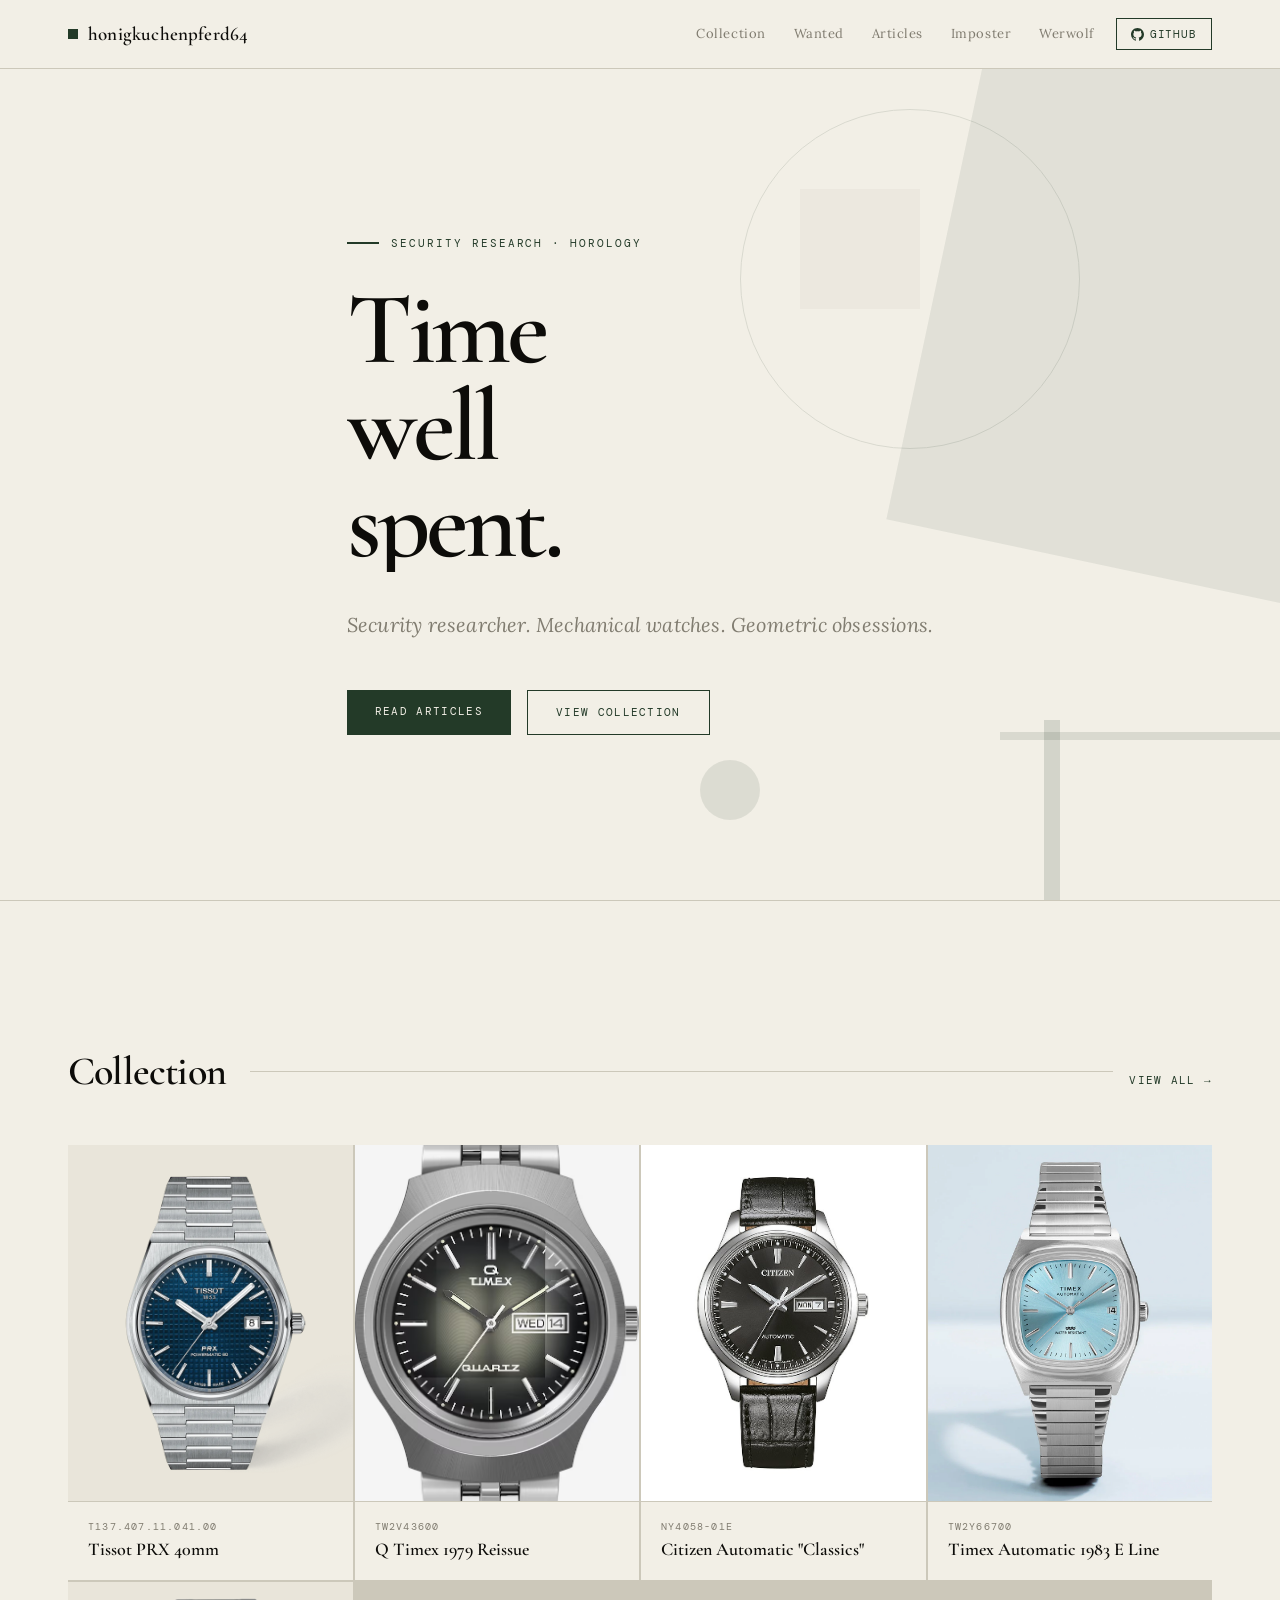
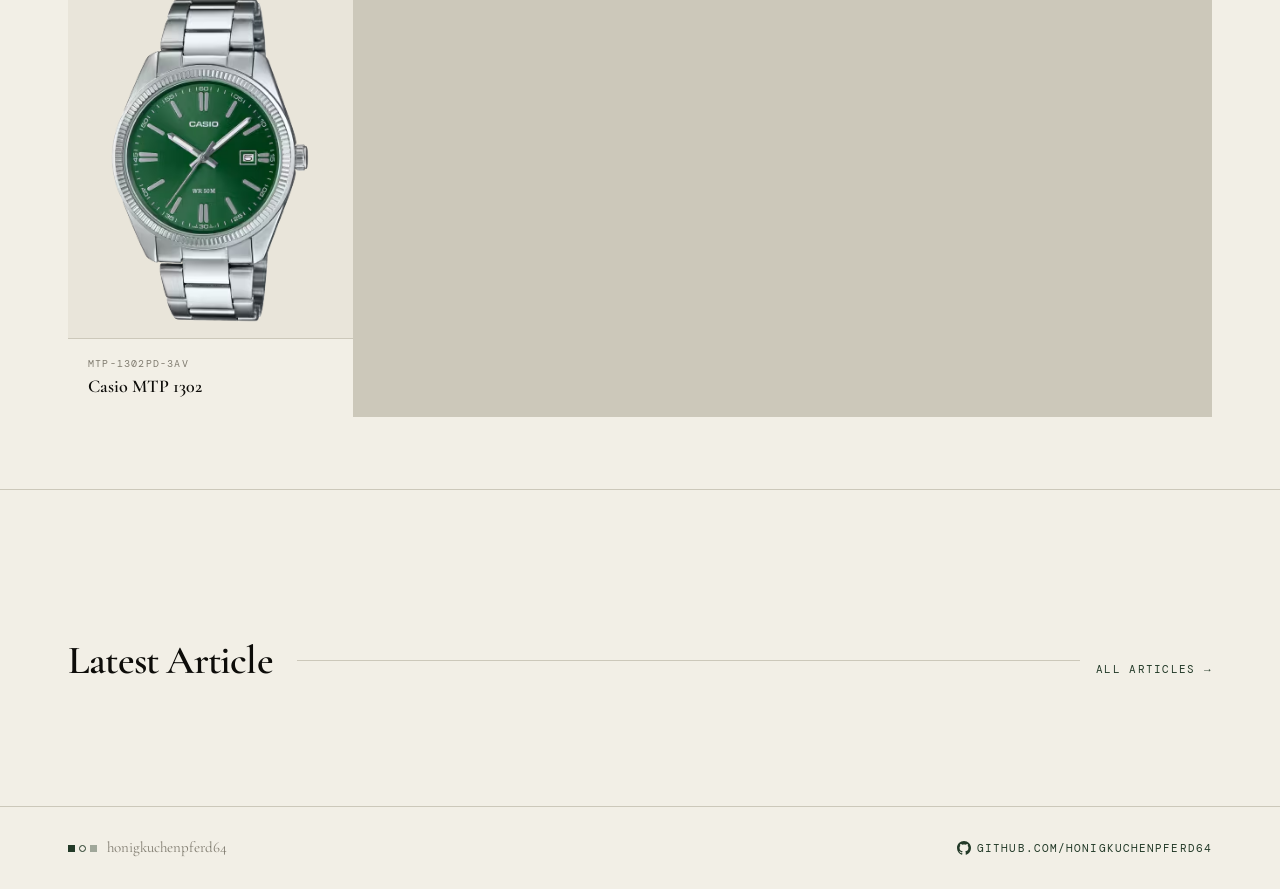
<file: index.html>
<!DOCTYPE html>
<html lang="en">
<head>
<meta charset="UTF-8" />
<meta name="viewport" content="width=device-width, initial-scale=1.0" />
<title>honigkuchenpferd64</title>
<link rel="preconnect" href="https://fonts.googleapis.com" />
<link href="https://fonts.googleapis.com/css2?family=Cormorant+Garamond:ital,wght@0,300;0,400;0,500;0,600;0,700;1,300;1,400;1,600&family=Lora:ital,wght@0,400;0,500;1,400&family=DM+Mono:wght@300;400;500&display=swap" rel="stylesheet" />
<link rel="stylesheet" href="style.css" />
<style>
  /* ── HERO ─────────────────────────────────────────────── */
  .hero {
    min-height: calc(100vh - 68px);
    display: flex;
    align-items: center;
    position: relative;
    overflow: hidden;
    padding: 80px 0;
    border-bottom: 1px solid var(--border);
  }

  /* Abstract geometric composition */
  .hero-geo {
    position: absolute;
    inset: 0;
    pointer-events: none;
    overflow: hidden;
  }
  .geo-rect-1 {
    position: absolute;
    width: 420px; height: 560px;
    background: var(--accent);
    top: -60px; right: -80px;
    transform: rotate(12deg);
    opacity: 0;
    animation: geoIn1 1.2s cubic-bezier(.16,1,.3,1) .1s forwards;
  }
  .geo-circle-1 {
    position: absolute;
    width: 340px; height: 340px;
    border-radius: 50%;
    border: 1.5px solid var(--accent);
    right: 200px; top: 40px;
    opacity: 0;
    animation: geoIn1 1.4s cubic-bezier(.16,1,.3,1) .25s forwards;
  }
  .geo-rect-2 {
    position: absolute;
    width: 120px; height: 120px;
    background: var(--surface);
    right: 360px; top: 120px;
    opacity: 0;
    animation: geoIn1 1s cubic-bezier(.16,1,.3,1) .4s forwards;
  }
  .geo-rect-3 {
    position: absolute;
    width: 280px; height: 8px;
    background: var(--accent);
    opacity: 0.12;
    bottom: 160px; right: 0;
    animation: geoIn1 1.2s ease .6s forwards;
  }
  .geo-circle-2 {
    position: absolute;
    width: 60px; height: 60px;
    border-radius: 50%;
    background: var(--accent);
    opacity: 0;
    bottom: 80px; right: 520px;
    animation: geoIn1 .8s ease .5s forwards;
  }
  .geo-rect-4 {
    position: absolute;
    width: 16px; height: 200px;
    background: var(--accent);
    opacity: 0.15;
    bottom: -20px; right: 220px;
    animation: geoIn1 1s ease .7s forwards;
  }

  @keyframes geoIn1 {
    from { opacity: 0; transform: translateY(30px) rotate(var(--r, 0deg)); }
    to   { opacity: var(--o, 1); transform: translateY(0) rotate(var(--r, 0deg)); }
  }
  .geo-rect-1  { --r: 12deg; --o: 0.08; }
  .geo-circle-1 { --r: 0deg; --o: 0.12; }
  .geo-rect-2  { --r: 0deg;  --o: 0.6; }
  .geo-rect-3  { --r: 0deg;  --o: 0.12; }
  .geo-circle-2 { --r: 0deg; --o: 0.1; }
  .geo-rect-4  { --r: 0deg;  --o: 0.15; }

  .hero-content { position: relative; z-index: 2; max-width: 860px; }

  /* Staggered word animation */
  .hero-label {
    font-family: var(--mono);
    font-size: 11px;
    letter-spacing: 0.18em;
    text-transform: uppercase;
    color: var(--accent);
    margin-bottom: 28px;
    display: flex;
    align-items: center;
    gap: 12px;
    opacity: 0;
    animation: slideUp .7s ease .3s forwards;
  }
  .hero-label-line {
    width: 32px; height: 1.5px;
    background: var(--accent);
    display: inline-block;
  }

  .hero-title {
    font-family: var(--serif);
    font-weight: 600;
    font-size: clamp(48px, 8vw, 108px);
    color: var(--bright);
    line-height: 0.95;
    letter-spacing: -0.04em;
    margin-bottom: 36px;
    overflow: hidden;
  }
  .hero-title-line {
    display: block;
    overflow: hidden;
  }
  .hero-title-inner {
    display: block;
    opacity: 0;
    transform: translateY(100%);
    animation: lineIn .9s cubic-bezier(.16,1,.3,1) both;
  }
  .hero-title-line:nth-child(1) .hero-title-inner { animation-delay: .4s; }
  .hero-title-line:nth-child(2) .hero-title-inner { animation-delay: .55s; }
  .hero-title-line:nth-child(3) .hero-title-inner { animation-delay: .7s; }

  @keyframes lineIn {
    to { opacity: 1; transform: translateY(0); }
  }

  .hero-tagline {
    font-family: var(--body);
    font-style: italic;
    font-size: clamp(16px, 2vw, 20px);
    color: var(--muted);
    letter-spacing: 0.01em;
    opacity: 0;
    animation: slideUp .7s ease .95s forwards;
  }
  @keyframes slideUp {
    from { opacity: 0; transform: translateY(12px); }
    to   { opacity: 1; transform: none; }
  }

  .hero-cta {
    display: flex;
    gap: 16px;
    margin-top: 48px;
    flex-wrap: wrap;
    opacity: 0;
    animation: slideUp .7s ease 1.1s forwards;
  }
  .btn-primary {
    font-family: var(--mono);
    font-size: 11px;
    letter-spacing: 0.12em;
    text-transform: uppercase;
    background: var(--accent);
    color: var(--bg);
    padding: 12px 28px;
    transition: background .25s, color .25s;
  }
  .btn-primary:hover { background: var(--bright); }
  .btn-ghost {
    font-family: var(--mono);
    font-size: 11px;
    letter-spacing: 0.12em;
    text-transform: uppercase;
    color: var(--accent);
    border: 1.5px solid var(--accent);
    padding: 12px 28px;
    transition: background .25s, color .25s;
  }
  .btn-ghost:hover { background: var(--accent); color: var(--bg); }

  /* ── TEASER SECTIONS ────────────────────────────────── */
  .teaser-section { padding: 72px 0; border-bottom: 1px solid var(--border); }

  .teaser-grid {
    display: grid;
    grid-template-columns: repeat(auto-fill, minmax(240px, 1fr));
    gap: 2px;
    background: var(--border);
    margin-top: 32px;
  }
  .teaser-card {
    background: var(--bg);
    position: relative;
    overflow: hidden;
  }
  .teaser-card-img {
    aspect-ratio: 4/5;
    overflow: hidden;
    background: var(--surface);
    display: flex;
    align-items: center;
    justify-content: center;
  }
  .teaser-card-img img { width: 100%; height: 100%; object-fit: cover; transition: transform .6s ease; }
  .teaser-card:hover .teaser-card-img img { transform: scale(1.05); }
  .teaser-card-info { padding: 16px 20px 20px; border-top: 1px solid var(--border); }
  .teaser-card-ref { font-family: var(--mono); font-size: 10px; letter-spacing: 0.12em; text-transform: uppercase; color: var(--muted); margin-bottom: 4px; }
  .teaser-card-name { font-family: var(--serif); font-weight: 600; font-size: 18px; color: var(--bright); line-height: 1.2; }

  /* featured article teaser */
  .featured-article {
    display: grid;
    grid-template-columns: 1fr 1fr;
    gap: 2px;
    background: var(--border);
    margin-top: 32px;
    cursor: pointer;
    transition: background .2s;
  }
  @media (max-width: 700px) { .featured-article { grid-template-columns: 1fr; } }
  .featured-article:hover .fa-img img { transform: scale(1.04); }
  .fa-img {
    aspect-ratio: 4/3;
    background: var(--surface);
    overflow: hidden;
    display: flex;
    align-items: center;
    justify-content: center;
  }
  .fa-img img { width: 100%; height: 100%; object-fit: cover; transition: transform .6s ease; }
  .fa-body {
    background: var(--bg);
    padding: 40px;
    display: flex;
    flex-direction: column;
    justify-content: center;
    gap: 12px;
    transition: background .2s;
  }
  .featured-article:hover .fa-body { background: var(--accent-pale); }
  .fa-meta { display: flex; gap: 12px; align-items: center; }
  .fa-title {
    font-family: var(--serif);
    font-weight: 600;
    font-size: clamp(22px, 3vw, 34px);
    color: var(--bright);
    line-height: 1.15;
    letter-spacing: -0.02em;
  }
  .fa-excerpt { font-family: var(--body); font-size: 14px; color: var(--muted); line-height: 1.6; }
  .fa-read {
    font-family: var(--mono);
    font-size: 11px;
    letter-spacing: 0.12em;
    text-transform: uppercase;
    color: var(--accent);
    margin-top: 8px;
    display: inline-flex;
    align-items: center;
    gap: 8px;
    transition: gap .25s;
  }
  .featured-article:hover .fa-read { gap: 14px; }

  .section-link {
    display: inline-flex;
    align-items: center;
    gap: 8px;
    font-family: var(--mono);
    font-size: 11px;
    letter-spacing: 0.12em;
    text-transform: uppercase;
    color: var(--accent);
    margin-top: 24px;
    transition: gap .25s;
  }
  .section-link:hover { gap: 14px; }
</style>
</head>
<body>

<!-- NAV -->
<nav class="site-nav">
  <div class="wrap nav-inner">
    <a href="index.html" class="nav-logo">
      <span class="nav-logo-mark"></span>
      honigkuchenpferd64
    </a>
    <div class="nav-links">
      <a href="collection.html" class="nav-link">Collection</a>
      <a href="wanted.html"     class="nav-link">Wanted</a>
      <a href="articles.html"   class="nav-link">Articles</a>
      <a href="imposter/"       class="nav-link">Imposter</a>
      <a href="werwolf/"        class="nav-link">Werwolf</a>
      <a href="https://github.com/honigkuchenpferd64" target="_blank" class="nav-github">
        <svg viewBox="0 0 24 24"><path d="M12 0C5.37 0 0 5.37 0 12c0 5.3 3.438 9.8 8.205 11.385.6.113.82-.258.82-.577 0-.285-.01-1.04-.015-2.04-3.338.724-4.042-1.61-4.042-1.61C4.422 18.07 3.633 17.7 3.633 17.7c-1.087-.744.084-.729.084-.729 1.205.084 1.838 1.236 1.838 1.236 1.07 1.835 2.809 1.305 3.495.998.108-.776.417-1.305.76-1.605-2.665-.3-5.466-1.332-5.466-5.93 0-1.31.465-2.38 1.235-3.22-.135-.303-.54-1.523.105-3.176 0 0 1.005-.322 3.3 1.23.96-.267 1.98-.399 3-.405 1.02.006 2.04.138 3 .405 2.28-1.552 3.285-1.23 3.285-1.23.645 1.653.24 2.873.12 3.176.765.84 1.23 1.91 1.23 3.22 0 4.61-2.805 5.625-5.475 5.92.42.36.81 1.096.81 2.22 0 1.606-.015 2.896-.015 3.286 0 .315.21.69.825.57C20.565 21.795 24 17.295 24 12c0-6.63-5.37-12-12-12"/></svg>
        GitHub
      </a>
    </div>
  </div>
</nav>

<!-- HERO -->
<section class="hero">
  <div class="hero-geo">
    <div class="geo-rect-1"></div>
    <div class="geo-circle-1"></div>
    <div class="geo-rect-2"></div>
    <div class="geo-rect-3"></div>
    <div class="geo-circle-2"></div>
    <div class="geo-rect-4"></div>
  </div>
  <div class="wrap">
    <div class="hero-content">
      <div class="hero-label">
        <span class="hero-label-line"></span>
        Security Research · Horology
      </div>
      <h1 class="hero-title" id="hero-title">
        <span class="hero-title-line"><span class="hero-title-inner">Time</span></span>
        <span class="hero-title-line"><span class="hero-title-inner">well</span></span>
        <span class="hero-title-line"><span class="hero-title-inner">spent.</span></span>
      </h1>
      <p class="hero-tagline" id="hero-tagline"></p>
      <div class="hero-cta">
        <a href="articles.html" class="btn-primary">Read Articles</a>
        <a href="collection.html" class="btn-ghost">View Collection</a>
      </div>
    </div>
  </div>
</section>

<!-- WATCH TEASER -->
<section class="teaser-section">
  <div class="wrap">
    <div class="sec-heading reveal">
      <h2>Collection</h2>
      <span class="sec-heading-rule"></span>
      <a href="collection.html" class="section-link" style="margin: 0;">View all →</a>
    </div>
    <div class="teaser-grid reveal reveal-d1" id="watch-teaser"></div>
  </div>
</section>

<!-- ARTICLE TEASER -->
<section class="teaser-section" style="border-bottom: none;">
  <div class="wrap">
    <div class="sec-heading reveal">
      <h2>Latest Article</h2>
      <span class="sec-heading-rule"></span>
      <a href="articles.html" class="section-link" style="margin: 0;">All articles →</a>
    </div>
    <div class="reveal reveal-d1" id="article-teaser"></div>
  </div>
</section>

<!-- FOOTER -->
<footer class="site-footer">
  <div class="wrap" style="display:flex; justify-content:space-between; align-items:center; width:100%; flex-wrap:wrap; gap:12px;">
    <div class="footer-name">
      <div class="footer-mark">
        <span class="footer-sq"></span>
        <span class="footer-ci"></span>
        <span class="footer-sq" style="opacity:.4;"></span>
      </div>
      honigkuchenpferd64
    </div>
    <a href="https://github.com/honigkuchenpferd64" target="_blank" class="footer-github">
      <svg viewBox="0 0 24 24"><path d="M12 0C5.37 0 0 5.37 0 12c0 5.3 3.438 9.8 8.205 11.385.6.113.82-.258.82-.577 0-.285-.01-1.04-.015-2.04-3.338.724-4.042-1.61-4.042-1.61C4.422 18.07 3.633 17.7 3.633 17.7c-1.087-.744.084-.729.084-.729 1.205.084 1.838 1.236 1.838 1.236 1.07 1.835 2.809 1.305 3.495.998.108-.776.417-1.305.76-1.605-2.665-.3-5.466-1.332-5.466-5.93 0-1.31.465-2.38 1.235-3.22-.135-.303-.54-1.523.105-3.176 0 0 1.005-.322 3.3 1.23.96-.267 1.98-.399 3-.405 1.02.006 2.04.138 3 .405 2.28-1.552 3.285-1.23 3.285-1.23.645 1.653.24 2.873.12 3.176.765.84 1.23 1.91 1.23 3.22 0 4.61-2.805 5.625-5.475 5.92.42.36.81 1.096.81 2.22 0 1.606-.015 2.896-.015 3.286 0 .315.21.69.825.57C20.565 21.795 24 17.295 24 12c0-6.63-5.37-12-12-12"/></svg>
      github.com/honigkuchenpferd64
    </a>
  </div>
</footer>

<script src="config.js"></script>
<script>
  // Tagline
  document.getElementById('hero-tagline').textContent = SITE.tagline;

  // ── WATCH TEASER ──────────────────────────────────────────
  const phSvg = `<svg width="60" height="80" viewBox="0 0 60 80" fill="none" xmlns="http://www.w3.org/2000/svg" class="ph-svg">
    <rect x="18" y="2" width="24" height="8" rx="1" stroke="#233a28" stroke-width="1.5"/>
    <rect x="18" y="70" width="24" height="8" rx="1" stroke="#233a28" stroke-width="1.5"/>
    <circle cx="30" cy="40" r="22" stroke="#233a28" stroke-width="1.5"/>
    <circle cx="30" cy="40" r="3" fill="#233a28"/>
    <line x1="30" y1="22" x2="30" y2="40" stroke="#233a28" stroke-width="1.5" stroke-linecap="round"/>
    <line x1="30" y1="40" x2="42" y2="40" stroke="#233a28" stroke-width="1.5" stroke-linecap="round"/>
  </svg>`;

  function watchCardHTML(w, badge) {
    return `<div class="teaser-card">
      <div class="teaser-card-img">
        ${w.img
          ? `<img src="${w.img}" alt="${w.name}" loading="lazy">`
          : phSvg}
      </div>
      <div class="teaser-card-info">
        <div class="teaser-card-ref">${w.ref}</div>
        <div class="teaser-card-name">${w.name}</div>
      </div>
    </div>`;
  }

  const teaserWatches = SITE.collection;
  document.getElementById('watch-teaser').innerHTML = teaserWatches.map(w => watchCardHTML(w)).join('');

  // ── ARTICLE TEASER ─────────────────────────────────────────
  const a = SITE.articles[0];
  if (a) {
    const dateStr = new Date(a.date).toLocaleDateString('en-GB', { day: 'numeric', month: 'long', year: 'numeric' });
    document.getElementById('article-teaser').innerHTML = `
      <div class="featured-article" onclick="location.href='article.html?id=${a.id}'">
        <div class="fa-img">${a.img ? `<img src="${a.img}" alt="${a.title}">` : phSvg}</div>
        <div class="fa-body">
          <div class="fa-meta">
            <span class="article-date">${dateStr}</span>
            <span class="article-tag">${a.tag}</span>
          </div>
          <div class="fa-title">${a.title}</div>
          <div class="fa-excerpt">${a.excerpt}</div>
          <span class="fa-read">Read article →</span>
        </div>
      </div>`;
  }

  // ── SCROLL REVEAL ──────────────────────────────────────────
  const obs = new IntersectionObserver(entries => {
    entries.forEach(e => { if (e.isIntersecting) { e.target.classList.add('in'); obs.unobserve(e.target); } });
  }, { threshold: 0.1 });
  document.querySelectorAll('.reveal').forEach(el => obs.observe(el));
</script>
</body>
</html>
</file>
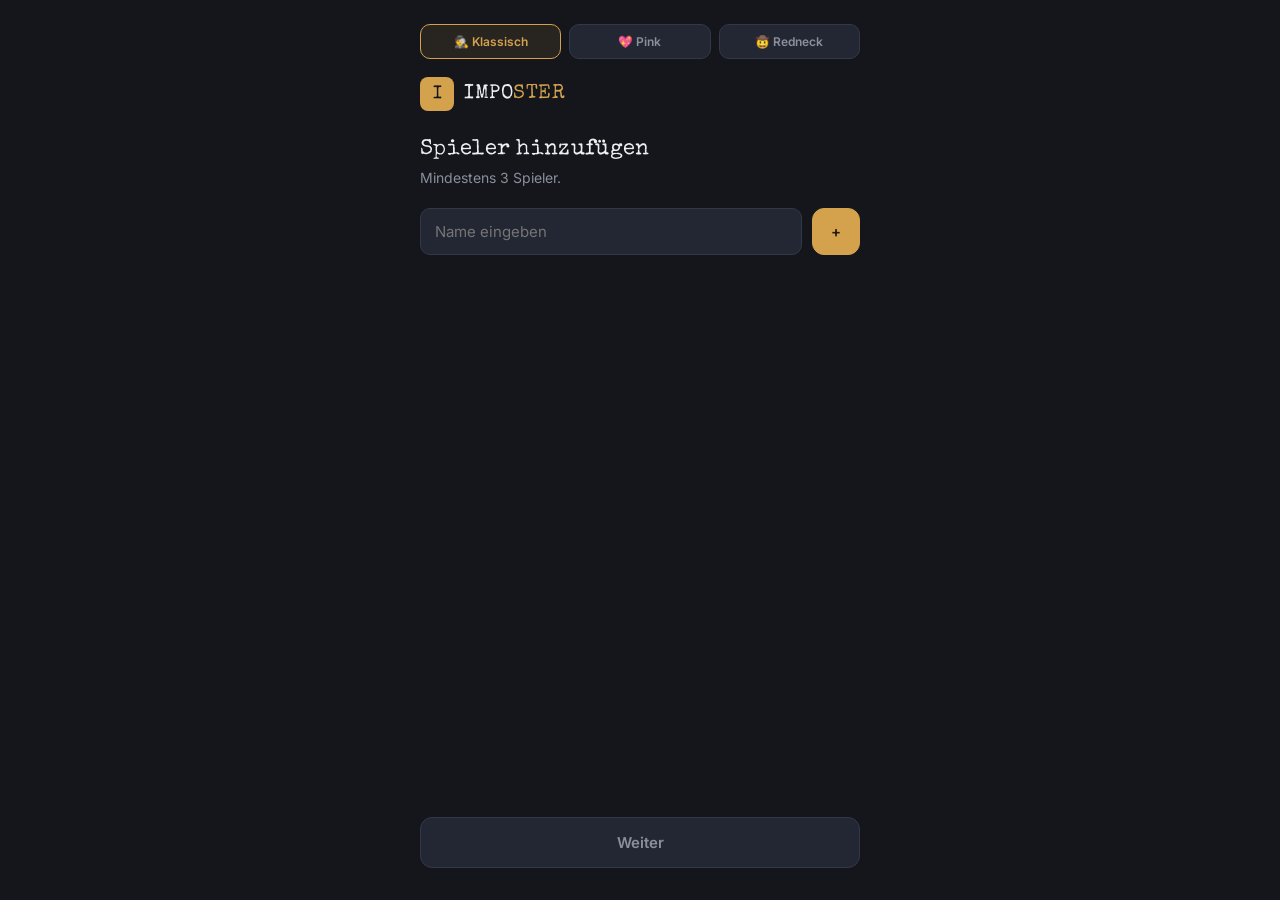
<file: imposter/index.html>
<!DOCTYPE html>
<html lang="de">
<head>
<meta charset="UTF-8">
<meta name="viewport" content="width=device-width, initial-scale=1.0, maximum-scale=1.0, user-scalable=no">
<title>Imposter – Das Party-Spiel</title>
<link rel="preconnect" href="https://fonts.googleapis.com">
<link rel="preconnect" href="https://fonts.gstatic.com" crossorigin>
<link href="https://fonts.googleapis.com/css2?family=Special+Elite&family=Fredoka:wght@400;500;600;700&family=Rye&family=Inter:wght@400;500;600;700&display=swap" rel="stylesheet">
<style>
  :root{
    --bg: #14161c;
    --panel: #1c1f28;
    --panel-2: #232733;
    --line: #333849;
    --gold: #d4a24c;
    --gold-dim: #9c7c42;
    --orange: #e2883b;
    --red: #c1443c;
    --text: #eef0f0;
    --muted: #8b8f9c;
    --paper: #f2ead8;
    --paper-ink: #2b2620;
    --green: #4f7a5c;
    --font-display: 'Special Elite', monospace;
  }
  [data-theme="pink"]{
    --bg: #ffdcef;
    --panel: #ffffff;
    --panel-2: #ffe8f5;
    --line: #ffb6de;
    --gold: #ff4fa8;
    --gold-dim: #e0388f;
    --orange: #ff7ec2;
    --red: #ff2d78;
    --text: #6b1345;
    --muted: #b4638f;
    --paper: #fff2fa;
    --paper-ink: #7a1350;
    --green: #4f7a5c;
    --font-display: 'Fredoka', sans-serif;
  }
  [data-theme="redneck"]{
    --bg: #12181f;
    --panel: #1d2a36;
    --panel-2: #253846;
    --line: #3d5567;
    --gold: #ffcc00;
    --gold-dim: #c79f00;
    --orange: #ff6a00;
    --red: #c8102e;
    --text: #f5f0e2;
    --muted: #93a7b3;
    --paper: #ecdfba;
    --paper-ink: #3b2a13;
    --green: #4f7a5c;
    --font-display: 'Rye', serif;
  }
  .theme-switch{
    display:flex; gap:8px; margin-bottom:18px;
  }
  .theme-btn{
    flex:1;
    padding:9px 6px;
    border-radius:10px;
    border:1px solid var(--line);
    background:var(--panel-2);
    color:var(--muted);
    font-family:'Inter',sans-serif;
    font-size:12px;
    font-weight:600;
    cursor:pointer;
    text-align:center;
  }
  .theme-btn.active{
    border-color:var(--gold);
    color:var(--gold);
    background:rgba(212,162,76,0.1);
  }
  *{box-sizing:border-box;}
  html,body{margin:0;padding:0;}
  body{
    background:var(--bg);
    color:var(--text);
    font-family:'Inter',sans-serif;
    min-height:100vh;
    overflow-x:hidden;
    -webkit-tap-highlight-color: transparent;
  }
  .stage{
    max-width:480px;
    margin:0 auto;
    min-height:100vh;
    display:flex;
    flex-direction:column;
    padding:24px 20px 32px;
    position:relative;
  }
  .brand{
    display:flex;
    align-items:center;
    gap:10px;
    margin-bottom:28px;
  }
  .brand-mark{
    width:34px;height:34px;border-radius:8px;
    background:var(--gold);
    display:flex;align-items:center;justify-content:center;
    font-family:var(--font-display);
    color:var(--bg);
    font-size:18px;
    flex:none;
  }
  .brand-text{
    font-family:var(--font-display);
    font-size:20px;
    letter-spacing:0.5px;
  }
  .brand-text span{color:var(--gold);}
  h1{font-family:var(--font-display); font-size:22px; font-weight:400; margin:0 0 6px; letter-spacing:0.3px;}
  h2{font-family:var(--font-display); font-size:17px; font-weight:400; margin:0 0 4px;}
  p.sub{color:var(--muted); font-size:14px; line-height:1.5; margin:0 0 20px;}
  .card{
    background:var(--panel);
    border:1px solid var(--line);
    border-radius:14px;
    padding:18px;
    margin-bottom:16px;
  }
  .btn{
    display:flex;align-items:center;justify-content:center;gap:8px;
    width:100%;
    padding:15px 18px;
    border-radius:12px;
    border:none;
    font-family:'Inter',sans-serif;
    font-size:15px;
    font-weight:600;
    cursor:pointer;
    background:var(--panel-2);
    color:var(--text);
    border:1px solid var(--line);
    transition:transform .12s ease, background .12s ease;
  }
  .btn:active{transform:scale(0.97);}
  .btn-primary{
    background:var(--gold);
    color:#211a0c;
    border:1px solid var(--gold);
  }
  .btn-primary:disabled{
    background:var(--panel-2);
    color:var(--muted);
    border:1px solid var(--line);
    cursor:not-allowed;
  }
  .btn-danger{
    background:transparent;
    color:var(--red);
    border:1px solid rgba(193,68,60,0.4);
  }
  .btn-ghost{
    background:transparent;
    border:1px solid var(--line);
  }
  .row{display:flex; gap:10px;}
  .grow{flex:1;}
  input[type=text], input[type=number]{
    width:100%;
    padding:13px 14px;
    border-radius:10px;
    border:1px solid var(--line);
    background:var(--panel-2);
    color:var(--text);
    font-family:'Inter',sans-serif;
    font-size:15px;
    outline:none;
  }
  input[type=text]:focus, input[type=number]:focus{
    border-color:var(--gold-dim);
  }
  .player-list{display:flex; flex-direction:column; gap:8px; margin-bottom:16px;}
  .player-chip{
    display:flex; align-items:center; justify-content:space-between;
    background:var(--panel-2);
    border:1px solid var(--line);
    border-radius:10px;
    padding:11px 14px;
    font-size:15px;
  }
  .player-chip .num{
    color:var(--muted);
    font-family:var(--font-display);
    margin-right:10px;
    font-size:13px;
  }
  .remove-btn{
    background:none; border:none; color:var(--muted); font-size:18px;
    cursor:pointer; line-height:1; padding:2px 6px;
  }
  .remove-btn:hover{color:var(--red);}
  .stepper{
    display:flex; align-items:center; justify-content:space-between;
    background:var(--panel-2);
    border:1px solid var(--line);
    border-radius:10px;
    padding:6px 6px 6px 16px;
  }
  .stepper .val{font-family:var(--font-display); font-size:20px; min-width:30px; text-align:center;}
  .stepper button{
    width:38px;height:38px;border-radius:8px;border:1px solid var(--line);
    background:var(--panel); color:var(--text); font-size:18px; cursor:pointer;
  }
  .cat-grid{display:grid; grid-template-columns:1fr 1fr; gap:8px;}
  .cat-chip{
    padding:11px 10px;
    border-radius:10px;
    border:1px solid var(--line);
    background:var(--panel-2);
    font-size:13.5px;
    text-align:center;
    cursor:pointer;
    color:var(--muted);
    user-select:none;
  }
  .cat-chip.on{
    border-color:var(--gold);
    color:var(--gold);
    background:rgba(212,162,76,0.08);
  }
  .toggle-row{
    display:flex; align-items:center; justify-content:space-between;
    padding:4px 2px;
  }
  .switch{
    width:44px;height:26px;border-radius:20px;background:var(--panel-2);
    border:1px solid var(--line);
    position:relative; cursor:pointer; flex:none;
  }
  .switch.on{background:var(--gold-dim); border-color:var(--gold);}
  .switch .knob{
    position:absolute; top:2px; left:2px; width:20px; height:20px; border-radius:50%;
    background:var(--text); transition:left .15s ease;
  }
  .switch.on .knob{left:20px; background:#211a0c;}
  .label-row{font-size:14px; color:var(--text);}
  .label-row .desc{font-size:12.5px; color:var(--muted); margin-top:2px;}

  .center-flow{
    flex:1;
    display:flex; flex-direction:column; align-items:center; justify-content:center;
    text-align:center;
  }
  .pass-name{
    font-family:var(--font-display);
    font-size:30px;
    color:var(--gold);
    margin:10px 0 6px;
  }
  .goofy-tag{
    font-family:var(--font-display);
    font-size:26px;
    line-height:1.25;
    letter-spacing:0.5px;
    color:var(--red);
    text-transform:uppercase;
    margin-bottom:14px;
    transform:rotate(-3deg);
  }
  .starter-tag{
    font-family:var(--font-display);
    font-size:16px;
    color:var(--gold);
    text-align:center;
    margin:0 0 4px;
  }
  .progress-dots{display:flex; gap:6px; justify-content:center; margin-bottom:22px;}
  .dot{width:7px;height:7px;border-radius:50%; background:var(--line);}
  .dot.done{background:var(--gold);}
  .dot.active{background:var(--text);}

  .folder-wrap{
    position:relative;
    width:100%;
    max-width:320px;
    height:340px;
    margin:18px auto 8px;
    border-radius:16px;
    overflow:hidden;
    border:1px solid var(--line);
  }
  .content{
    position:absolute; inset:0;
    background:var(--paper);
    display:flex; flex-direction:column; align-items:center; justify-content:center;
    padding:24px 18px;
    color:var(--paper-ink);
  }
  .cover{
    position:absolute; inset:0;
    background:var(--panel-2);
    display:flex; align-items:center; justify-content:center;
    z-index:2;
    touch-action:none;
    cursor:grab;
    transform:translateY(0);
  }
  .cover.animate{transition:transform .3s cubic-bezier(.2,.7,.3,1);}
  .cover .hint-text{
    color:var(--muted);
    font-size:13px;
    padding:0 30px;
    display:flex; flex-direction:column; align-items:center; gap:10px;
  }
  .cover .arrow{font-size:22px; color:var(--gold); animation:bounce 1.6s infinite;}
  @keyframes bounce{
    0%,100%{transform:translateY(0);}
    50%{transform:translateY(-10px);}
  }
  .cover .tab{
    position:absolute; bottom:14px; left:50%; transform:translateX(-50%);
    width:56px; height:6px; border-radius:4px;
    background:rgba(255,255,255,0.18);
  }
  .content .role-label{
    font-family:var(--font-display);
    font-size:12px;
    letter-spacing:1.5px;
    text-transform:uppercase;
    color:rgba(43,38,32,0.55);
    margin-bottom:10px;
  }
  .content .secret-word{
    font-family:var(--font-display);
    font-size:30px;
    line-height:1.25;
    word-break:break-word;
  }
  .content .category-tag{
    margin-top:14px;
    font-size:12.5px;
    color:rgba(43,38,32,0.6);
  }
  .stamp{
    font-family:var(--font-display);
    font-size:26px;
    color:var(--red);
    border:3px solid var(--red);
    border-radius:8px;
    padding:6px 16px;
    transform:rotate(-8deg);
    letter-spacing:1px;
    opacity:0;
  }
  .content.revealed .stamp{
    animation:stampin .35s ease forwards .05s;
  }
  @keyframes stampin{
    0%{opacity:0; transform:rotate(-8deg) scale(1.6);}
    70%{opacity:1; transform:rotate(-8deg) scale(0.92);}
    100%{opacity:1; transform:rotate(-8deg) scale(1);}
  }
  .reveal-note{color:var(--muted); font-size:13px; margin-top:16px; min-height:18px;}

  .timer-circle{
    width:220px; height:220px;
    display:flex; align-items:center; justify-content:center;
    margin:20px auto;
    position:relative;
  }
  .timer-circle svg{
    position:absolute; inset:0; transform:rotate(-90deg);
  }
  .timer-ring-track{ stroke:var(--panel-2); }
  .timer-ring-progress{
    stroke:var(--orange);
    stroke-linecap:round;
    transition:stroke-dashoffset 1s linear, stroke .3s ease;
  }
  .timer-ring-progress.danger{ stroke:var(--red); }
  .timer-circle .time{
    font-family:var(--font-display);
    font-size:42px;
  }
  .results-list{display:flex; flex-direction:column; gap:8px; margin:16px 0 20px;}
  .result-row{
    display:flex; align-items:center; justify-content:space-between;
    background:var(--panel-2);
    border:1px solid var(--line);
    border-radius:10px;
    padding:12px 14px;
  }
  .result-row.imp{border-color:rgba(193,68,60,0.5);}
  .result-role{
    font-size:12px;
    font-family:var(--font-display);
    color:var(--muted);
  }
  .result-row.imp .result-role{color:var(--red);}
  .footer-space{height:4px;}
  .bottom-actions{display:flex; flex-direction:column; gap:10px; margin-top:auto; padding-top:18px;}
  .word-reveal-box{
    background:var(--panel-2); border:1px solid var(--line); border-radius:12px;
    padding:16px; text-align:center; margin-bottom:16px;
  }
  .word-reveal-box .w{font-family:var(--font-display); font-size:24px; color:var(--gold);}
  .small-note{font-size:12px; color:var(--muted); text-align:center; margin-top:10px;}
  ::selection{background:var(--gold); color:#211a0c;}
</style>
</head>
<body>
<div id="app" class="stage"></div>

<script>
const CATEGORIES = {
  essen: { label: "Essen & Trinken", words: [
    {w:"Pizza",h:"Ofen"},{w:"Döner",h:"Spieß"},{w:"Currywurst",h:"Imbiss"},{w:"Sushi",h:"Reis"},
    {w:"Schnitzel",h:"Panade"},{w:"Erdbeere",h:"rot"},{w:"Kaffee",h:"wach"},{w:"Käsekuchen",h:"cremig"},
    {w:"Popcorn",h:"Kino"},{w:"Spaghetti",h:"Nudeln"},{w:"Honig",h:"Biene"},{w:"Brezel",h:"salzig"},
    {w:"Glühwein",h:"Weihnachtsmarkt"},{w:"Avocado",h:"grün"},{w:"Pommes",h:"frittiert"},
    {w:"Burger",h:"Brötchen"},{w:"Falafel",h:"Kichererbsen"},{w:"Tacos",h:"Mexiko"},{w:"Ramen",h:"Brühe"},
    {w:"Pfannkuchen",h:"Pfanne"},{w:"Waffel",h:"Herzform"},{w:"Schokolade",h:"süß"},{w:"Karamell",h:"klebrig"},
    {w:"Zimtschnecke",h:"Gewürz"},{w:"Baguette",h:"Frankreich"},{w:"Croissant",h:"Butterteig"},{w:"Marmelade",h:"Brotaufstrich"},
    {w:"Butter",h:"streichen"},{w:"Käse",h:"Milch"},{w:"Joghurt",h:"Becher"},{w:"Müsli",h:"Frühstück"},
    {w:"Smoothie",h:"Mixer"},{w:"Limonade",h:"spritzig"},{w:"Tee",h:"Beutel"},{w:"Kakao",h:"heiß"},
    {w:"Wassermelone",h:"Kerne"},{w:"Banane",h:"gelb"},{w:"Ananas",h:"stachelig"},{w:"Kiwi",h:"haarig"},
    {w:"Traube",h:"Rebe"},{w:"Kirsche",h:"Stiel"},{w:"Zitrone",h:"sauer"},{w:"Ketchup",h:"Flasche"},
    {w:"Senf",h:"scharf"},{w:"Mayonnaise",h:"weiß"},{w:"Kartoffelsalat",h:"Grillfest"},{w:"Gulasch",h:"Paprika"},
    {w:"Lasagne",h:"Schichten"},{w:"Risotto",h:"Parmesan"},{w:"Paella",h:"Safran"}
  ]},
  tiere: { label: "Tiere", words: [
    {w:"Elefant",h:"Rüssel"},{w:"Pinguin",h:"Frack"},{w:"Löwe",h:"Mähne"},{w:"Delfin",h:"Meer"},
    {w:"Eichhörnchen",h:"Nuss"},{w:"Krake",h:"Tentakel"},{w:"Flamingo",h:"pink"},{w:"Igel",h:"Stacheln"},
    {w:"Hai",h:"Flosse"},{w:"Känguru",h:"Beutel"},{w:"Fledermaus",h:"Höhle"},{w:"Waschbär",h:"Maske"},
    {w:"Chamäleon",h:"Farbwechsel"},{w:"Otter",h:"Fell"},{w:"Pfau",h:"Federn"},
    {w:"Giraffe",h:"Hals"},{w:"Zebra",h:"Streifen"},{w:"Nashorn",h:"Horn"},{w:"Nilpferd",h:"Fluss"},
    {w:"Gorilla",h:"Brust"},{w:"Schimpanse",h:"Baum"},{w:"Koala",h:"Eukalyptus"},{w:"Panda",h:"Bambus"},
    {w:"Tiger",h:"orange"},{w:"Leopard",h:"Flecken"},{w:"Wolf",h:"Rudel"},{w:"Fuchs",h:"schlau"},
    {w:"Bär",h:"Winterschlaf"},{w:"Hase",h:"Löffel"},{w:"Reh",h:"Wald"},{w:"Hirsch",h:"Geweih"},
    {w:"Wildschwein",h:"Borsten"},{w:"Frosch",h:"quaken"},{w:"Schildkröte",h:"Panzer"},{w:"Schlange",h:"züngeln"},
    {w:"Eidechse",h:"Schwanz"},{w:"Spinne",h:"Netz"},{w:"Biene",h:"Stachel"},{w:"Schmetterling",h:"Kokon"},
    {w:"Marienkäfer",h:"Punkte"},{w:"Ameise",h:"Kolonie"},{w:"Qualle",h:"durchsichtig"},{w:"Seepferdchen",h:"aufrecht"},
    {w:"Wal",h:"Fontäne"},{w:"Robbe",h:"Eis"},{w:"Papagei",h:"bunt"},{w:"Adler",h:"Krallen"},
    {w:"Eule",h:"nachtaktiv"},{w:"Storch",h:"Schnabel"},{w:"Kolibri",h:"schweben"}
  ]},
  berufe: { label: "Berufe", words: [
    {w:"Feuerwehrmann",h:"Schlauch"},{w:"Zahnarzt",h:"Bohrer"},{w:"Pilot",h:"Cockpit"},{w:"Bäcker",h:"Ofen"},
    {w:"Anwalt",h:"Gericht"},{w:"Friseur",h:"Schere"},{w:"Bauer",h:"Traktor"},{w:"Lehrer",h:"Tafel"},
    {w:"Koch",h:"Herd"},{w:"Polizist",h:"Uniform"},{w:"Elektriker",h:"Kabel"},{w:"Gärtner",h:"Schaufel"},
    {w:"Fotograf",h:"Kamera"},{w:"Krankenschwester",h:"Spritze"},{w:"DJ",h:"Kopfhörer"},
    {w:"Arzt",h:"Stethoskop"},{w:"Apotheker",h:"Tabletten"},{w:"Ingenieur",h:"Konstruktion"},{w:"Architekt",h:"Bauplan"},
    {w:"Journalist",h:"Notizblock"},{w:"Schauspieler",h:"Bühne"},{w:"Musiker",h:"Note"},{w:"Maler",h:"Pinsel"},
    {w:"Schreiner",h:"Holz"},{w:"Klempner",h:"Rohr"},{w:"Mechaniker",h:"Werkstatt"},{w:"Kellner",h:"Tablett"},
    {w:"Verkäufer",h:"Regal"},{w:"Kassierer",h:"Kasse"},{w:"Reiseleiter",h:"Gruppe"},{w:"Bibliothekar",h:"Bücher"},
    {w:"Richter",h:"Hammer"},{w:"Notar",h:"Siegel"},{w:"Steuerberater",h:"Formular"},{w:"Programmierer",h:"Code"},
    {w:"Designer",h:"Layout"},{w:"Bergführer",h:"Seil"},{w:"Zoowärter",h:"Käfig"},{w:"Astronaut",h:"Rakete"},
    {w:"Wissenschaftler",h:"Labor"},{w:"Detektiv",h:"Lupe"},{w:"Priester",h:"Kirche"},{w:"Soldat",h:"Kaserne"},
    {w:"Pfleger",h:"Station"},{w:"Tierarzt",h:"Haustier"},{w:"Metzger",h:"Fleisch"},{w:"Winzer",h:"Trauben"},
    {w:"Fischer",h:"Netz"},{w:"Postbote",h:"Brief"},{w:"Müllmann",h:"Tonne"}
  ]},
  orte: { label: "Orte & Länder", words: [
    {w:"Paris",h:"Eiffelturm"},{w:"Sahara",h:"Sand"},{w:"Island",h:"Vulkan"},{w:"Venedig",h:"Gondel"},
    {w:"Amazonas",h:"Regenwald"},{w:"New York",h:"Wolkenkratzer"},{w:"Bali",h:"Insel"},{w:"Alpen",h:"Berge"},
    {w:"Tokio",h:"Neonlichter"},{w:"Toskana",h:"Wein"},{w:"Norwegen",h:"Fjord"},{w:"Marokko",h:"Basar"},
    {w:"Hawaii",h:"Surfen"},{w:"Berlin",h:"Hauptstadt"},{w:"Antarktis",h:"Eis"},
    {w:"London",h:"Big Ben"},{w:"Rom",h:"Kolosseum"},{w:"Athen",h:"Akropolis"},{w:"Kairo",h:"Pyramiden"},
    {w:"Dubai",h:"Wüste"},{w:"Sydney",h:"Oper"},{w:"Rio de Janeiro",h:"Christus"},{w:"Peking",h:"Mauer"},
    {w:"Moskau",h:"Kreml"},{w:"Barcelona",h:"Gaudí"},{w:"Amsterdam",h:"Grachten"},{w:"Prag",h:"Karlsbrücke"},
    {w:"Wien",h:"Walzer"},{w:"Istanbul",h:"Bosporus"},{w:"Los Angeles",h:"Hollywood"},{w:"Mexiko-Stadt",h:"Azteken"},
    {w:"Buenos Aires",h:"Tango"},{w:"Kapstadt",h:"Tafelberg"},{w:"Singapur",h:"Hafen"},{w:"Bangkok",h:"Tempel"},
    {w:"Seoul",h:"K-Pop"},{w:"Lissabon",h:"Straßenbahn"},{w:"Dublin",h:"Guinness"},{w:"Kopenhagen",h:"Fahrrad"},
    {w:"Stockholm",h:"Schären"},{w:"Helsinki",h:"Sauna"},{w:"Warschau",h:"Wiederaufbau"},{w:"Budapest",h:"Thermalbad"},
    {w:"Zürich",h:"Banken"},{w:"Brüssel",h:"Waffeln"},{w:"Malediven",h:"Atoll"},{w:"Seychellen",h:"Granitfelsen"},
    {w:"Karibik",h:"Piraten"},{w:"Grönland",h:"Eisberg"},{w:"Galapagos",h:"Schildkröte"}
  ]},
  filme: { label: "Filme & Serien", words: [
    {w:"Titanic",h:"Eisberg"},{w:"Matrix",h:"Pille"},{w:"Shrek",h:"Sumpf"},{w:"Batman",h:"Fledermaus"},
    {w:"Avatar",h:"blau"},{w:"Friends",h:"Couch"},{w:"Jurassic Park",h:"Dinosaurier"},{w:"Star Wars",h:"Laserschwert"},
    {w:"Toy Story",h:"Spielzeug"},{w:"Frozen",h:"Eis"},{w:"Squid Game",h:"Tintenfisch"},{w:"Harry Potter",h:"Zauberstab"},
    {w:"Der Pate",h:"Mafia"},{w:"Joker",h:"Clown"},{w:"Inception",h:"Traum"},
    {w:"Spiderman",h:"Netz"},{w:"Ironman",h:"Rüstung"},{w:"Herr der Ringe",h:"Hobbit"},{w:"Fluch der Karibik",h:"Piraten"},
    {w:"Findet Nemo",h:"Clownfisch"},{w:"Die Simpsons",h:"gelb"},{w:"Breaking Bad",h:"Chemie"},{w:"Game of Thrones",h:"Thron"},
    {w:"Stranger Things",h:"Fahrrad"},{w:"The Office",h:"Büro"},{w:"Peaky Blinders",h:"Mütze"},{w:"La Casa de Papel",h:"Maske"},
    {w:"Dark",h:"Zeitreise"},{w:"Narcos",h:"Kartell"},{w:"The Crown",h:"Königin"},{w:"Grey's Anatomy",h:"Krankenhaus"},
    {w:"Vikings",h:"Axt"},{w:"Sherlock",h:"Lupe"},{w:"Black Mirror",h:"Technologie"},{w:"Rick and Morty",h:"Portal"},
    {w:"SpongeBob",h:"Ananas"},{w:"Minions",h:"Banane"},{w:"Zootopia",h:"Hase"},{w:"Coco",h:"Totenkopf"},
    {w:"Ratatouille",h:"Ratte"},{w:"Kung Fu Panda",h:"Bambus"},{w:"Alien",h:"Xenomorph"},{w:"Terminator",h:"Roboter"},
    {w:"Rocky",h:"Boxring"},{w:"Gladiator",h:"Arena"},{w:"Interstellar",h:"Wurmloch"},{w:"Whiplash",h:"Schlagzeug"},
    {w:"La La Land",h:"Jazz"},{w:"Parasite",h:"Treppe"},{w:"Casino Royale",h:"Poker"}
  ]},
  sport: { label: "Sport", words: [
    {w:"Fußball",h:"Tor"},{w:"Tennis",h:"Schläger"},{w:"Skifahren",h:"Schnee"},{w:"Boxen",h:"Handschuhe"},
    {w:"Schwimmen",h:"Wasser"},{w:"Basketball",h:"Korb"},{w:"Klettern",h:"Seil"},{w:"Surfen",h:"Welle"},
    {w:"Volleyball",h:"Netz"},{w:"Golf",h:"Loch"},{w:"Formel 1",h:"Rennstrecke"},{w:"Yoga",h:"Matte"},
    {w:"Tischtennis",h:"Schläger"},{w:"Rudern",h:"Boot"},{w:"Bowling",h:"Kegel"},
    {w:"Handball",h:"Wurf"},{w:"Eishockey",h:"Puck"},{w:"Leichtathletik",h:"Stadion"},{w:"Turnen",h:"Reck"},
    {w:"Judo",h:"Gürtel"},{w:"Karate",h:"Handkante"},{w:"Taekwondo",h:"Tritt"},{w:"Fechten",h:"Degen"},
    {w:"Reiten",h:"Sattel"},{w:"Segeln",h:"Wind"},{w:"Rennrad",h:"Helm"},{w:"Mountainbike",h:"Gelände"},
    {w:"Skateboard",h:"Rampe"},{w:"Snowboard",h:"Piste"},{w:"Eiskunstlauf",h:"Pirouette"},{w:"Biathlon",h:"Gewehr"},
    {w:"Rugby",h:"Tackle"},{w:"Cricket",h:"Schlagholz"},{w:"Baseball",h:"Homerun"},{w:"American Football",h:"Touchdown"},
    {w:"Darts",h:"Pfeil"},{w:"Squash",h:"Wand"},{w:"Badminton",h:"Federball"},{w:"Triathlon",h:"Wechselzone"},
    {w:"Marathon",h:"Strecke"},{w:"Klettersteig",h:"Fels"},{w:"Bogenschießen",h:"Zielscheibe"},{w:"Gewichtheben",h:"Hantel"},
    {w:"Crossfit",h:"Fitnessstudio"},{w:"Wasserball",h:"Becken"},{w:"Synchronschwimmen",h:"Nasenklammer"},{w:"Curling",h:"Besen"},
    {w:"Rennrodeln",h:"Schlitten"},{w:"Skispringen",h:"Schanze"},{w:"Speedskating",h:"Kufen"}
  ]},
  gegenstaende: { label: "Alltagsgegenstände", words: [
    {w:"Regenschirm",h:"Regen"},{w:"Kopfhörer",h:"Musik"},{w:"Wecker",h:"Klingeln"},{w:"Zahnbürste",h:"Zähne"},
    {w:"Rucksack",h:"Schule"},{w:"Kerze",h:"Flamme"},{w:"Spiegel",h:"Reflexion"},{w:"Schere",h:"schneiden"},
    {w:"Taschenlampe",h:"Dunkelheit"},{w:"Kissen",h:"weich"},{w:"Schlüsselbund",h:"Tür"},{w:"Feuerzeug",h:"Flamme"},
    {w:"Portemonnaie",h:"Geld"},{w:"Brille",h:"sehen"},{w:"Föhn",h:"Haare"},{w:"Handseife",h:"sauber"},
    {w:"Zahnpasta",h:"Tube"},{w:"Handtuch",h:"trocknen"},{w:"Kamm",h:"Zinken"},{w:"Bürste",h:"Borsten"},
    {w:"Nagelschere",h:"Maniküre"},{w:"Rasierer",h:"Klinge"},{w:"Deo",h:"Sprühen"},{w:"Parfüm",h:"Duft"},
    {w:"Uhr",h:"Zeiger"},{w:"Ring",h:"Finger"},{w:"Kette",h:"Hals"},{w:"Ohrringe",h:"Ohrläppchen"},
    {w:"Gürtel",h:"Schnalle"},{w:"Handschuhe",h:"warm"},{w:"Mütze",h:"Kopf"},{w:"Schal",h:"Winter"},
    {w:"Socken",h:"Füße"},{w:"Hausschuhe",h:"gemütlich"},{w:"Bügeleisen",h:"glatt"},{w:"Staubsauger",h:"saugen"},
    {w:"Besen",h:"fegen"},{w:"Eimer",h:"Wasser"},{w:"Schwamm",h:"abwaschen"},{w:"Waschmittel",h:"Wäsche"},
    {w:"Toilettenpapier",h:"Rolle"},{w:"Klebeband",h:"kleben"},{w:"Büroklammer",h:"Papier"},{w:"Locher",h:"Löcher"},
    {w:"Stift",h:"schreiben"},{w:"Radiergummi",h:"löschen"},{w:"Lineal",h:"gerade"},{w:"Taschenrechner",h:"Zahlen"},
    {w:"Akku",h:"aufladen"},{w:"Ladekabel",h:"Stecker"}
  ]},
  urlaub: { label: "Urlaub & Reisen", words: [
    {w:"Strand",h:"Sand"},{w:"Koffer",h:"packen"},{w:"Flughafen",h:"Gate"},{w:"Camping",h:"Zelt"},
    {w:"Kreuzfahrt",h:"Schiff"},{w:"Reisepass",h:"Grenze"},{w:"Sonnenbrand",h:"rot"},{w:"Hotel",h:"Zimmer"},
    {w:"Sandburg",h:"Eimer"},{w:"Wanderweg",h:"Berge"},{w:"Zeltplatz",h:"Lagerfeuer"},{w:"Souvenir",h:"Andenken"},
    {w:"Sonnencreme",h:"UV"},{w:"Bergsteigen",h:"Seil"},{w:"Roadtrip",h:"Auto"},
    {w:"Visum",h:"Stempel"},{w:"Gepäck",h:"Band"},{w:"Boardkarte",h:"Scan"},{w:"Zoll",h:"Kontrolle"},
    {w:"Rucksackreise",h:"günstig"},{w:"Jugendherberge",h:"Schlafsaal"},{w:"Ferienwohnung",h:"Küche"},{w:"Reiseführer",h:"Buch"},
    {w:"Landkarte",h:"falten"},{w:"Kompass",h:"Nadel"},{w:"Sightseeing",h:"Foto"},{w:"Strandkorb",h:"Nordsee"},
    {w:"Liegestuhl",h:"entspannen"},{w:"Palme",h:"Schatten"},{w:"Cocktail",h:"Schirmchen"},{w:"Schnorcheln",h:"Maske"},
    {w:"Tauchen",h:"Flasche"},{w:"Wasserfall",h:"rauschen"},{w:"Vulkan",h:"Lava"},{w:"Wüste",h:"Dünen"},
    {w:"Dschungel",h:"dicht"},{w:"Safari",h:"Jeep"},{w:"Gletscher",h:"schmelzen"},{w:"Skiurlaub",h:"Hütte"},
    {w:"Après-Ski",h:"Musik"},{w:"Städtereise",h:"Museum"},{w:"Kulturtrip",h:"Geschichte"},{w:"Backpacking",h:"leicht"},
    {w:"Weltreise",h:"rund um"},{w:"Fernweh",h:"Sehnsucht"},{w:"Umbuchung",h:"Gebühr"},{w:"Verspätung",h:"warten"},
    {w:"Zwischenstopp",h:"Layover"},{w:"Duty-Free",h:"zollfrei"},{w:"Trolley",h:"Rollen"}
  ]},
  promis: { label: "Promis", words: [
    {w:"Sabrina Carpenter",h:"Espresso"},{w:"Taylor Swift",h:"Swiftie"},{w:"Beyoncé",h:"Queen B"},{w:"Rihanna",h:"Fenty"},
    {w:"Ariana Grande",h:"Ponytail"},{w:"Billie Eilish",h:"Oversized"},{w:"Ed Sheeran",h:"Gitarre"},{w:"Justin Bieber",h:"Baby"},
    {w:"Bruno Mars",h:"24K"},{w:"Adele",h:"Hello"},{w:"Dua Lipa",h:"Levitating"},{w:"The Weeknd",h:"Blinding Lights"},
    {w:"Drake",h:"Toronto"},{w:"Kanye West",h:"Yeezy"},{w:"Lady Gaga",h:"Poker Face"},{w:"Katy Perry",h:"Firework"},
    {w:"Miley Cyrus",h:"Wrecking Ball"},{w:"Shakira",h:"Hüften"},{w:"Harry Styles",h:"One Direction"},{w:"Olivia Rodrigo",h:"Drivers License"},
    {w:"Doja Cat",h:"Katze"},{w:"Post Malone",h:"Tattoos"},{w:"Ozzy Osbourne",h:"Black Sabbath"},{w:"Elton John",h:"Klavier"},
    {w:"Freddie Mercury",h:"Queen"},{w:"Michael Jackson",h:"Moonwalk"},{w:"Madonna",h:"Like a Virgin"},{w:"Whitney Houston",h:"I Will Always Love You"},
    {w:"Elvis Presley",h:"Rock'n'Roll"},{w:"Cristiano Ronaldo",h:"Siuu"},{w:"Lionel Messi",h:"Barcelona"},{w:"Neymar",h:"Brasilien"},
    {w:"Kylian Mbappé",h:"PSG"},{w:"Erling Haaland",h:"Norwegen"},{w:"Serena Williams",h:"Tennis"},{w:"Roger Federer",h:"Schweiz"},
    {w:"Usain Bolt",h:"Sprint"},{w:"Michael Jordan",h:"Chicago Bulls"},{w:"LeBron James",h:"Lakers"},{w:"Tom Brady",h:"Football"},
    {w:"Leonardo DiCaprio",h:"Titanic"},{w:"Brad Pitt",h:"Fight Club"},{w:"Angelina Jolie",h:"Tomb Raider"},{w:"Johnny Depp",h:"Piraten"},
    {w:"Will Smith",h:"Ohrfeige"},{w:"Tom Cruise",h:"Mission Impossible"},{w:"Robert Downey Jr.",h:"Iron Man"},{w:"Scarlett Johansson",h:"Black Widow"},
    {w:"Jennifer Lawrence",h:"Hunger Games"},{w:"Emma Watson",h:"Hermine"},{w:"Daniel Radcliffe",h:"Harry Potter"},{w:"Chris Hemsworth",h:"Thor"},
    {w:"Zendaya",h:"Euphoria"},{w:"Timothée Chalamet",h:"Dune"},{w:"Margot Robbie",h:"Barbie"},{w:"Ryan Gosling",h:"Ken"},
    {w:"Keanu Reeves",h:"Matrix"},{w:"Dwayne Johnson",h:"The Rock"},{w:"Arnold Schwarzenegger",h:"Terminator"},{w:"Sylvester Stallone",h:"Rocky"},
    {w:"Morgan Freeman",h:"Stimme"},{w:"Meryl Streep",h:"Oscar"},{w:"Denzel Washington",h:"Training Day"},{w:"Samuel L. Jackson",h:"Pulp Fiction"},
    {w:"Quentin Tarantino",h:"Regisseur"},{w:"Steven Spielberg",h:"E.T."},{w:"Christopher Nolan",h:"Batman"},{w:"James Cameron",h:"Avatar"},
    {w:"Walt Disney",h:"Micky Maus"},{w:"Oprah Winfrey",h:"Talkshow"},{w:"Ellen DeGeneres",h:"Comedy"},{w:"Barack Obama",h:"USA"},
    {w:"Elon Musk",h:"Tesla"},{w:"Jeff Bezos",h:"Amazon"},{w:"Bill Gates",h:"Microsoft"},{w:"Mark Zuckerberg",h:"Facebook"},
    {w:"Steve Jobs",h:"Apple"},{w:"Albert Einstein",h:"Relativität"},{w:"Pablo Picasso",h:"Kubismus"},{w:"Vincent van Gogh",h:"Ohr"},
    {w:"Leonardo da Vinci",h:"Mona Lisa"},{w:"William Shakespeare",h:"Theater"},{w:"Mahatma Gandhi",h:"Gewaltlosigkeit"},{w:"Nelson Mandela",h:"Südafrika"},
    {w:"Cleopatra",h:"Ägypten"},{w:"Napoleon Bonaparte",h:"Frankreich"},{w:"Queen Elizabeth II",h:"Krone"},{w:"König Charles",h:"Prinz von Wales"},
    {w:"Prinzessin Diana",h:"Wales"},{w:"Greta Thunberg",h:"Klimastreik"},{w:"Zinedine Zidane",h:"Kopfstoß"},{w:"Diego Maradona",h:"Hand Gottes"},
    {w:"Pelé",h:"Fußballkönig"},{w:"Muhammad Ali",h:"Boxen"},{w:"Mike Tyson",h:"Boxring"},{w:"Simone Biles",h:"Turnen"},
    {w:"Michael Phelps",h:"Schwimmen"},{w:"Novak Djokovic",h:"Serbien"},{w:"Rafael Nadal",h:"Sandplatz"},{w:"Kim Kardashian",h:"Reality-TV"}
  ]}
};

const THEMES = {
  default: {
    label: "🕵️ Klassisch",
    brandMark: "I", brandLeft: "IMPO", brandRight: "STER",
    text: {
      setupTitle: "Spieler hinzufügen",
      setupSub: "Mindestens 3 Spieler.",
      addPlaceholder: "Name eingeben",
      toSettings: "Weiter",
      settingsTitle: "Spieleinstellungen",
      playersChosen: (n) => `${n} Spieler ausgewählt.`,
      impostersLabel: "Anzahl Imposter",
      categoriesLabel: "Kategorien",
      categoriesSub: "Mindestens eine auswählen.",
      hintToggleLabel: "Imposter bekommt Hinweis",
      hintToggleDesc: "Ein Tipp statt komplett blind zu raten",
      discussionTimeLabel: "Diskussionszeit",
      minLabel: "min",
      startBtn: "Spiel starten",
      backBtn: "Zurück",
      passGiveTo: "Gib das Handy weiter an",
      passLookAway: "Alle anderen sollen wegschauen.",
      passYourTurn: "Dran ist",
      swipeHint: "Nach oben wischen<br>um dein Wort zu sehen",
      imReady: (name) => `Ich bin ${name}`,
      nextPlayer: "Weiter geben",
      toDiscussion: "Zur Diskussion",
      rememberNote: "Merk dir alles gut, dann weiter.",
      roleLabelAlert: "Achtung",
      stampText: "IMPOSTER",
      hintLabel: "Hinweis",
      noHint: "Du bekommst keinen Hinweis.",
      yourWordLabel: "Dein Wort",
      categoryLabelPrefix: "Kategorie",
      discussionTitle: "Diskussionsrunde",
      discussionSub: "Beschreibt reihum euer Wort in einem Begriff.",
      starterSuffix: "fängt an",
      timerStart: "Start",
      timerPause: "Pause",
      timerReset: "Reset",
      revealRoles: "Rollen aufdecken",
      resultsTitle: "Auflösung",
      wordWasLabel: "Das gesuchte Wort war",
      impostersInGame: (n) => `${n} Imposter im Spiel:`,
      playAgain: "Nochmal spielen (gleiche Spieler)",
      newPlayers: "Neue Spielerliste",
      roleImposter: "IMPOSTER",
      roleCrew: "MITSPIELER",
      goofyTag: "Fick dich Goofy"
    }
  },
  pink: {
    label: "💖 Pink",
    brandMark: "☕", brandLeft: "ESPRE", brandRight: "SSO",
    text: {
      setupTitle: "Add ur besties",
      setupSub: "Mindestens 3 besties, bestie.",
      addPlaceholder: "Name eingeben, bestie",
      toSettings: "Weiter, slay",
      settingsTitle: "Vibe Check Settings",
      playersChosen: (n) => `${n} besties am Start.`,
      impostersLabel: "Anzahl Icks",
      categoriesLabel: "Vibes",
      categoriesSub: "Mindestens eine auswählen, bestie.",
      hintToggleLabel: "Ick bekommt Tea",
      hintToggleDesc: "Ein kleiner Tipp, keep it cute",
      discussionTimeLabel: "Spill-Time",
      minLabel: "min",
      startBtn: "Let's Slay 💅",
      backBtn: "Zurück, bestie",
      passGiveTo: "Gib das Handy weiter an",
      passLookAway: "Alle anderen: nicht gucken, bestie!",
      passYourTurn: "It's giving",
      swipeHint: "Swipe up, bestie<br>für die Tea ☕",
      imReady: (name) => `Ich bin ${name}, let's go`,
      nextPlayer: "Weiter geben, slay",
      toDiscussion: "Spill Time",
      rememberNote: "Merk's dir gut, bestie, dann weiter.",
      roleLabelAlert: "Uh oh",
      stampText: "ICK 💔",
      hintLabel: "Tea",
      noHint: "Keine Tea für dich, bestie.",
      yourWordLabel: "Dein Slay-Wort",
      categoryLabelPrefix: "Vibe",
      discussionTitle: "Spill The Tea",
      discussionSub: "Jede:r beschreibt sein Wort in einem Begriff, bestie style.",
      starterSuffix: "fängt an, bestie!",
      timerStart: "Go girl",
      timerPause: "Pause",
      timerReset: "Reset",
      revealRoles: "Tea aufdecken",
      resultsTitle: "The Tea Has Been Spilled",
      wordWasLabel: "Das Wort war, bestie",
      impostersInGame: (n) => `${n} Ick(s) in der Group Chat:`,
      playAgain: "Nochmal, bestie (gleiche Squad)",
      newPlayers: "Neue Squad",
      roleImposter: "ICK 💔",
      roleCrew: "BESTIE 💖",
      goofyTag: "Fick dich Goofy"
    }
  },
  redneck: {
    label: "🤠 Redneck",
    brandMark: "🦅", brandLeft: "RAT", brandRight: "PATROL",
    text: {
      setupTitle: "Round up yer crew",
      setupSub: "Brauchst mindestens 3, partner.",
      addPlaceholder: "Name eingeben, partner",
      toSettings: "Next",
      settingsTitle: "Rig The Rules",
      playersChosen: (n) => `${n} partner am Start.`,
      impostersLabel: "Anzahl Ratten",
      categoriesLabel: "Kategorien",
      categoriesSub: "Mindestens eine auswählen, partner.",
      hintToggleLabel: "Ratte kriegt 'nen Clue",
      hintToggleDesc: "'n kleiner Hinweis statt blind rumzurennen",
      discussionTimeLabel: "Talkin' Time",
      minLabel: "min",
      startBtn: "Fire It Up 🔥",
      backBtn: "Zurück, partner",
      passGiveTo: "Reich das Handy weiter an",
      passLookAway: "Alle anderen: Augen zu, ihr Hosenschisser!",
      passYourTurn: "Als Nächstes dran",
      swipeHint: "Wisch's hoch, partner<br>und sieh dein Wort",
      imReady: (name) => `Ich bin ${name}, auf geht's`,
      nextPlayer: "Weiterreichen",
      toDiscussion: "Zum Showdown",
      rememberNote: "Merk's dir gut, dann geht's weiter.",
      roleLabelAlert: "Achtung, partner",
      stampText: "RATTE 🐀",
      hintLabel: "Clue",
      noHint: "Keinen Clue für dich, partner.",
      yourWordLabel: "Dein Wort, partner",
      categoryLabelPrefix: "Kategorie",
      discussionTitle: "The Showdown",
      discussionSub: "Jede:r beschreibt sein Wort in einem Begriff, y'all.",
      starterSuffix: "legt los, y'all!",
      timerStart: "Rev Up",
      timerPause: "Hold Up",
      timerReset: "Reset",
      revealRoles: "Ratte enttarnen",
      resultsTitle: "Showdown vorbei",
      wordWasLabel: "Das gesuchte Wort war, partner",
      impostersInGame: (n) => `${n} Ratte(n) in der Herde:`,
      playAgain: "Nochmal (gleiche Crew)",
      newPlayers: "Neue Crew",
      roleImposter: "RATTE 🐀",
      roleCrew: "TRUE BLUE 🇺🇸",
      goofyTag: "Fick dich Goofy"
    }
  }
};

let state = {
  screen: "setup",
  theme: "default",
  players: [],
  numImposters: 1,
  categories: Object.fromEntries(Object.keys(CATEGORIES).map(k => [k, true])),
  imposterKnowsCategory: true,
  discussionSeconds: 180,
  roles: [],
  starterIndex: 0,
  word: "",
  hint: "",
  categoryLabel: "",
  revealIndex: 0,
  revealStage: "waiting",
  timerRemaining: 180,
  timerRunning: false,
  timerInterval: null
};

const app = document.getElementById("app");

function T(){
  return THEMES[state.theme].text;
}

function setTheme(key){
  state.theme = key;
  document.documentElement.setAttribute("data-theme", key);
  render();
}

function themeSwitcher(){
  return `<div class="theme-switch">
    ${Object.entries(THEMES).map(([key, th]) => `
      <div class="theme-btn ${state.theme === key ? "active" : ""}" data-theme-key="${key}">${th.label}</div>
    `).join("")}
  </div>`;
}

function bindThemeSwitcher(){
  document.querySelectorAll("[data-theme-key]").forEach(el => {
    el.addEventListener("click", () => setTheme(el.dataset.themeKey));
  });
}

function render(){
  if(state.screen === "setup") renderSetup();
  else if(state.screen === "settings") renderSettings();
  else if(state.screen === "pass") renderPass();
  else if(state.screen === "discussion") renderDiscussion();
  else if(state.screen === "results") renderResults();
}

function brandHeader(){
  const th = THEMES[state.theme];
  return `<div class="brand">
    <div class="brand-mark">${th.brandMark}</div>
    <div class="brand-text">${th.brandLeft}<span>${th.brandRight}</span></div>
  </div>`;
}

function renderSetup(){
  const t = T();
  app.innerHTML = `
    ${themeSwitcher()}
    ${brandHeader()}
    <h1>${t.setupTitle}</h1>
    <p class="sub">${t.setupSub}</p>
    <div class="row" style="margin-bottom:16px;">
      <input type="text" id="playerInput" class="grow" placeholder="${t.addPlaceholder}" maxlength="16">
      <button class="btn btn-primary" style="width:auto; padding:13px 18px;" id="addPlayerBtn">+</button>
    </div>
    <div class="player-list" id="playerList"></div>
    <div class="bottom-actions">
      <button class="btn btn-primary" id="toSettingsBtn" disabled>${t.toSettings}</button>
    </div>
  `;
  bindThemeSwitcher();
  const list = document.getElementById("playerList");
  state.players.forEach((name, i) => {
    const row = document.createElement("div");
    row.className = "player-chip";
    row.innerHTML = `<span><span class="num">${String(i+1).padStart(2,"0")}</span>${escapeHtml(name)}</span>
      <button class="remove-btn" data-i="${i}">✕</button>`;
    list.appendChild(row);
  });
  list.querySelectorAll(".remove-btn").forEach(btn => {
    btn.addEventListener("click", () => {
      state.players.splice(Number(btn.dataset.i), 1);
      render();
    });
  });
  const input = document.getElementById("playerInput");
  const addBtn = document.getElementById("addPlayerBtn");
  function addPlayer(){
    const v = input.value.trim();
    if(!v) return;
    state.players.push(v);
    input.value = "";
    render();
    setTimeout(() => document.getElementById("playerInput").focus(), 30);
  }
  addBtn.addEventListener("click", addPlayer);
  input.addEventListener("keydown", e => { if(e.key === "Enter") addPlayer(); });

  const nextBtn = document.getElementById("toSettingsBtn");
  nextBtn.disabled = state.players.length < 3;
  nextBtn.addEventListener("click", () => {
    if(state.numImposters >= state.players.length) state.numImposters = 1;
    state.screen = "settings";
    render();
  });
}

function renderSettings(){
  const t = T();
  const maxImp = Math.max(1, Math.floor(state.players.length / 2));
  app.innerHTML = `
    ${themeSwitcher()}
    ${brandHeader()}
    <h1>${t.settingsTitle}</h1>
    <p class="sub">${t.playersChosen(state.players.length)}</p>

    <div class="card">
      <h2>${t.impostersLabel}</h2>
      <div class="stepper" style="margin-top:10px;">
        <button id="impMinus">−</button>
        <span class="val" id="impVal">${state.numImposters}</span>
        <button id="impPlus">+</button>
      </div>
    </div>

    <div class="card">
      <h2>${t.categoriesLabel}</h2>
      <p class="sub" style="margin-bottom:10px;">${t.categoriesSub}</p>
      <div class="cat-grid" id="catGrid"></div>
    </div>

    <div class="card">
      <div class="toggle-row">
        <div class="label-row">${t.hintToggleLabel}
          <div class="desc">${t.hintToggleDesc}</div>
        </div>
        <div class="switch ${state.imposterKnowsCategory ? "on":""}" id="hintSwitch"><div class="knob"></div></div>
      </div>
    </div>

    <div class="card">
      <h2>${t.discussionTimeLabel}</h2>
      <div class="stepper" style="margin-top:10px;">
        <button id="timeMinus">−</button>
        <span class="val" id="timeVal">${Math.round(state.discussionSeconds/60)} ${t.minLabel}</span>
        <button id="timePlus">+</button>
      </div>
    </div>

    <div class="bottom-actions">
      <button class="btn btn-primary" id="startBtn">${t.startBtn}</button>
      <button class="btn btn-ghost" id="backBtn">${t.backBtn}</button>
    </div>
  `;
  bindThemeSwitcher();

  document.getElementById("impMinus").addEventListener("click", () => {
    state.numImposters = Math.max(1, state.numImposters - 1);
    renderSettings();
  });
  document.getElementById("impPlus").addEventListener("click", () => {
    state.numImposters = Math.min(maxImp, state.numImposters + 1);
    renderSettings();
  });

  const grid = document.getElementById("catGrid");
  Object.entries(CATEGORIES).forEach(([key, cat]) => {
    const chip = document.createElement("div");
    chip.className = "cat-chip" + (state.categories[key] ? " on" : "");
    chip.textContent = cat.label;
    chip.addEventListener("click", () => {
      const activeCount = Object.values(state.categories).filter(Boolean).length;
      if(state.categories[key] && activeCount === 1) return;
      state.categories[key] = !state.categories[key];
      renderSettings();
    });
    grid.appendChild(chip);
  });

  document.getElementById("hintSwitch").addEventListener("click", () => {
    state.imposterKnowsCategory = !state.imposterKnowsCategory;
    renderSettings();
  });

  document.getElementById("timeMinus").addEventListener("click", () => {
    state.discussionSeconds = Math.max(60, state.discussionSeconds - 30);
    renderSettings();
  });
  document.getElementById("timePlus").addEventListener("click", () => {
    state.discussionSeconds = Math.min(900, state.discussionSeconds + 30);
    renderSettings();
  });

  document.getElementById("backBtn").addEventListener("click", () => {
    state.screen = "setup";
    render();
  });
  document.getElementById("startBtn").addEventListener("click", startGame);
}

function startGame(){
  const activeCats = Object.keys(CATEGORIES).filter(k => state.categories[k]);
  const catKey = activeCats[Math.floor(Math.random() * activeCats.length)];
  const cat = CATEGORIES[catKey];
  const entry = cat.words[Math.floor(Math.random() * cat.words.length)];

  const indices = state.players.map((_, i) => i);
  shuffle(indices);
  const impostorSet = new Set(indices.slice(0, state.numImposters));

  state.roles = state.players.map((_, i) => impostorSet.has(i) ? "imposter" : "crew");
  state.starterIndex = Math.floor(Math.random() * state.players.length);
  state.word = entry.w;
  state.hint = entry.h;
  state.categoryLabel = cat.label;
  state.revealIndex = 0;
  state.revealStage = "waiting";
  state.timerRemaining = state.discussionSeconds;
  state.timerRunning = false;
  state.screen = "pass";
  render();
}

function shuffle(arr){
  for(let i = arr.length - 1; i > 0; i--){
    const j = Math.floor(Math.random() * (i+1));
    [arr[i], arr[j]] = [arr[j], arr[i]];
  }
}

function renderPass(){
  const t = T();
  const i = state.revealIndex;
  const total = state.players.length;
  const name = state.players[i];
  const isImposter = state.roles[i] === "imposter";

  let dots = "";
  for(let d = 0; d < total; d++){
    let cls = "dot";
    if(d < i) cls += " done";
    else if(d === i) cls += " active";
    dots += `<div class="${cls}"></div>`;
  }

  app.innerHTML = `
    ${themeSwitcher()}
    ${brandHeader()}
    <div class="progress-dots">${dots}</div>
    <div class="center-flow">
      ${name.trim().toLowerCase() === "goofy" ? `<div class="goofy-tag">${t.goofyTag}</div>` : ""}
      ${state.revealStage === "waiting" ? `
        <p class="sub" style="margin-bottom:0;">${t.passGiveTo}</p>
        <div class="pass-name">${escapeHtml(name)}</div>
        <p class="sub">${t.passLookAway}</p>
      ` : `
        <p class="sub" style="margin-bottom:0;">${t.passYourTurn}</p>
        <div class="pass-name">${escapeHtml(name)}</div>
      `}

      <div class="folder-wrap" id="folderWrap">
        <div class="content ${state.revealStage === "revealed" ? "revealed" : ""}" id="content">
          ${isImposter ? `
            <div class="role-label">${t.roleLabelAlert}</div>
            <div class="stamp">${t.stampText}</div>
            ${state.imposterKnowsCategory ? `<div class="category-tag">${t.hintLabel}: <strong>${escapeHtml(state.hint)}</strong></div>` : `<div class="category-tag">${t.noHint}</div>`}
          ` : `
            <div class="role-label">${t.yourWordLabel}</div>
            <div class="secret-word">${escapeHtml(state.word)}</div>
            <div class="category-tag">${t.categoryLabelPrefix}: ${escapeHtml(state.categoryLabel)}</div>
          `}
        </div>
        <div class="cover" id="cover">
          <div class="hint-text">
            <span>${t.swipeHint}</span>
            <span class="arrow">↑</span>
          </div>
          <div class="tab"></div>
        </div>
      </div>
      <div class="reveal-note" id="revealNote">${state.revealStage === "revealed" ? t.rememberNote : ""}</div>
    </div>

    <div class="bottom-actions">
      <button class="btn btn-primary" id="mainActionBtn">${state.revealStage === "waiting" ? t.imReady(escapeHtml(name)) : (i === total - 1 ? t.toDiscussion : t.nextPlayer)}</button>
    </div>
  `;
  bindThemeSwitcher();

  const coverEl = document.getElementById("cover");
  const wrapEl = document.getElementById("folderWrap");
  const mainBtn = document.getElementById("mainActionBtn");
  const noteEl = document.getElementById("revealNote");

  mainBtn.addEventListener("click", () => {
    if(state.revealStage === "waiting"){
      state.revealStage = "ready";
      render();
    } else {
      if(i === total - 1){
        state.screen = "discussion";
      } else {
        state.revealIndex += 1;
        state.revealStage = "waiting";
      }
      render();
    }
  });

  if(state.revealStage === "ready" || state.revealStage === "revealed"){
    setupDrag(coverEl, wrapEl, noteEl);
  }
}

function setupDrag(coverEl, wrapEl, noteEl){
  const wrapHeight = wrapEl.offsetHeight;
  let startY = null;
  let dragging = false;
  let revealed = state.revealStage === "revealed";

  function setPos(px){
    coverEl.classList.remove("animate");
    coverEl.style.transform = `translateY(${px}px)`;
  }
  function animateTo(px, cb){
    coverEl.classList.add("animate");
    coverEl.style.transform = `translateY(${px}px)`;
    setTimeout(() => { if(cb) cb(); }, 300);
  }

  if(revealed){
    coverEl.style.transform = `translateY(-${wrapHeight}px)`;
    return;
  }
  setPos(0);

  function onDown(e){
    if(revealed) return;
    dragging = true;
    startY = (e.touches ? e.touches[0].clientY : e.clientY);
  }
  function onMove(e){
    if(!dragging || revealed) return;
    const y = (e.touches ? e.touches[0].clientY : e.clientY);
    const delta = y - startY;
    const next = Math.min(0, Math.max(-wrapHeight, delta));
    setPos(next);
  }
  function finishReveal(){
    revealed = true;
    state.revealStage = "revealed";
    animateTo(-wrapHeight, () => {
      const contentEl = document.getElementById("content");
      if(contentEl) contentEl.classList.add("revealed");
    });
    noteEl.textContent = "Merk dir alles gut, dann weiter.";
  }
  function onUp(e){
    if(!dragging || revealed) return;
    dragging = false;
    const y = (e.changedTouches ? e.changedTouches[0].clientY : e.clientY);
    const delta = y - startY;
    const finalPos = Math.min(0, Math.max(-wrapHeight, delta));
    if(finalPos < -wrapHeight * 0.32){
      finishReveal();
    } else {
      animateTo(0);
    }
  }

  coverEl.addEventListener("touchstart", onDown, {passive:true});
  coverEl.addEventListener("touchmove", onMove, {passive:true});
  coverEl.addEventListener("touchend", onUp);
  coverEl.addEventListener("mousedown", onDown);
  window.addEventListener("mousemove", onMove);
  window.addEventListener("mouseup", onUp);

  coverEl.addEventListener("click", () => {
    if(revealed || dragging) return;
    finishReveal();
  });
}

const TIMER_RADIUS = 95;
const TIMER_CIRC = 2 * Math.PI * TIMER_RADIUS;

function renderDiscussion(){
  const t = T();
  const mm = Math.floor(state.timerRemaining / 60);
  const ss = state.timerRemaining % 60;
  const timeStr = `${String(mm).padStart(2,"0")}:${String(ss).padStart(2,"0")}`;
  const ratio = Math.max(0, Math.min(1, state.timerRemaining / state.discussionSeconds));
  const offset = TIMER_CIRC * (1 - ratio);
  const isDanger = state.timerRemaining <= 10 && state.timerRemaining > 0;

  app.innerHTML = `
    ${themeSwitcher()}
    ${brandHeader()}
    <h1>${t.discussionTitle}</h1>
    <p class="sub" style="margin-bottom:6px;">${t.discussionSub}</p>
    <p class="starter-tag">${escapeHtml(state.players[state.starterIndex])} ${t.starterSuffix}</p>
    <div class="timer-circle">
      <svg viewBox="0 0 220 220" width="220" height="220">
        <circle class="timer-ring-track" cx="110" cy="110" r="${TIMER_RADIUS}" fill="none" stroke-width="10"/>
        <circle class="timer-ring-progress${isDanger ? " danger" : ""}" id="timerRing" cx="110" cy="110" r="${TIMER_RADIUS}" fill="none" stroke-width="10"
          stroke-dasharray="${TIMER_CIRC}" stroke-dashoffset="${offset}"/>
      </svg>
      <div class="time" id="timeDisplay">${timeStr}</div>
    </div>
    <div class="row" style="max-width:320px; margin:0 auto 8px;">
      <button class="btn grow" id="timerToggle">${state.timerRunning ? t.timerPause : t.timerStart}</button>
      <button class="btn grow" id="timerReset">${t.timerReset}</button>
    </div>
    <div class="bottom-actions">
      <button class="btn btn-primary" id="toResults">${t.revealRoles}</button>
    </div>
  `;
  bindThemeSwitcher();

  document.getElementById("timerToggle").addEventListener("click", () => {
    state.timerRunning = !state.timerRunning;
    if(state.timerRunning) startTimer(); else stopTimer();
    render();
  });
  document.getElementById("timerReset").addEventListener("click", () => {
    stopTimer();
    state.timerRemaining = state.discussionSeconds;
    state.timerRunning = false;
    render();
  });
  document.getElementById("toResults").addEventListener("click", () => {
    stopTimer();
    state.screen = "results";
    render();
  });

  if(state.timerRunning) startTimer();
}

function startTimer(){
  if(state.timerInterval) return;
  state.timerInterval = setInterval(() => {
    if(state.timerRemaining <= 0){
      stopTimer();
      state.timerRunning = false;
      render();
      return;
    }
    state.timerRemaining -= 1;
    const el = document.getElementById("timeDisplay");
    if(el){
      const mm = Math.floor(state.timerRemaining / 60);
      const ss = state.timerRemaining % 60;
      el.textContent = `${String(mm).padStart(2,"0")}:${String(ss).padStart(2,"0")}`;
    }
    const ring = document.getElementById("timerRing");
    if(ring){
      const ratio = Math.max(0, Math.min(1, state.timerRemaining / state.discussionSeconds));
      ring.style.strokeDashoffset = TIMER_CIRC * (1 - ratio);
      ring.classList.toggle("danger", state.timerRemaining <= 10);
    }
  }, 1000);
}
function stopTimer(){
  if(state.timerInterval){
    clearInterval(state.timerInterval);
    state.timerInterval = null;
  }
}

function renderResults(){
  const t = T();
  const impCount = state.roles.filter(r => r === "imposter").length;
  app.innerHTML = `
    ${themeSwitcher()}
    ${brandHeader()}
    <h1>${t.resultsTitle}</h1>
    <div class="word-reveal-box">
      <div class="small-note" style="margin-top:0;">${t.wordWasLabel}</div>
      <div class="w">${escapeHtml(state.word)}</div>
      <div class="small-note">${t.categoryLabelPrefix}: ${escapeHtml(state.categoryLabel)}</div>
    </div>
    <p class="sub" style="margin-bottom:8px;">${t.impostersInGame(impCount)}</p>
    <div class="results-list" id="resultsList"></div>
    <div class="bottom-actions">
      <button class="btn btn-primary" id="playAgainBtn">${t.playAgain}</button>
      <button class="btn btn-ghost" id="newGameBtn">${t.newPlayers}</button>
    </div>
  `;
  bindThemeSwitcher();
  const list = document.getElementById("resultsList");
  state.players.forEach((name, i) => {
    const isImp = state.roles[i] === "imposter";
    const row = document.createElement("div");
    row.className = "result-row" + (isImp ? " imp" : "");
    row.innerHTML = `<span>${escapeHtml(name)}</span><span class="result-role">${isImp ? t.roleImposter : t.roleCrew}</span>`;
    list.appendChild(row);
  });

  document.getElementById("playAgainBtn").addEventListener("click", startGame);
  document.getElementById("newGameBtn").addEventListener("click", () => {
    state.players = [];
    state.screen = "setup";
    render();
  });
}

function escapeHtml(str){
  const div = document.createElement("div");
  div.textContent = str;
  return div.innerHTML;
}

render();
</script>
</body>
</html>
</file>
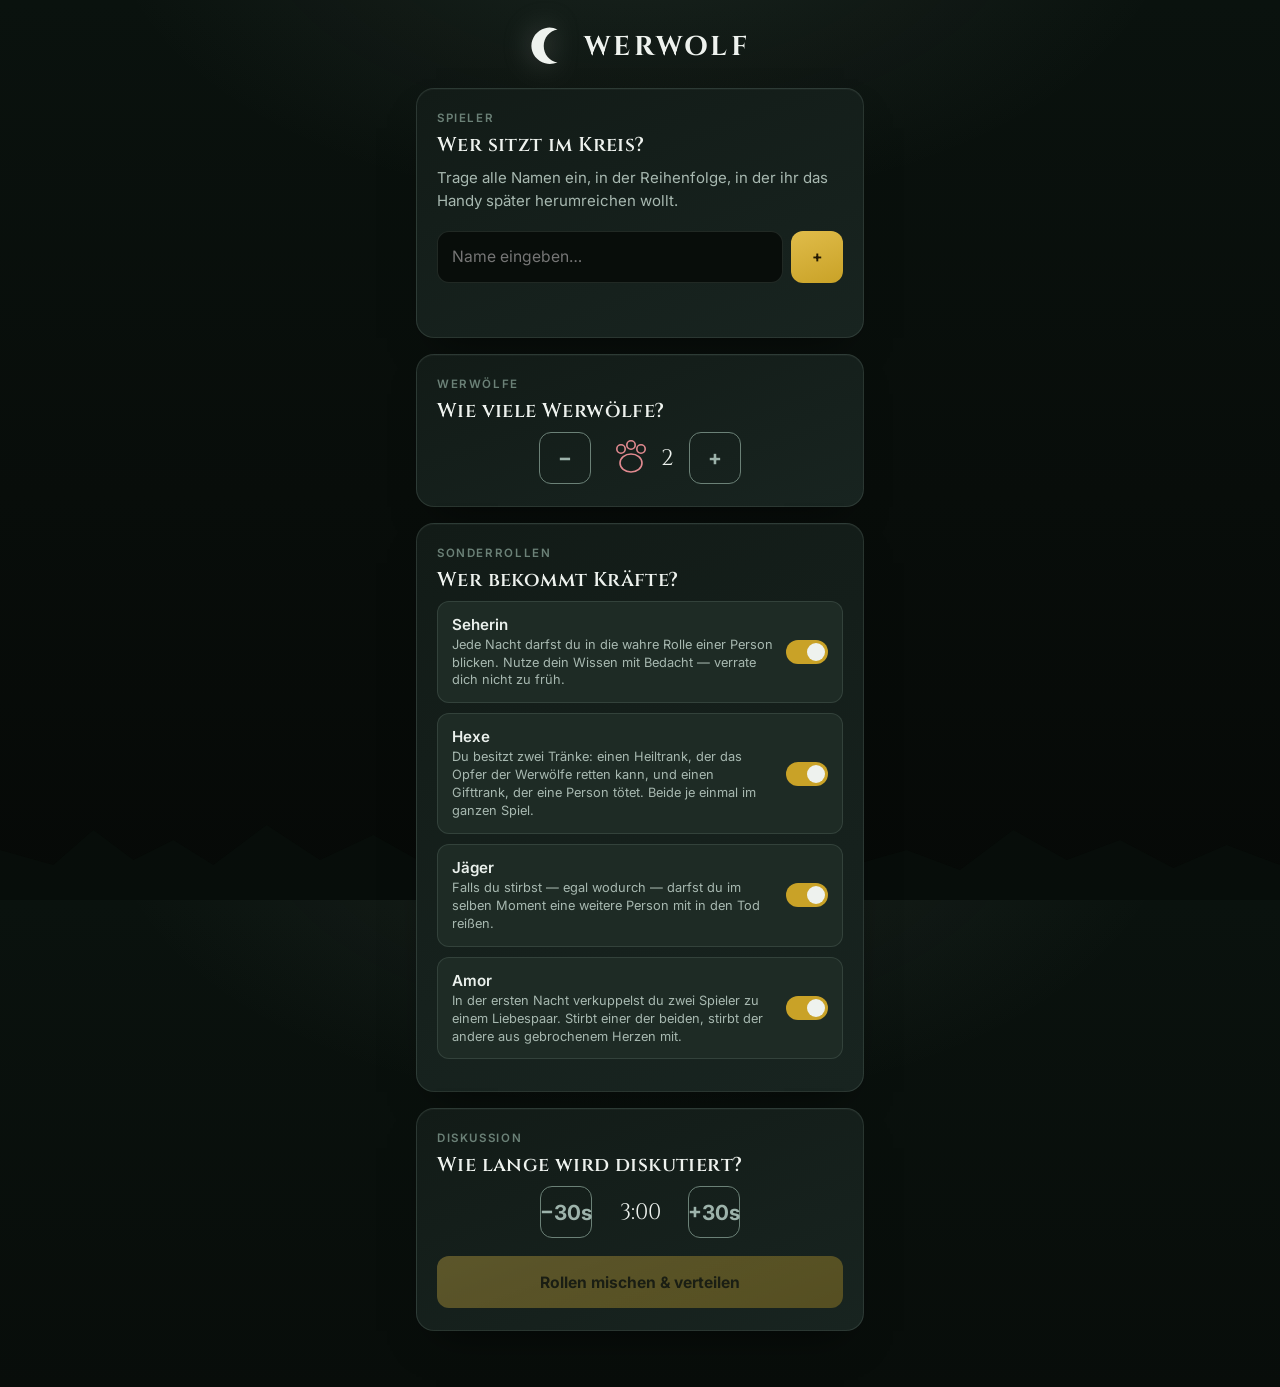
<file: werwolf/index.html>
<!DOCTYPE html>
<html lang="de">
<head>
<meta charset="UTF-8">
<meta name="viewport" content="width=device-width, initial-scale=1.0, maximum-scale=1.0, user-scalable=no, viewport-fit=cover">
<title>Werwolf</title>
<link rel="preconnect" href="https://fonts.googleapis.com">
<link rel="preconnect" href="https://fonts.gstatic.com" crossorigin>
<link href="https://fonts.googleapis.com/css2?family=Cinzel:wght@500;600;700;800&family=Inter:wght@400;500;600;700&display=swap" rel="stylesheet">
<style>
:root{
  --bg-deep:#080d0a;
  --bg-panel:#121b17;
  --bg-panel-2:#182420;
  --bg-panel-3:#1e2b25;
  --line: rgba(159,184,171,0.16);
  --moon:#eef2ee;
  --sage:#9db3ab;
  --sage-dim:#6b8177;
  --blood:#9a2c34;
  --blood-bright:#c8434c;
  --gold:#c9a227;
  --gold-bright:#e0bc4a;
  --text:#eaf0ec;
  --text-dim:#a7b8b0;
  --radius: 18px;
  --radius-sm: 12px;
}
*{box-sizing:border-box; -webkit-tap-highlight-color:transparent;}
html,body{height:100%;}
body{
  margin:0;
  min-height:100vh;
  background:
    radial-gradient(ellipse 900px 500px at 50% -10%, rgba(159,184,171,0.10), transparent 60%),
    linear-gradient(180deg, #0a120e 0%, #080d0a 55%, #060907 100%);
  color:var(--text);
  font-family:'Inter',sans-serif;
  overflow-x:hidden;
  position:relative;
  padding-bottom:env(safe-area-inset-bottom);
}
.sky{position:fixed; inset:0; pointer-events:none; z-index:0; overflow:hidden;}
.firefly{
  position:absolute; width:3px; height:3px; border-radius:50%;
  background:var(--gold-bright); opacity:0; filter:blur(0.3px);
  box-shadow:0 0 6px 1px rgba(224,188,74,0.7);
  animation:flicker 6s ease-in-out infinite;
}
@keyframes flicker{
  0%,100%{opacity:0; transform:translateY(0);}
  15%{opacity:.9;}
  50%{opacity:.25; transform:translateY(-14px);}
  85%{opacity:.7;}
}
.treeline{position:fixed; left:0; right:0; bottom:0; z-index:0; pointer-events:none; opacity:0.55;}
#app{position:relative; z-index:1; max-width:480px; margin:0 auto; padding:18px 16px 40px; min-height:100vh;}

.brand{display:flex; align-items:center; justify-content:center; gap:10px; margin:6px 0 20px; text-align:center;}
.brand svg{flex-shrink:0;}
.brand h1{font-family:'Cinzel',serif; font-weight:700; letter-spacing:0.12em; font-size:1.7rem; margin:0; color:var(--moon); text-transform:uppercase;}

.status-bar{display:flex; align-items:center; justify-content:center; gap:8px; margin-bottom:18px; font-size:0.78rem; letter-spacing:0.08em; text-transform:uppercase; color:var(--sage);}
.status-bar .dot{width:4px; height:4px; border-radius:50%; background:var(--sage-dim);}

.panel{
  background:linear-gradient(160deg, var(--bg-panel), var(--bg-panel-2));
  border:1px solid var(--line);
  border-radius:var(--radius);
  padding:22px 20px;
  box-shadow:0 20px 40px -20px rgba(0,0,0,0.6), inset 0 1px 0 rgba(255,255,255,0.03);
  margin-bottom:16px;
}
h2.title{font-family:'Cinzel',serif; font-size:1.25rem; font-weight:600; margin:0 0 8px; color:var(--moon); letter-spacing:0.02em;}
p.lead{color:var(--text-dim); font-size:0.94rem; line-height:1.55; margin:0 0 18px;}
.small{font-size:0.82rem; color:var(--sage); }
.eyebrow{font-size:0.72rem; text-transform:uppercase; letter-spacing:0.14em; color:var(--sage-dim); margin-bottom:6px; font-weight:600;}

.btn{
  display:flex; align-items:center; justify-content:center; gap:8px;
  width:100%; min-height:52px; padding:12px 18px;
  border-radius:var(--radius-sm); border:1px solid var(--line);
  background:var(--bg-panel-3); color:var(--text);
  font-family:'Inter',sans-serif; font-size:0.98rem; font-weight:600;
  cursor:pointer; transition:transform .12s ease, background .15s ease, border-color .15s ease;
  -webkit-user-select:none; user-select:none;
}
.btn:active{transform:scale(0.98);}
.btn+.btn{margin-top:10px;}
.btn-primary{background:linear-gradient(160deg, var(--gold-bright), var(--gold)); color:#241a03; border:none; font-weight:700;}
.btn-outline{background:transparent; border:1px solid var(--sage-dim); color:var(--sage);}
.btn-danger{background:linear-gradient(160deg, var(--blood-bright), var(--blood)); color:#fff0ef; border:none;}
.btn:disabled{opacity:0.35; cursor:not-allowed; transform:none;}
.btn-ghost{background:transparent; border:none; color:var(--sage-dim); font-weight:500; font-size:0.85rem; min-height:auto; padding:8px;}

.input-row{display:flex; gap:8px; margin-bottom:14px;}
.input-row input{
  flex:1; background:var(--bg-deep); border:1px solid var(--line); border-radius:var(--radius-sm);
  padding:13px 14px; color:var(--text); font-size:0.98rem; font-family:'Inter',sans-serif;
}
.input-row input:focus{outline:none; border-color:var(--sage-dim);}
.input-row .btn{width:auto; min-width:52px; padding:12px 16px;}

.player-list{list-style:none; margin:0 0 18px; padding:0; display:flex; flex-direction:column; gap:8px;}
.player-list li{
  display:flex; align-items:center; justify-content:space-between;
  background:var(--bg-panel-3); border:1px solid var(--line); border-radius:var(--radius-sm);
  padding:11px 14px; font-size:0.95rem;
}
.player-list li span.num{color:var(--sage-dim); font-size:0.8rem; margin-right:8px;}
.remove-x{background:none; border:none; color:var(--blood-bright); font-size:1.1rem; cursor:pointer; padding:2px 6px;}

.role-toggle{
  display:flex; align-items:center; justify-content:space-between; gap:12px;
  background:var(--bg-panel-3); border:1px solid var(--line); border-radius:var(--radius-sm);
  padding:13px 14px; margin-bottom:10px; cursor:pointer;
}
.role-toggle .rt-info{flex:1;}
.role-toggle .rt-name{font-weight:600; font-size:0.95rem; color:var(--text);}
.role-toggle .rt-desc{font-size:0.8rem; color:var(--text-dim); margin-top:2px; line-height:1.4;}
.switch{width:42px; height:24px; border-radius:12px; background:#2a352f; position:relative; flex-shrink:0; transition:background .15s;}
.switch.on{background:var(--gold);}
.switch .knob{position:absolute; top:3px; left:3px; width:18px; height:18px; border-radius:50%; background:var(--moon); transition:left .15s;}
.switch.on .knob{left:21px;}

.stepper-row{display:flex; align-items:center; justify-content:center; gap:16px;}
.stepper-btn{width:52px; flex:0 0 52px; font-size:1.3rem; font-weight:700;}
.stepper-value{display:flex; align-items:center; gap:8px; font-family:'Cinzel',serif; font-size:1.4rem; color:var(--moon); min-width:64px; justify-content:center;}
.error-msg{color:var(--blood-bright); font-size:0.85rem; margin:-6px 0 14px;}

/* moon indicator */
.moon-wrap{display:flex; justify-content:center; margin-bottom:10px;}
.moon-svg{filter:drop-shadow(0 0 14px rgba(238,242,238,0.25));}
.moon-svg.pulse-blood{filter:drop-shadow(0 0 16px rgba(200,67,76,0.55));}
.moon-svg.pulse-gold{filter:drop-shadow(0 0 16px rgba(224,188,74,0.5));}

/* reveal card */
.pass-icon{display:flex; justify-content:center; margin-bottom:14px;}
.reveal-stage{position:relative; height:320px; border-radius:var(--radius); overflow:hidden; margin-bottom:18px; border:1px solid var(--line);}
.reveal-back{
  position:absolute; inset:0; display:flex; flex-direction:column; align-items:center; justify-content:center;
  padding:26px; text-align:center; background:radial-gradient(circle at 50% 20%, #1c2b24, #0d1512 75%);
}
.reveal-back .role-icon{margin-bottom:14px;}
.reveal-back .role-name{font-family:'Cinzel',serif; font-size:1.5rem; font-weight:700; color:var(--moon); margin:0 0 4px;}
.reveal-back .role-team{font-size:0.78rem; text-transform:uppercase; letter-spacing:0.12em; margin-bottom:14px; font-weight:600;}
.reveal-back .role-team.team-wolves{color:var(--blood-bright);}
.reveal-back .role-team.team-village{color:var(--sage);}
.reveal-back .role-desc{font-size:0.92rem; color:var(--text-dim); line-height:1.55; max-width:340px;}
.reveal-back .pack{margin-top:16px; font-size:0.85rem; color:var(--blood-bright); font-weight:600;}
.reveal-cover{
  position:absolute; inset:0; display:flex; flex-direction:column; align-items:center; justify-content:center;
  background:linear-gradient(160deg, #1a2622, #0e1712);
  cursor:grab; touch-action:none; border-bottom:1px solid var(--line);
}
.reveal-cover .lock-icon{margin-bottom:12px; opacity:0.85;}
.reveal-cover .cover-label{font-family:'Cinzel',serif; font-size:1rem; letter-spacing:0.06em; color:var(--sage); margin-bottom:6px;}
.reveal-cover .cover-sub{font-size:0.82rem; color:var(--sage-dim);}
.reveal-cover .chevrons{margin-top:18px; display:flex; flex-direction:column; align-items:center; animation:bob 1.6s ease-in-out infinite;}
@keyframes bob{0%,100%{transform:translateY(0);} 50%{transform:translateY(-6px);}}

/* player grid */
.player-grid{display:grid; grid-template-columns:1fr 1fr; gap:10px; margin-bottom:16px;}
.pgrid-item{
  background:var(--bg-panel-3); border:1.5px solid var(--line); border-radius:var(--radius-sm);
  padding:14px 10px; text-align:center; font-size:0.92rem; font-weight:600; cursor:pointer;
  transition:border-color .15s, background .15s;
}
.pgrid-item.selected{border-color:var(--gold); background:rgba(201,162,39,0.14); color:var(--gold-bright);}

.result-card{
  background:var(--bg-deep); border:1px solid var(--line); border-radius:var(--radius-sm);
  padding:16px; text-align:center; margin-bottom:16px;
}
.result-card .rname{font-family:'Cinzel',serif; font-size:1.15rem; color:var(--moon); margin-bottom:4px;}
.result-card .rrole{font-size:0.9rem; color:var(--sage);}

.timer-wrap{display:flex; flex-direction:column; align-items:center; margin-bottom:18px;}
.timer-controls{display:flex; gap:10px; margin-top:14px; width:100%;}
.timer-controls .btn{margin-top:0;}

.death-entry{display:flex; align-items:center; gap:10px; padding:10px 0; border-bottom:1px solid var(--line);}
.death-entry:last-child{border-bottom:none;}
.death-entry .dname{font-weight:600;}
.death-entry .drole{font-size:0.82rem; color:var(--sage); margin-left:auto;}

.end-banner{text-align:center; padding:10px 0 4px;}
.end-banner .end-icon{margin-bottom:10px;}
.end-banner h2{font-family:'Cinzel',serif; font-size:1.5rem; margin:0 0 8px; color:var(--moon);}
.roster{margin-top:16px; text-align:left;}
.roster-item{display:flex; justify-content:space-between; padding:8px 0; border-bottom:1px solid var(--line); font-size:0.9rem;}
.roster-item:last-child{border-bottom:none;}
.roster-item .rn{color:var(--text);}
.roster-item .rr{color:var(--sage-dim);}

footer.reset-link{text-align:center; margin-top:8px;}
</style>
</head>
<body>
<div class="sky" id="sky"></div>
<svg class="treeline" viewBox="0 0 480 90" preserveAspectRatio="none" width="100%" height="90">
  <polygon points="0,90 0,40 20,55 35,20 50,50 65,30 80,55 100,15 120,50 140,25 160,55 180,35 200,60 220,20 240,55 260,35 280,60 300,25 320,55 340,40 360,60 380,20 400,50 420,30 440,58 460,35 480,55 480,90" fill="#0a120d"/>
</svg>
<div id="app"></div>

<script>
/* ---------------- data ---------------- */
const ROLES = {
  werwolf:{ label:'Werwolf', team:'wolves',
    desc:'Jede Nacht wählst du gemeinsam mit dem Rudel ein Opfer aus dem Dorf. Tagsüber gibst du dich als unschuldiger Dorfbewohner aus.'},
  dorfbewohner:{ label:'Dorfbewohner', team:'village',
    desc:'Du hast keine besonderen Kräfte. Höre gut zu, beobachte die anderen und hilf dem Dorf, die Werwölfe zu entlarven.'},
  seherin:{ label:'Seherin', team:'village',
    desc:'Jede Nacht darfst du in die wahre Rolle einer Person blicken. Nutze dein Wissen mit Bedacht — verrate dich nicht zu früh.'},
  hexe:{ label:'Hexe', team:'village',
    desc:'Du besitzt zwei Tränke: einen Heiltrank, der das Opfer der Werwölfe retten kann, und einen Gifttrank, der eine Person tötet. Beide je einmal im ganzen Spiel.'},
  jaeger:{ label:'Jäger', team:'village',
    desc:'Falls du stirbst — egal wodurch — darfst du im selben Moment eine weitere Person mit in den Tod reißen.'},
  amor:{ label:'Amor', team:'village',
    desc:'In der ersten Nacht verkuppelst du zwei Spieler zu einem Liebespaar. Stirbt einer der beiden, stirbt der andere aus gebrochenem Herzen mit.'},
};
const ROLE_ORDER = ['werwolf','dorfbewohner','seherin','hexe','jaeger','amor'];
const SPECIALS = ['seherin','hexe','jaeger','amor'];

function team(role){ return role==='werwolf' ? 'wolves' : 'village'; }
function shuffle(arr){ const a=arr.slice(); for(let i=a.length-1;i>0;i--){ const j=Math.floor(Math.random()*(i+1)); [a[i],a[j]]=[a[j],a[i]]; } return a; }

/* ---------------- icons ---------------- */
const ICO = {
  moon:(cls,size=64)=>`<svg class="moon-svg ${cls||''}" width="${size}" height="${size}" viewBox="0 0 64 64" fill="none"><path d="M40 8C28 10 20 20 20 32C20 44 28 54 40 56C34 58 28 59 22 57C10 54 2 43 2 32C2 20 10 9 22 6C28 4 34 5 40 8Z" fill="var(--moon)"/></svg>`,
  moonSmall:(cls)=>ICO.moon(cls,30),
  paw:(color)=>`<svg width="46" height="46" viewBox="0 0 46 46" fill="none" stroke="${color||'var(--blood-bright)'}" stroke-width="1.6"><circle cx="14" cy="14" r="4.2"/><circle cx="24" cy="10" r="4.2"/><circle cx="34" cy="14" r="4.2"/><ellipse cx="24" cy="28" rx="11" ry="9"/></svg>`,
  leaf:(color)=>`<svg width="46" height="46" viewBox="0 0 46 46" fill="none" stroke="${color||'var(--sage)'}" stroke-width="1.6"><path d="M10 38C10 20 22 8 40 8C40 26 28 38 10 38Z"/><path d="M10 38C16 30 24 22 40 8" /></svg>`,
  eye:(color)=>`<svg width="46" height="46" viewBox="0 0 46 46" fill="none" stroke="${color||'var(--sage)'}" stroke-width="1.6"><path d="M4 23C4 23 13 9 23 9C33 9 42 23 42 23C42 23 33 37 23 37C13 37 4 23 4 23Z"/><circle cx="23" cy="23" r="6"/></svg>`,
  flask:(color)=>`<svg width="46" height="46" viewBox="0 0 46 46" fill="none" stroke="${color||'var(--sage)'}" stroke-width="1.6"><path d="M18 6h10"/><path d="M20 6v11L9 34a4 4 0 0 0 3.4 6h21.2a4 4 0 0 0 3.4-6L26 17V6"/><path d="M14 30h18"/></svg>`,
  bow:(color)=>`<svg width="46" height="46" viewBox="0 0 46 46" fill="none" stroke="${color||'var(--sage)'}" stroke-width="1.6"><path d="M12 6C6 14 6 32 12 40"/><path d="M12 23h30"/><path d="M35 16l7 7-7 7"/></svg>`,
  heart:(color)=>`<svg width="46" height="46" viewBox="0 0 46 46" fill="none" stroke="${color||'var(--sage)'}" stroke-width="1.6"><path d="M23 39C10 30 4 22 4 14.5C4 8.5 8.6 5 13.5 5C17.5 5 20.6 7.4 23 11C25.4 7.4 28.5 5 32.5 5C37.4 5 42 8.5 42 14.5C42 22 36 30 23 39Z"/></svg>`,
  lock:()=>`<svg width="34" height="34" viewBox="0 0 34 34" fill="none" stroke="var(--sage)" stroke-width="1.6"><rect x="7" y="15" width="20" height="14" rx="2.5"/><path d="M11 15V10a6 6 0 0 1 12 0v5"/></svg>`,
  chevronUp:()=>`<svg width="22" height="14" viewBox="0 0 22 14" fill="none" stroke="var(--sage-dim)" stroke-width="2"><path d="M2 12l9-9 9 9"/></svg>`,
  sun:()=>`<svg width="52" height="52" viewBox="0 0 52 52" fill="none" stroke="var(--gold-bright)" stroke-width="1.6"><circle cx="26" cy="26" r="10" fill="var(--gold-bright)" stroke="none"/><g stroke-linecap="round"><path d="M26 4v7"/><path d="M26 41v7"/><path d="M4 26h7"/><path d="M41 26h7"/><path d="M10.5 10.5l5 5"/><path d="M36.5 36.5l5 5"/><path d="M41.5 10.5l-5 5"/><path d="M15.5 36.5l-5 5"/></g></svg>`,
  skull:(color)=>`<svg width="44" height="44" viewBox="0 0 44 44" fill="none" stroke="${color||'var(--blood-bright)'}" stroke-width="1.6"><path d="M22 5C12 5 6 12 6 21c0 6 3 9 5 11v6h4v-4h4v4h6v-4h4v4h4v-6c2-2 5-5 5-11 0-9-6-16-16-16Z"/><circle cx="16" cy="21" r="3" fill="${color||'var(--blood-bright)'}" stroke="none"/><circle cx="28" cy="21" r="3" fill="${color||'var(--blood-bright)'}" stroke="none"/><path d="M20 32l2 3 2-3"/></svg>`,
};
function roleIcon(role, color){
  if(role==='werwolf') return ICO.paw(color);
  if(role==='dorfbewohner') return ICO.leaf(color);
  if(role==='seherin') return ICO.eye(color);
  if(role==='hexe') return ICO.flask(color);
  if(role==='jaeger') return ICO.bow(color);
  if(role==='amor') return ICO.heart(color);
  return '';
}

/* ---------------- state ---------------- */
let state = {
  phase:'setup',
  setupNames:[],
  settings:{seherin:true, hexe:true, jaeger:true, amor:true, wolfCount:2, discussionSeconds:180},
  players:[],
  round:1,
  witch:{heal:true, poison:true},
  night:{wolfVictim:null, healTarget:null, poisonTarget:null, poisonPicking:false, seherTarget:null},
  amorPicks:[],
  loverPair:null,
  cardRevealed:false,
  revealIndex:0,
  nightQueue:[],
  nightIndex:0,
  deathContext:null,
  deathQueue:[],
  processedNames:[],
  pendingHunterName:null,
  hunterSelected:null,
  voteTarget:null,
  timer:{seconds:180,running:false,intervalId:null},
  winner:null,
};

function isRoleAlive(role){ return state.players.some(p=>p.role===role && p.alive); }
function roleIndex(role){ return state.players.findIndex(p=>p.role===role); }
function aliveIdx(filterFn){ return state.players.map((p,i)=>i).filter(i=>state.players[i].alive && (filterFn?filterFn(state.players[i],i):true)); }

/* ---------------- game flow ---------------- */
function buildNightQueue(){
  const q = ['night-intro'];
  if(state.round===1 && state.settings.amor) q.push('amor');
  q.push('wolves');
  if(state.settings.seherin && isRoleAlive('seherin')) q.push('seherin');
  if(state.settings.hexe && isRoleAlive('hexe') && (state.witch.heal || state.witch.poison)) q.push('hexe');
  return q;
}
function startNight(){
  state.night = {wolfVictim:null, healTarget:null, poisonTarget:null, poisonPicking:false, seherTarget:null};
  state.amorPicks = [];
  state.nightQueue = buildNightQueue();
  state.nightIndex = 0;
  state.phase = state.nightQueue[0];
  render();
}
function advanceNight(){
  state.nightIndex++;
  if(state.nightIndex >= state.nightQueue.length){
    startDeathReveal('night');
  } else {
    state.phase = state.nightQueue[state.nightIndex];
    render();
  }
}
function startDeathReveal(context){
  state.deathContext = context;
  let queue = [];
  if(context==='night'){
    const {wolfVictim, healTarget, poisonTarget} = state.night;
    if(wolfVictim!=null && healTarget!==wolfVictim) queue.push(wolfVictim);
    if(poisonTarget!=null) queue.push(poisonTarget);
  } else {
    queue.push(state.voteTarget);
    state.voteTarget = null;
  }
  queue = [...new Set(queue)].filter(i=>state.players[i] && state.players[i].alive);
  state.deathQueue = queue;
  state.processedNames = [];
  state.phase = queue.length ? 'death-reveal' : 'death-summary';
  render();
}
function processDeathContinue(){
  const idx = state.deathQueue.shift();
  const p = state.players[idx];
  p.alive = false;
  state.processedNames.push({name:p.name, role:p.role});
  if(p.lover!=null && state.players[p.lover].alive && !state.deathQueue.includes(p.lover)){
    state.deathQueue.push(p.lover);
  }
  if(p.role==='jaeger'){
    state.pendingHunterName = p.name;
    state.phase = 'hunter-shot';
    render();
    return;
  }
  state.phase = state.deathQueue.length ? 'death-reveal' : 'death-summary';
  render();
}
function confirmHunterShot(){
  if(state.hunterSelected==null) return;
  if(!state.deathQueue.includes(state.hunterSelected)){
    state.deathQueue.push(state.hunterSelected);
  }
  state.hunterSelected = null;
  state.pendingHunterName = null;
  state.phase = 'death-reveal';
  render();
}
function checkWin(){
  const alive = state.players.filter(p=>p.alive);
  const wolves = alive.filter(p=>p.role==='werwolf').length;
  const villagers = alive.length - wolves;
  if(state.loverPair){
    const [a,b] = state.loverPair;
    if(alive.length===2 && state.players[a].alive && state.players[b].alive && team(state.players[a].role)!==team(state.players[b].role)){
      state.winner = 'lovers'; return;
    }
  }
  if(alive.length===0){ state.winner='none'; return; }
  if(wolves===0){ state.winner='dorf'; return; }
  if(wolves>=villagers){ state.winner='wolves'; return; }
  state.winner=null;
}
function finishDeathReveal(){
  checkWin();
  if(state.winner){ state.phase='ending'; render(); return; }
  if(state.deathContext==='night'){
    state.timer = {seconds:state.settings.discussionSeconds, total:state.settings.discussionSeconds, running:false, intervalId:null};
    state.phase='discussion';
  } else {
    state.round++;
    startNight();
    return;
  }
  render();
}

/* ---------------- render root ---------------- */
const app = document.getElementById('app');

function render(){
  app.innerHTML = renderPhase();
  attachDynamic();
}
function moonHeader(subLabel, pulse){
  return `<div class="moon-wrap">${ICO.moon(pulse||'',56)}</div>
  <div class="status-bar"><span>Nacht/Tag ${state.round}</span><span class="dot"></span><span>${subLabel}</span></div>`;
}

function renderPhase(){
  switch(state.phase){
    case 'setup': return renderSetup();
    case 'reveal-intro': return renderRevealIntro();
    case 'reveal-card': return renderRevealCard();
    case 'night-intro': return renderNightIntro();
    case 'amor': return renderAmor();
    case 'wolves': return renderWolves();
    case 'seherin': return renderSeherin();
    case 'hexe': return renderHexe();
    case 'death-reveal': return renderDeathReveal();
    case 'death-summary': return renderDeathSummary();
    case 'hunter-shot': return renderHunterShot();
    case 'discussion': return renderDiscussion();
    case 'voting': return renderVoting();
    case 'ending': return renderEnding();
    default: return '<p>Unbekannte Phase</p>';
  }
}

/* ---------------- SETUP ---------------- */
function renderSetup(){
  const n = state.setupNames.length;
  const wolves = state.settings.wolfCount;
  const specialCount = SPECIALS.filter(r=>state.settings[r]).length;
  const total = wolves + specialCount;
  const valid = n>=5 && total <= n;
  let err = '';
  if(n>0 && n<5) err = 'Mindestens 5 Spieler werden benötigt.';
  else if(n>=5 && total > n) err = 'Zu viele Rollen für so wenige Spieler — reduziere die Werwölfe oder deaktiviere Sonderrollen.';

  const dm = Math.floor(state.settings.discussionSeconds/60);
  const ds = String(state.settings.discussionSeconds%60).padStart(2,'0');

  return `
  <div class="brand">${ICO.moon('',44)}<h1>Werwolf</h1></div>
  <div class="panel">
    <div class="eyebrow">Spieler</div>
    <h2 class="title">Wer sitzt im Kreis?</h2>
    <p class="lead">Trage alle Namen ein, in der Reihenfolge, in der ihr das Handy später herumreichen wollt.</p>
    <div class="input-row">
      <input type="text" id="nameInput" placeholder="Name eingeben…" maxlength="20">
      <button class="btn btn-primary" data-action="add-player">+</button>
    </div>
    <ul class="player-list">
      ${state.setupNames.map((name,i)=>`<li><span><span class="num">${i+1}</span>${escapeHtml(name)}</span><button class="remove-x" data-action="remove-player" data-index="${i}">✕</button></li>`).join('')}
    </ul>
  </div>

  <div class="panel">
    <div class="eyebrow">Werwölfe</div>
    <h2 class="title">Wie viele Werwölfe?</h2>
    <div class="stepper-row">
      <button class="btn btn-outline stepper-btn" data-action="wolf-count-dec">−</button>
      <div class="stepper-value">${ICO.paw('#e28a90')} <span>${wolves}</span></div>
      <button class="btn btn-outline stepper-btn" data-action="wolf-count-inc">+</button>
    </div>
  </div>

  <div class="panel">
    <div class="eyebrow">Sonderrollen</div>
    <h2 class="title">Wer bekommt Kräfte?</h2>
    ${SPECIALS.map(r=>`
      <div class="role-toggle" data-action="toggle-role" data-role="${r}">
        <div class="rt-info">
          <div class="rt-name">${ROLES[r].label}</div>
          <div class="rt-desc">${ROLES[r].desc}</div>
        </div>
        <div class="switch ${state.settings[r]?'on':''}"><div class="knob"></div></div>
      </div>
    `).join('')}
    ${err?`<div class="error-msg">${err}</div>`:''}
  </div>

  <div class="panel">
    <div class="eyebrow">Diskussion</div>
    <h2 class="title">Wie lange wird diskutiert?</h2>
    <div class="stepper-row">
      <button class="btn btn-outline stepper-btn" data-action="disc-time-dec">−30s</button>
      <div class="stepper-value">${dm}:${ds}</div>
      <button class="btn btn-outline stepper-btn" data-action="disc-time-inc">+30s</button>
    </div>
    <button class="btn btn-primary" data-action="start-game" ${valid?'':'disabled'} style="margin-top:18px;">Rollen mischen &amp; verteilen</button>
  </div>
  `;
}

/* ---------------- REVEAL ---------------- */
function renderRevealIntro(){
  const p = state.players[state.revealIndex];
  return `
  ${moonHeader('Rollenverteilung')}
  <div class="panel" style="text-align:center;">
    <div class="pass-icon">${ICO.moonSmall('')}</div>
    <div class="eyebrow">Handy weiterreichen</div>
    <h2 class="title">Reiche das Handy an<br>${escapeHtml(p.name)}</h2>
    <p class="lead">Alle anderen schauen bitte weg. Wenn du bereit bist, tippe unten.</p>
    <button class="btn btn-primary" data-action="reveal-ready">Ich bin ${escapeHtml(p.name)}</button>
  </div>
  `;
}
function renderRevealCard(){
  const p = state.players[state.revealIndex];
  const info = ROLES[p.role];
  const pack = p.role==='werwolf' ? state.players.filter(x=>x.role==='werwolf' && x!==p).map(x=>x.name) : [];
  if(!state.cardRevealed){
    return `
    ${moonHeader('Rollenverteilung')}
    <div class="reveal-stage">
      <div class="reveal-back">
        ${roleIcon(p.role)}
        <div class="role-name">${info.label}</div>
        <div class="role-team team-${info.team}">${info.team==='wolves'?'Rudel':'Dorf'}</div>
        <div class="role-desc">${info.desc}</div>
        ${pack.length?`<div class="pack">Deine Mitwölfe: ${pack.map(escapeHtml).join(', ')}</div>`:''}
      </div>
      <div class="reveal-cover" id="swipeCover">
        ${ICO.lock()}
        <div class="cover-label">Nur für ${escapeHtml(p.name)}</div>
        <div class="cover-sub">Zum Aufdecken nach oben wischen</div>
        <div class="chevrons">${ICO.chevronUp()}</div>
      </div>
    </div>
    <p class="small" style="text-align:center;">Stelle sicher, dass niemand sonst mitliest.</p>
    `;
  }
  return `
  ${moonHeader('Rollenverteilung')}
  <div class="reveal-stage">
    <div class="reveal-back">
      ${roleIcon(p.role)}
      <div class="role-name">${info.label}</div>
      <div class="role-team team-${info.team}">${info.team==='wolves'?'Rudel':'Dorf'}</div>
      <div class="role-desc">${info.desc}</div>
      ${pack.length?`<div class="pack">Deine Mitwölfe: ${pack.map(escapeHtml).join(', ')}</div>`:''}
    </div>
  </div>
  <button class="btn btn-primary" data-action="reveal-next">Gemerkt — Handy weitergeben</button>
  `;
}

/* ---------------- NIGHT INTRO ---------------- */
function renderNightIntro(){
  return `
  ${moonHeader('Die Nacht beginnt')}
  <div class="panel" style="text-align:center;">
    <div class="pass-icon">${ICO.moonSmall('')}</div>
    <h2 class="title">Das Dorf schläft ein</h2>
    <p class="lead">Alle Spieler schließen jetzt die Augen. Das Handy bleibt bei der Moderation.</p>
    <button class="btn btn-primary" data-action="night-continue">Weiter</button>
  </div>
  `;
}

/* ---------------- AMOR ---------------- */
function renderAmor(){
  const options = aliveIdx();
  return `
  ${moonHeader('Amor', 'pulse-gold')}
  <div class="panel">
    ${ICO.heart('var(--gold-bright)')}
    <h2 class="title">Amor wacht auf</h2>
    <p class="lead">Amor wählt zwei Spieler, die sich ineinander verlieben. Tippe genau zwei Namen an.</p>
    <div class="player-grid">
      ${options.map(i=>`<div class="pgrid-item ${state.amorPicks.includes(i)?'selected':''}" data-action="toggle-amor-target" data-index="${i}">${escapeHtml(state.players[i].name)}</div>`).join('')}
    </div>
    <button class="btn btn-primary" data-action="confirm-amor" ${state.amorPicks.length===2?'':'disabled'}>Liebespaar bestätigen</button>
  </div>
  `;
}

/* ---------------- WOLVES ---------------- */
function renderWolves(){
  const options = aliveIdx(p=>p.role!=='werwolf');
  return `
  ${moonHeader('Die Werwölfe', 'pulse-blood')}
  <div class="panel">
    ${ICO.paw()}
    <h2 class="title">Die Werwölfe wachen auf</h2>
    <p class="lead">Die Werwölfe öffnen die Augen und wählen gemeinsam ihr Opfer.</p>
    <div class="player-grid">
      ${options.map(i=>`<div class="pgrid-item ${state.night.wolfVictim===i?'selected':''}" data-action="select-wolf-target" data-index="${i}">${escapeHtml(state.players[i].name)}</div>`).join('')}
    </div>
    <button class="btn btn-primary" data-action="confirm-wolves" ${state.night.wolfVictim!=null?'':'disabled'}>Opfer bestätigen</button>
  </div>
  `;
}

/* ---------------- SEHERIN ---------------- */
function renderSeherin(){
  const seherIdx = roleIndex('seherin');
  const options = aliveIdx((p,i)=>i!==seherIdx);
  const targetIdx = state.night.seherTarget;
  return `
  ${moonHeader('Die Seherin')}
  <div class="panel">
    ${ICO.eye()}
    <h2 class="title">Die Seherin wacht auf</h2>
    <p class="lead">Reiche das Handy der Seherin. Sie wählt eine Person, deren wahre Rolle sie sehen möchte.</p>
    ${targetIdx==null ? `
      <div class="player-grid">
        ${options.map(i=>`<div class="pgrid-item" data-action="select-seer-target" data-index="${i}">${escapeHtml(state.players[i].name)}</div>`).join('')}
      </div>
    ` : `
      <div class="result-card">
        <div class="rname">${escapeHtml(state.players[targetIdx].name)}</div>
        <div class="rrole">ist: <strong>${ROLES[state.players[targetIdx].role].label}</strong></div>
      </div>
      <button class="btn btn-primary" data-action="seer-continue">Handy zurückgeben &amp; weiter</button>
    `}
  </div>
  `;
}

/* ---------------- HEXE ---------------- */
function renderHexe(){
  const victimIdx = state.night.wolfVictim;
  const victimName = victimIdx!=null ? state.players[victimIdx].name : 'niemand';
  if(state.night.poisonPicking){
    const options = aliveIdx();
    return `
    ${moonHeader('Die Hexe')}
    <div class="panel">
      ${ICO.flask()}
      <h2 class="title">Gifttrank einsetzen</h2>
      <p class="lead">Wähle die Person, die den Gifttrank erhält.</p>
      <div class="player-grid">
        ${options.map(i=>`<div class="pgrid-item ${state.night.poisonTarget===i?'selected':''}" data-action="select-poison-target" data-index="${i}">${escapeHtml(state.players[i].name)}</div>`).join('')}
      </div>
      <button class="btn btn-outline" data-action="cancel-poison">Zurück</button>
    </div>
    `;
  }
  return `
  ${moonHeader('Die Hexe')}
  <div class="panel">
    ${ICO.flask()}
    <h2 class="title">Die Hexe wacht auf</h2>
    <p class="lead">Die Werwölfe haben <strong>${escapeHtml(victimName)}</strong> als Opfer gewählt.</p>
    <button class="btn ${state.night.healTarget!=null?'btn-primary':'btn-outline'}" data-action="toggle-heal" ${state.witch.heal?'':'disabled'}>
      ${state.witch.heal ? (state.night.healTarget!=null?'✓ Heiltrank wird eingesetzt':'Heiltrank einsetzen (retten)') : 'Heiltrank bereits verbraucht'}
    </button>
    <button class="btn ${state.night.poisonTarget!=null?'btn-primary':'btn-outline'}" data-action="open-poison-picker" ${state.witch.poison?'':'disabled'}>
      ${state.witch.poison ? (state.night.poisonTarget!=null?`✓ Gift für ${escapeHtml(state.players[state.night.poisonTarget].name)}`:'Gifttrank einsetzen (töten)') : 'Gifttrank bereits verbraucht'}
    </button>
    <button class="btn btn-primary" data-action="confirm-hexe" style="margin-top:16px;">Weiter</button>
  </div>
  `;
}

/* ---------------- DEATH REVEAL (shared night/vote) ---------------- */
function renderDeathReveal(){
  const idx = state.deathQueue[0];
  const p = state.players[idx];
  const title = state.deathContext==='vote' ? 'Das Dorf hat entschieden' : 'Die Sonne geht auf';
  return `
  ${moonHeader(state.deathContext==='vote'?'Abstimmung':'Morgengrauen')}
  <div class="panel" style="text-align:center;">
    ${ICO.skull()}
    <h2 class="title">${title}</h2>
    <div class="result-card">
      <div class="rname">${escapeHtml(p.name)}</div>
      <div class="rrole">war: <strong>${ROLES[p.role].label}</strong></div>
    </div>
    <button class="btn btn-primary" data-action="death-continue">Weiter</button>
  </div>
  `;
}
function renderDeathSummary(){
  const names = state.processedNames;
  return `
  ${moonHeader(state.deathContext==='vote'?'Abstimmung':'Morgengrauen')}
  <div class="panel" style="text-align:center;">
    ${names.length ? ICO.skull() : ICO.sun()}
    <h2 class="title">${names.length ? 'Diese Nacht sind gestorben' : 'Alle haben überlebt'}</h2>
    ${names.length ? `<div class="panel" style="background:var(--bg-deep); margin-top:8px;">
      ${names.map(n=>`<div class="death-entry"><span class="dname">${escapeHtml(n.name)}</span><span class="drole">${ROLES[n.role].label}</span></div>`).join('')}
    </div>` : `<p class="lead">In dieser Nacht ist niemand gestorben.</p>`}
    <button class="btn btn-primary" data-action="summary-continue" style="margin-top:16px;">Weiter</button>
  </div>
  `;
}

/* ---------------- HUNTER SHOT ---------------- */
function renderHunterShot(){
  const options = aliveIdx((p,i)=>!state.deathQueue.includes(i));
  return `
  ${moonHeader('Letzter Schuss', 'pulse-blood')}
  <div class="panel">
    ${ICO.bow()}
    <h2 class="title">${escapeHtml(state.pendingHunterName)} war der Jäger</h2>
    <p class="lead">Mit letzter Kraft feuert der Jäger einen Pfeil ab. Wähle, wer mit in den Tod gerissen wird.</p>
    <div class="player-grid">
      ${options.map(i=>`<div class="pgrid-item ${state.hunterSelected===i?'selected':''}" data-action="select-hunter-target" data-index="${i}">${escapeHtml(state.players[i].name)}</div>`).join('')}
    </div>
    <button class="btn btn-danger" data-action="confirm-hunter" ${state.hunterSelected!=null?'':'disabled'}>Schuss abgeben</button>
  </div>
  `;
}

/* ---------------- DISCUSSION ---------------- */
function renderDiscussion(){
  const total = Math.max(state.timer.total || state.settings.discussionSeconds, 30);
  const ratio = Math.max(0, Math.min(1, state.timer.seconds/total));
  const circumference = 2*Math.PI*54;
  const offset = circumference*(1-ratio);
  const danger = state.timer.seconds<=10 && state.timer.seconds>0;
  const mm = Math.floor(state.timer.seconds/60);
  const ss = String(state.timer.seconds%60).padStart(2,'0');
  return `
  ${moonHeader('Diskussion', 'pulse-gold')}
  <div class="panel">
    <h2 class="title" style="text-align:center;">Wer verhält sich verdächtig?</h2>
    <p class="lead" style="text-align:center;">Diskutiert, wer heute Nacht die Werwölfe sein könnten.</p>
    <div class="timer-wrap">
      <svg width="140" height="140" viewBox="0 0 140 140">
        <circle cx="70" cy="70" r="54" fill="none" stroke="var(--bg-panel-3)" stroke-width="10"/>
        <circle cx="70" cy="70" r="54" fill="none" stroke="${danger?'var(--blood-bright)':'var(--gold)'}" stroke-width="10"
          stroke-linecap="round" stroke-dasharray="${circumference}" stroke-dashoffset="${offset}"
          transform="rotate(-90 70 70)" style="transition:stroke-dashoffset 1s linear;"/>
        <text x="70" y="78" text-anchor="middle" font-family="Cinzel, serif" font-size="26" fill="${danger?'var(--blood-bright)':'var(--moon)'}">${mm}:${ss}</text>
      </svg>
      <div class="timer-controls">
        <button class="btn btn-outline" data-action="timer-sub">−30s</button>
        <button class="btn btn-primary" data-action="timer-toggle">${state.timer.running?'Pause':'Start'}</button>
        <button class="btn btn-outline" data-action="timer-add">+30s</button>
      </div>
    </div>
    <button class="btn btn-danger" data-action="goto-voting">Zur Abstimmung</button>
  </div>
  `;
}

/* ---------------- VOTING ---------------- */
function renderVoting(){
  const options = aliveIdx();
  return `
  ${moonHeader('Abstimmung')}
  <div class="panel">
    ${ICO.skull()}
    <h2 class="title">Wer wird verbannt?</h2>
    <p class="lead">Zählt die Stimmen laut aus und tippt anschließend die Person mit den meisten Stimmen an.</p>
    <div class="player-grid">
      ${options.map(i=>`<div class="pgrid-item ${state.voteTarget===i?'selected':''}" data-action="select-vote-target" data-index="${i}">${escapeHtml(state.players[i].name)}</div>`).join('')}
    </div>
    <div class="pgrid-item ${state.voteTarget==='none'?'selected':''}" data-action="select-vote-none" style="margin-bottom:16px;">Niemanden verbannen</div>
    <button class="btn btn-danger" data-action="confirm-vote" ${state.voteTarget!=null?'':'disabled'}>${state.voteTarget==='none'?'Niemanden verbannen':'Spieler verbannen'}</button>
  </div>
  `;
}

/* ---------------- ENDING ---------------- */
function renderEnding(){
  let icon, title, desc;
  if(state.winner==='dorf'){ icon=ICO.sun(); title='Das Dorf hat gesiegt'; desc='Alle Werwölfe wurden entlarvt. Der Wald kann wieder ruhig schlafen.'; }
  else if(state.winner==='wolves'){ icon=ICO.paw(); title='Die Werwölfe haben gewonnen'; desc='Das Rudel ist dem Dorf zahlenmäßig überlegen. Die Nacht gehört ihnen.'; }
  else if(state.winner==='none'){ icon=ICO.skull(); title='Niemand hat überlebt'; desc='Das Dorf und das Rudel haben sich gegenseitig ausgelöscht. Es gibt keinen Sieger.'; }
  else { icon=ICO.heart('var(--gold-bright)'); title='Die Liebe hat gesiegt'; desc='Am Ende blieb nur das Liebespaar übrig — gemeinsam haben sie überlebt.'; }
  return `
  ${moonHeader('Spielende')}
  <div class="panel end-banner">
    <div class="end-icon">${icon}</div>
    <h2>${title}</h2>
    <p class="lead">${desc}</p>
    <div class="roster">
      ${state.players.map(p=>`<div class="roster-item"><span class="rn">${escapeHtml(p.name)} ${p.alive?'':'💀'}</span><span class="rr">${ROLES[p.role].label}</span></div>`).join('')}
    </div>
    <button class="btn btn-primary" data-action="restart-game" style="margin-top:18px;">Neues Spiel starten</button>
  </div>
  `;
}

/* ---------------- helpers ---------------- */
function escapeHtml(s){ return String(s).replace(/[&<>"']/g, c=>({'&':'&amp;','<':'&lt;','>':'&gt;','"':'&quot;',"'":'&#39;'}[c])); }

/* ---------------- events ---------------- */
app.addEventListener('click', (e)=>{
  const el = e.target.closest('[data-action]');
  if(!el) return;
  const action = el.dataset.action;
  const index = el.dataset.index!=null ? Number(el.dataset.index) : null;
  const role = el.dataset.role;

  switch(action){
    case 'add-player': addPlayerFromInput(); break;
    case 'remove-player': state.setupNames.splice(index,1); render(); break;
    case 'toggle-role': state.settings[role] = !state.settings[role]; render(); break;
    case 'wolf-count-inc': state.settings.wolfCount++; render(); break;
    case 'wolf-count-dec': if(state.settings.wolfCount>1) state.settings.wolfCount--; render(); break;
    case 'disc-time-inc': state.settings.discussionSeconds+=30; render(); break;
    case 'disc-time-dec': if(state.settings.discussionSeconds>30) state.settings.discussionSeconds-=30; render(); break;
    case 'start-game': startGame(); break;

    case 'reveal-ready': state.cardRevealed=false; state.phase='reveal-card'; render(); break;
    case 'reveal-next':
      state.revealIndex++;
      state.cardRevealed=false;
      if(state.revealIndex>=state.players.length){ startNight(); } else { state.phase='reveal-intro'; render(); }
      break;

    case 'night-continue': advanceNight(); break;

    case 'toggle-amor-target':
      if(state.amorPicks.includes(index)) state.amorPicks = state.amorPicks.filter(i=>i!==index);
      else if(state.amorPicks.length<2) state.amorPicks.push(index);
      render();
      break;
    case 'confirm-amor':
      if(state.amorPicks.length===2){
        const [a,b]=state.amorPicks;
        state.players[a].lover=b; state.players[b].lover=a;
        state.loverPair=[a,b];
        advanceNight();
      }
      break;

    case 'select-wolf-target': state.night.wolfVictim=index; render(); break;
    case 'confirm-wolves': if(state.night.wolfVictim!=null) advanceNight(); break;

    case 'select-seer-target': state.night.seherTarget=index; render(); break;
    case 'seer-continue': state.night.seherTarget=null; advanceNight(); break;

    case 'toggle-heal':
      if(!state.witch.heal) break;
      state.night.healTarget = state.night.healTarget!=null ? null : state.night.wolfVictim;
      render();
      break;
    case 'open-poison-picker': if(state.witch.poison){ state.night.poisonPicking=true; render(); } break;
    case 'select-poison-target': state.night.poisonTarget=index; state.night.poisonPicking=false; render(); break;
    case 'cancel-poison': state.night.poisonPicking=false; render(); break;
    case 'confirm-hexe':
      if(state.night.healTarget!=null) state.witch.heal=false;
      if(state.night.poisonTarget!=null) state.witch.poison=false;
      advanceNight();
      break;

    case 'death-continue': processDeathContinue(); break;
    case 'summary-continue': finishDeathReveal(); break;
    case 'select-hunter-target': state.hunterSelected=index; render(); break;
    case 'confirm-hunter': confirmHunterShot(); break;

    case 'timer-toggle':
      if(!state.timer.running){
        state.timer.running=true;
        state.timer.intervalId=setInterval(()=>{
          state.timer.seconds--;
          if(state.timer.seconds<=0){
            state.timer.seconds=0; state.timer.running=false;
            clearInterval(state.timer.intervalId); state.timer.intervalId=null;
          }
          render();
        },1000);
      } else {
        clearInterval(state.timer.intervalId); state.timer.intervalId=null; state.timer.running=false;
      }
      render();
      break;
    case 'timer-add': state.timer.seconds+=30; render(); break;
    case 'timer-sub': state.timer.seconds=Math.max(0,state.timer.seconds-30); render(); break;
    case 'goto-voting':
      if(state.timer.intervalId){ clearInterval(state.timer.intervalId); state.timer.intervalId=null; }
      state.voteTarget=null;
      state.phase='voting';
      render();
      break;

    case 'select-vote-target': state.voteTarget=index; render(); break;
    case 'select-vote-none': state.voteTarget='none'; render(); break;
    case 'confirm-vote':
      if(state.voteTarget==null) break;
      if(state.voteTarget==='none'){ state.voteTarget=null; state.round++; startNight(); }
      else { startDeathReveal('vote'); }
      break;

    case 'restart-game': restartGame(); break;
  }
});
app.addEventListener('keydown', (e)=>{
  if(e.key==='Enter' && e.target.id==='nameInput'){ addPlayerFromInput(); }
});

function addPlayerFromInput(){
  const input = document.getElementById('nameInput');
  if(!input) return;
  let name = input.value.trim();
  if(!name) return;
  const baseLower = name.toLowerCase();
  const existingLower = state.setupNames.map(n=>n.toLowerCase());
  if(existingLower.includes(baseLower)){
    let n = 2;
    while(existingLower.includes(`${baseLower} (${n})`)) n++;
    name = `${name} (${n})`;
  }
  state.setupNames.push(name);
  render();
  const newInput = document.getElementById('nameInput');
  if(newInput) newInput.focus();
}

function startGame(){
  const n = state.setupNames.length;
  const wolves = state.settings.wolfCount;
  const specialCount = SPECIALS.filter(r=>state.settings[r]).length;
  if(n<5 || wolves+specialCount > n) return;

  let pool = Array(wolves).fill('werwolf');
  SPECIALS.forEach(r=>{ if(state.settings[r]) pool.push(r); });
  while(pool.length<n) pool.push('dorfbewohner');
  pool = shuffle(pool);

  state.players = state.setupNames.map((name,i)=>({name, role:pool[i], alive:true, lover:null}));
  state.witch = {heal:true, poison:true};
  state.loverPair = null;
  state.round = 1;
  state.revealIndex = 0;
  state.cardRevealed = false;
  state.winner = null;
  state.phase = 'reveal-intro';
  render();
}

function restartGame(){
  if(state.timer.intervalId) clearInterval(state.timer.intervalId);
  const keepSettings = state.settings;
  const keepNames = state.players.map(p=>p.name);
  state = {
    phase:'setup', setupNames:keepNames, settings:keepSettings,
    players:[], round:1, witch:{heal:true,poison:true},
    night:{wolfVictim:null,healTarget:null,poisonTarget:null,poisonPicking:false,seherTarget:null},
    amorPicks:[], loverPair:null, cardRevealed:false, revealIndex:0,
    nightQueue:[], nightIndex:0, deathContext:null, deathQueue:[], processedNames:[],
    pendingHunterName:null, hunterSelected:null, voteTarget:null,
    timer:{seconds:180,running:false,intervalId:null}, winner:null,
  };
  render();
}

/* ---------------- swipe reveal ---------------- */
function attachDynamic(){
  if(state.phase==='reveal-card' && !state.cardRevealed){
    const cover = document.getElementById('swipeCover');
    if(cover){
      let dragging=false, startY=0, startT=0;
      cover.addEventListener('pointerdown', (e)=>{
        dragging=true; startY=e.clientY; startT=Date.now();
        cover.setPointerCapture(e.pointerId);
      });
      cover.addEventListener('pointermove', (e)=>{
        if(!dragging) return;
        const dy = e.clientY-startY;
        if(dy<0){
          cover.style.transform = `translateY(${dy}px)`;
          cover.style.opacity = String(Math.max(0.15, 1+dy/180));
        }
      });
      cover.addEventListener('pointerup', (e)=>{
        if(!dragging) return;
        dragging=false;
        const dy = e.clientY-startY;
        const dt = Date.now()-startT;
        if(dy<-60 || (Math.abs(dy)<12 && dt<400)){
          state.cardRevealed=true;
          render();
        } else {
          cover.style.transition='transform .25s ease, opacity .25s ease';
          cover.style.transform=''; cover.style.opacity='';
          setTimeout(()=>{ if(cover) cover.style.transition=''; },260);
        }
      });
    }
  }
  const input = document.getElementById('nameInput');
  if(input && state.phase==='setup'){ /* keep focus handling simple */ }
}

/* ---------------- fireflies ---------------- */
(function initFireflies(){
  const sky = document.getElementById('sky');
  for(let i=0;i<14;i++){
    const f = document.createElement('div');
    f.className='firefly';
    f.style.left = Math.random()*100+'%';
    f.style.top = (20+Math.random()*70)+'%';
    f.style.animationDelay = (Math.random()*6)+'s';
    f.style.animationDuration = (5+Math.random()*4)+'s';
    sky.appendChild(f);
  }
})();

render();
</script>
</body>
</html>
</file>
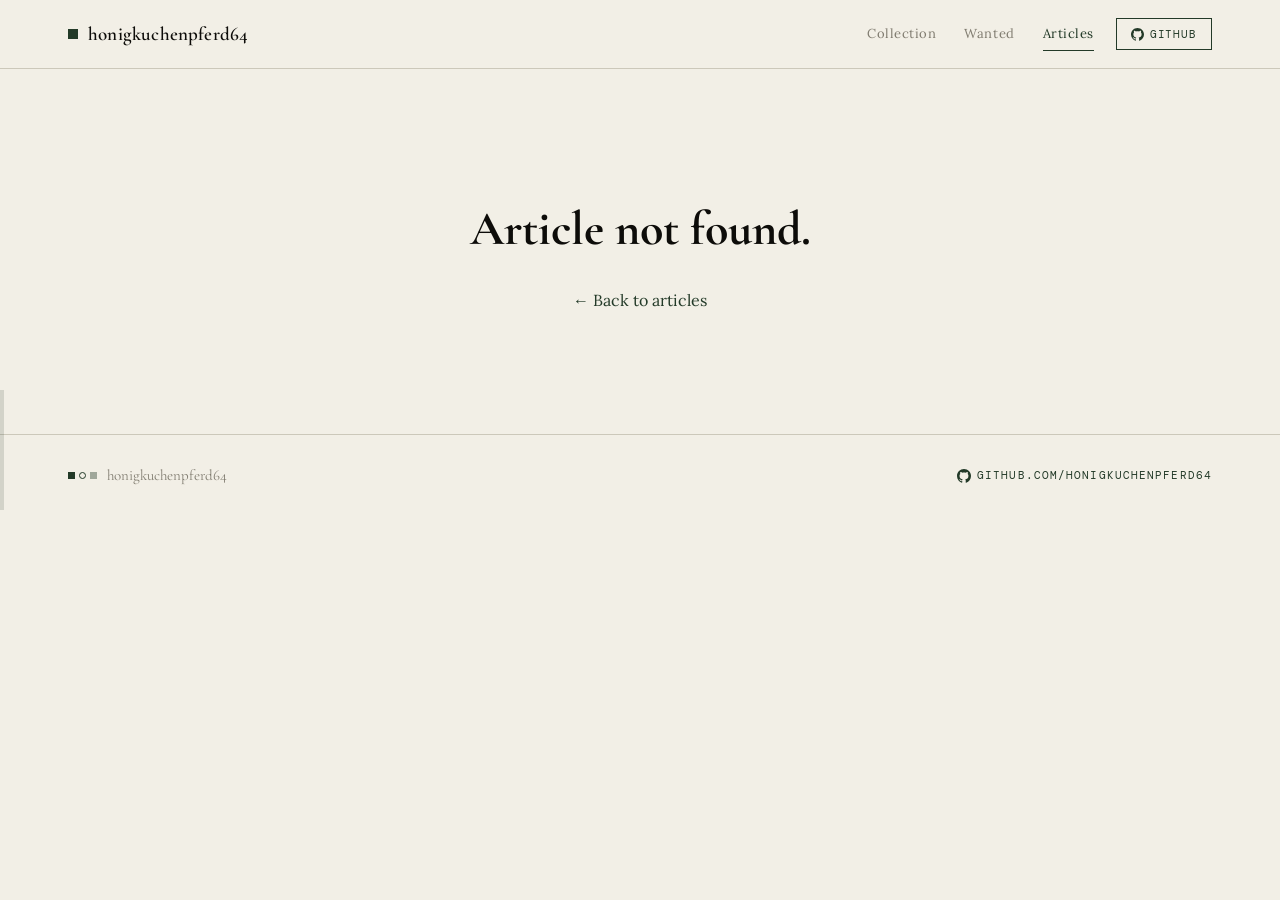
<file: article.html>
<!DOCTYPE html>
<html lang="en">
<head>
<meta charset="UTF-8" />
<meta name="viewport" content="width=device-width, initial-scale=1.0" />
<title>Article — honigkuchenpferd64</title>
<link rel="preconnect" href="https://fonts.googleapis.com" />
<link href="https://fonts.googleapis.com/css2?family=Cormorant+Garamond:ital,wght@0,300;0,400;0,500;0,600;0,700;1,300;1,400;1,600&family=Lora:ital,wght@0,400;0,500;1,400&family=DM+Mono:wght@300;400;500&display=swap" rel="stylesheet" />
<link rel="stylesheet" href="style.css" />
<style>
  /* Title word-by-word reveal */
  .title-word {
    display: inline-block;
    overflow: hidden;
    vertical-align: bottom;
  }
  .title-word-inner {
    display: inline-block;
    opacity: 0;
    transform: translateY(110%);
    animation: wordIn .8s cubic-bezier(.16,1,.3,1) both;
  }
  @keyframes wordIn {
    to { opacity: 1; transform: translateY(0); }
  }

  /* Reading progress bar */
  .progress-bar {
    position: fixed;
    top: 68px;
    left: 0;
    height: 2px;
    background: var(--accent);
    width: 0%;
    z-index: 150;
    transition: width .1s linear;
  }

  /* Geometric side accent on article */
  .article-geo-left {
    position: fixed;
    left: 0; top: 50%;
    transform: translateY(-50%);
    width: 4px;
    height: 120px;
    background: var(--accent);
    opacity: 0.15;
  }
  @media (max-width: 960px) { .article-geo-left { display: none; } }

  .article-page-wrap {
    padding-bottom: 80px;
  }

  /* Not found */
  .not-found {
    padding: 120px 0;
    text-align: center;
  }
  .not-found h2 {
    font-family: var(--serif);
    font-size: 48px;
    color: var(--bright);
    margin-bottom: 16px;
  }
  .not-found p { color: var(--muted); }
</style>
</head>
<body>

<div class="progress-bar" id="progress"></div>
<div class="article-geo-left"></div>

<!-- NAV -->
<nav class="site-nav">
  <div class="wrap nav-inner">
    <a href="index.html" class="nav-logo">
      <span class="nav-logo-mark"></span>
      honigkuchenpferd64
    </a>
    <div class="nav-links">
      <a href="collection.html" class="nav-link">Collection</a>
      <a href="wanted.html"     class="nav-link">Wanted</a>
      <a href="articles.html"   class="nav-link active">Articles</a>
      <a href="https://github.com/honigkuchenpferd64" target="_blank" class="nav-github">
        <svg viewBox="0 0 24 24"><path d="M12 0C5.37 0 0 5.37 0 12c0 5.3 3.438 9.8 8.205 11.385.6.113.82-.258.82-.577 0-.285-.01-1.04-.015-2.04-3.338.724-4.042-1.61-4.042-1.61C4.422 18.07 3.633 17.7 3.633 17.7c-1.087-.744.084-.729.084-.729 1.205.084 1.838 1.236 1.838 1.236 1.07 1.835 2.809 1.305 3.495.998.108-.776.417-1.305.76-1.605-2.665-.3-5.466-1.332-5.466-5.93 0-1.31.465-2.38 1.235-3.22-.135-.303-.54-1.523.105-3.176 0 0 1.005-.322 3.3 1.23.96-.267 1.98-.399 3-.405 1.02.006 2.04.138 3 .405 2.28-1.552 3.285-1.23 3.285-1.23.645 1.653.24 2.873.12 3.176.765.84 1.23 1.91 1.23 3.22 0 4.61-2.805 5.625-5.475 5.92.42.36.81 1.096.81 2.22 0 1.606-.015 2.896-.015 3.286 0 .315.21.69.825.57C20.565 21.795 24 17.295 24 12c0-6.63-5.37-12-12-12"/></svg>
        GitHub
      </a>
    </div>
  </div>
</nav>

<!-- ARTICLE CONTENT (injected by JS) -->
<main id="article-root"></main>

<!-- FOOTER -->
<footer class="site-footer">
  <div class="wrap" style="display:flex; justify-content:space-between; align-items:center; width:100%; flex-wrap:wrap; gap:12px;">
    <div class="footer-name">
      <div class="footer-mark">
        <span class="footer-sq"></span>
        <span class="footer-ci"></span>
        <span class="footer-sq" style="opacity:.4;"></span>
      </div>
      honigkuchenpferd64
    </div>
    <a href="https://github.com/honigkuchenpferd64" target="_blank" class="footer-github">
      <svg viewBox="0 0 24 24"><path d="M12 0C5.37 0 0 5.37 0 12c0 5.3 3.438 9.8 8.205 11.385.6.113.82-.258.82-.577 0-.285-.01-1.04-.015-2.04-3.338.724-4.042-1.61-4.042-1.61C4.422 18.07 3.633 17.7 3.633 17.7c-1.087-.744.084-.729.084-.729 1.205.084 1.838 1.236 1.838 1.236 1.07 1.835 2.809 1.305 3.495.998.108-.776.417-1.305.76-1.605-2.665-.3-5.466-1.332-5.466-5.93 0-1.31.465-2.38 1.235-3.22-.135-.303-.54-1.523.105-3.176 0 0 1.005-.322 3.3 1.23.96-.267 1.98-.399 3-.405 1.02.006 2.04.138 3 .405 2.28-1.552 3.285-1.23 3.285-1.23.645 1.653.24 2.873.12 3.176.765.84 1.23 1.91 1.23 3.22 0 4.61-2.805 5.625-5.475 5.92.42.36.81 1.096.81 2.22 0 1.606-.015 2.896-.015 3.286 0 .315.21.69.825.57C20.565 21.795 24 17.295 24 12c0-6.63-5.37-12-12-12"/></svg>
      github.com/honigkuchenpferd64
    </a>
  </div>
</footer>

<script src="config.js"></script>
<script>
  const id  = new URLSearchParams(window.location.search).get('id');
  const art = SITE.articles.find(a => a.id === id);
  const root = document.getElementById('article-root');

  if (!art) {
    root.innerHTML = `<div class="wrap not-found">
      <h2>Article not found.</h2>
      <p><a href="articles.html" style="color:var(--accent);">← Back to articles</a></p>
    </div>`;
  } else {
    // Update page title
    document.title = `${art.title} — honigkuchenpferd64`;

    const dateStr = new Date(art.date).toLocaleDateString('en-GB', { day: 'numeric', month: 'long', year: 'numeric' });

    // Animate title word by word
    const words = art.title.split(' ').map((w, i) =>
      `<span class="title-word"><span class="title-word-inner" style="animation-delay:${.35 + i * .08}s">${w}</span></span>`
    ).join(' ');

    const bannerHTML = art.img
      ? `<div class="article-banner reveal"><img src="${art.img}" alt="${art.title}"></div>`
      : ``;

    root.innerHTML = `
      <div class="wrap article-page-wrap">
        <a href="articles.html" class="back-link reveal"><span>←</span> All Articles</a>

        <header class="article-header">
          <div class="article-header-meta reveal reveal-d1">
            <span class="article-date">${dateStr}</span>
            <span class="article-tag">${art.tag}</span>
          </div>
          <h1 class="article-header-title">${words}</h1>
        </header>

        ${bannerHTML}

        <div class="article-body reveal">
          ${art.body}
        </div>

        <div style="padding: 40px 0 0; border-top: 1px solid var(--border); margin-top: 24px;">
          <a href="articles.html" class="back-link"><span>←</span> Back to Articles</a>
        </div>
      </div>`;

    // Scroll reveal
    const obs = new IntersectionObserver(entries => {
      entries.forEach(e => { if (e.isIntersecting) { e.target.classList.add('in'); obs.unobserve(e.target); } });
    }, { threshold: 0.05 });
    document.querySelectorAll('.reveal').forEach(el => obs.observe(el));

    // Reading progress bar
    window.addEventListener('scroll', () => {
      const doc = document.documentElement;
      const pct = (doc.scrollTop / (doc.scrollHeight - doc.clientHeight)) * 100;
      document.getElementById('progress').style.width = pct + '%';
    });
  }
</script>
</body>
</html>
</file>
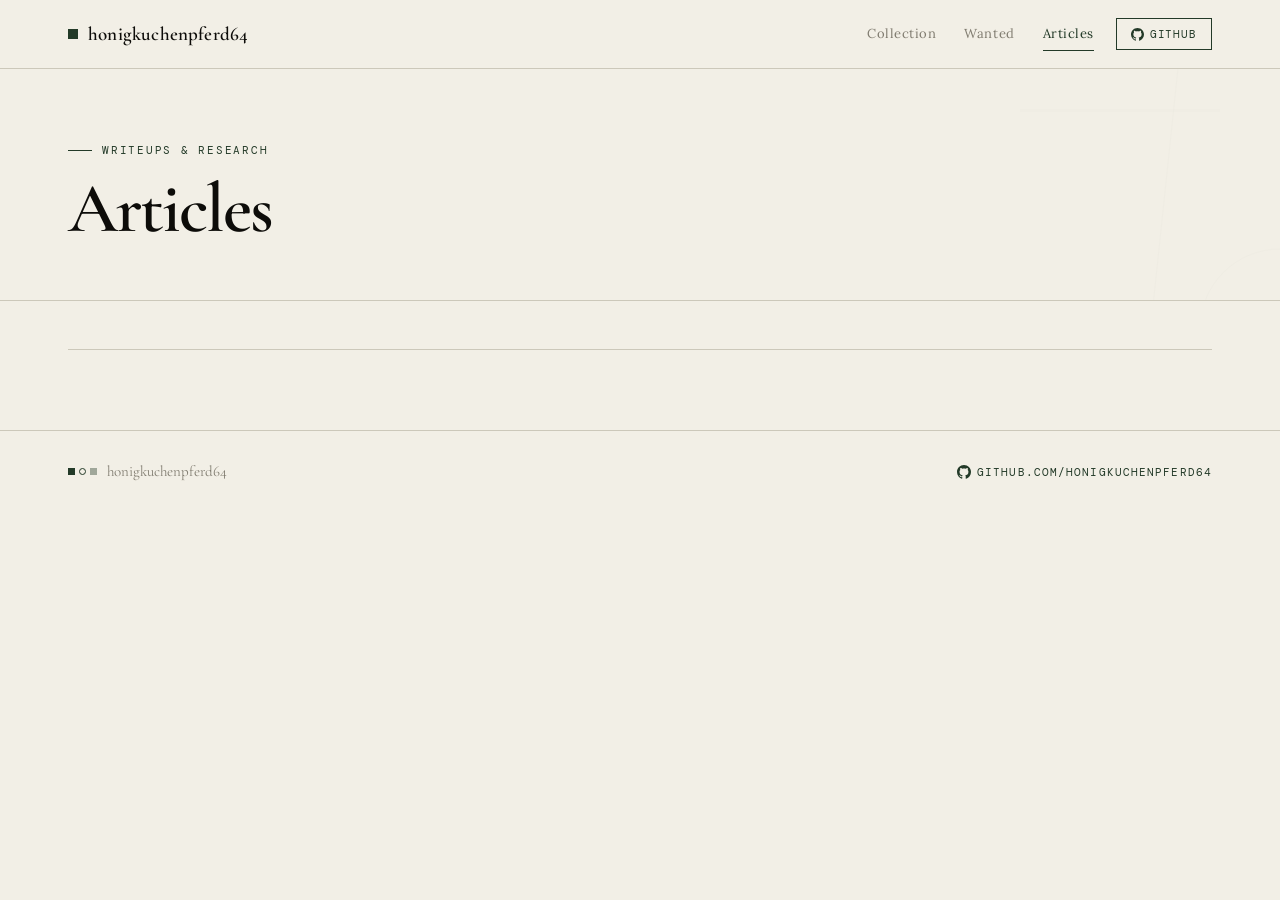
<file: articles.html>
<!DOCTYPE html>
<html lang="en">
<head>
<meta charset="UTF-8" />
<meta name="viewport" content="width=device-width, initial-scale=1.0" />
<title>Articles — honigkuchenpferd64</title>
<link rel="preconnect" href="https://fonts.googleapis.com" />
<link href="https://fonts.googleapis.com/css2?family=Cormorant+Garamond:ital,wght@0,300;0,400;0,500;0,600;0,700;1,300;1,400;1,600&family=Lora:ital,wght@0,400;0,500;1,400&family=DM+Mono:wght@300;400;500&display=swap" rel="stylesheet" />
<link rel="stylesheet" href="style.css" />
</head>
<body>

<!-- NAV -->
<nav class="site-nav">
  <div class="wrap nav-inner">
    <a href="index.html" class="nav-logo">
      <span class="nav-logo-mark"></span>
      honigkuchenpferd64
    </a>
    <div class="nav-links">
      <a href="collection.html" class="nav-link">Collection</a>
      <a href="wanted.html"     class="nav-link">Wanted</a>
      <a href="articles.html"   class="nav-link active">Articles</a>
      <a href="https://github.com/honigkuchenpferd64" target="_blank" class="nav-github">
        <svg viewBox="0 0 24 24"><path d="M12 0C5.37 0 0 5.37 0 12c0 5.3 3.438 9.8 8.205 11.385.6.113.82-.258.82-.577 0-.285-.01-1.04-.015-2.04-3.338.724-4.042-1.61-4.042-1.61C4.422 18.07 3.633 17.7 3.633 17.7c-1.087-.744.084-.729.084-.729 1.205.084 1.838 1.236 1.838 1.236 1.07 1.835 2.809 1.305 3.495.998.108-.776.417-1.305.76-1.605-2.665-.3-5.466-1.332-5.466-5.93 0-1.31.465-2.38 1.235-3.22-.135-.303-.54-1.523.105-3.176 0 0 1.005-.322 3.3 1.23.96-.267 1.98-.399 3-.405 1.02.006 2.04.138 3 .405 2.28-1.552 3.285-1.23 3.285-1.23.645 1.653.24 2.873.12 3.176.765.84 1.23 1.91 1.23 3.22 0 4.61-2.805 5.625-5.475 5.92.42.36.81 1.096.81 2.22 0 1.606-.015 2.896-.015 3.286 0 .315.21.69.825.57C20.565 21.795 24 17.295 24 12c0-6.63-5.37-12-12-12"/></svg>
        GitHub
      </a>
    </div>
  </div>
</nav>

<!-- PAGE HEADER -->
<header class="page-header">
  <div class="wrap" style="position:relative; z-index:2;">
    <div class="page-header-label">Writeups &amp; Research</div>
    <h1 class="reveal">Articles</h1>
  </div>
  <svg class="page-header-geo" width="500" height="400" viewBox="0 0 500 400" fill="none">
    <rect x="200" y="-20" width="240" height="3" fill="#233a28" opacity="0.4"/>
    <rect x="200" y="30" width="160" height="3" fill="#233a28" opacity="0.25"/>
    <rect x="200" y="80" width="200" height="3" fill="#233a28" opacity="0.15"/>
    <rect x="350" y="-60" width="180" height="360" stroke="#233a28" stroke-width="1" opacity="0.2" transform="rotate(6 440 120)"/>
    <circle cx="460" cy="300" r="80" stroke="#233a28" stroke-width="1" opacity="0.18"/>
  </svg>
</header>

<!-- ARTICLE LIST -->
<main>
  <div class="wrap" style="padding-top: 48px; padding-bottom: 80px;">
    <div class="article-list reveal" id="article-list"></div>
  </div>
</main>

<!-- FOOTER -->
<footer class="site-footer">
  <div class="wrap" style="display:flex; justify-content:space-between; align-items:center; width:100%; flex-wrap:wrap; gap:12px;">
    <div class="footer-name">
      <div class="footer-mark">
        <span class="footer-sq"></span>
        <span class="footer-ci"></span>
        <span class="footer-sq" style="opacity:.4;"></span>
      </div>
      honigkuchenpferd64
    </div>
    <a href="https://github.com/honigkuchenpferd64" target="_blank" class="footer-github">
      <svg viewBox="0 0 24 24"><path d="M12 0C5.37 0 0 5.37 0 12c0 5.3 3.438 9.8 8.205 11.385.6.113.82-.258.82-.577 0-.285-.01-1.04-.015-2.04-3.338.724-4.042-1.61-4.042-1.61C4.422 18.07 3.633 17.7 3.633 17.7c-1.087-.744.084-.729.084-.729 1.205.084 1.838 1.236 1.838 1.236 1.07 1.835 2.809 1.305 3.495.998.108-.776.417-1.305.76-1.605-2.665-.3-5.466-1.332-5.466-5.93 0-1.31.465-2.38 1.235-3.22-.135-.303-.54-1.523.105-3.176 0 0 1.005-.322 3.3 1.23.96-.267 1.98-.399 3-.405 1.02.006 2.04.138 3 .405 2.28-1.552 3.285-1.23 3.285-1.23.645 1.653.24 2.873.12 3.176.765.84 1.23 1.91 1.23 3.22 0 4.61-2.805 5.625-5.475 5.92.42.36.81 1.096.81 2.22 0 1.606-.015 2.896-.015 3.286 0 .315.21.69.825.57C20.565 21.795 24 17.295 24 12c0-6.63-5.37-12-12-12"/></svg>
      github.com/honigkuchenpferd64
    </a>
  </div>
</footer>

<script src="config.js"></script>
<script>
  const phSvg = `<svg width="36" height="36" viewBox="0 0 36 36" fill="none" class="ph-svg">
    <rect x="4" y="4" width="28" height="28" stroke="#233a28" stroke-width="1.5"/>
    <line x1="4" y1="14" x2="32" y2="14" stroke="#233a28" stroke-width="1"/>
    <line x1="12" y1="4" x2="12" y2="32" stroke="#233a28" stroke-width="1"/>
  </svg>`;

  const list = document.getElementById('article-list');
  list.innerHTML = SITE.articles.map(a => {
    const dateStr = new Date(a.date).toLocaleDateString('en-GB', { day: 'numeric', month: 'short', year: 'numeric' });
    return `
      <div class="article-item" onclick="location.href='article.html?id=${a.id}'">
        <div class="article-thumb">
          ${a.img
            ? `<img src="${a.img}" alt="${a.title}" loading="lazy">`
            : `<div class="article-thumb-ph">${phSvg}</div>`}
        </div>
        <div class="article-info">
          <div class="article-meta">
            <span class="article-date">${dateStr}</span>
            <span class="article-tag">${a.tag}</span>
          </div>
          <div class="article-title">${a.title}</div>
          <div class="article-excerpt">${a.excerpt}</div>
        </div>
      </div>`;
  }).join('');

  const obs = new IntersectionObserver(entries => {
    entries.forEach(e => { if (e.isIntersecting) { e.target.classList.add('in'); obs.unobserve(e.target); } });
  }, { threshold: 0.05 });
  document.querySelectorAll('.reveal').forEach(el => obs.observe(el));
</script>
</body>
</html>
</file>
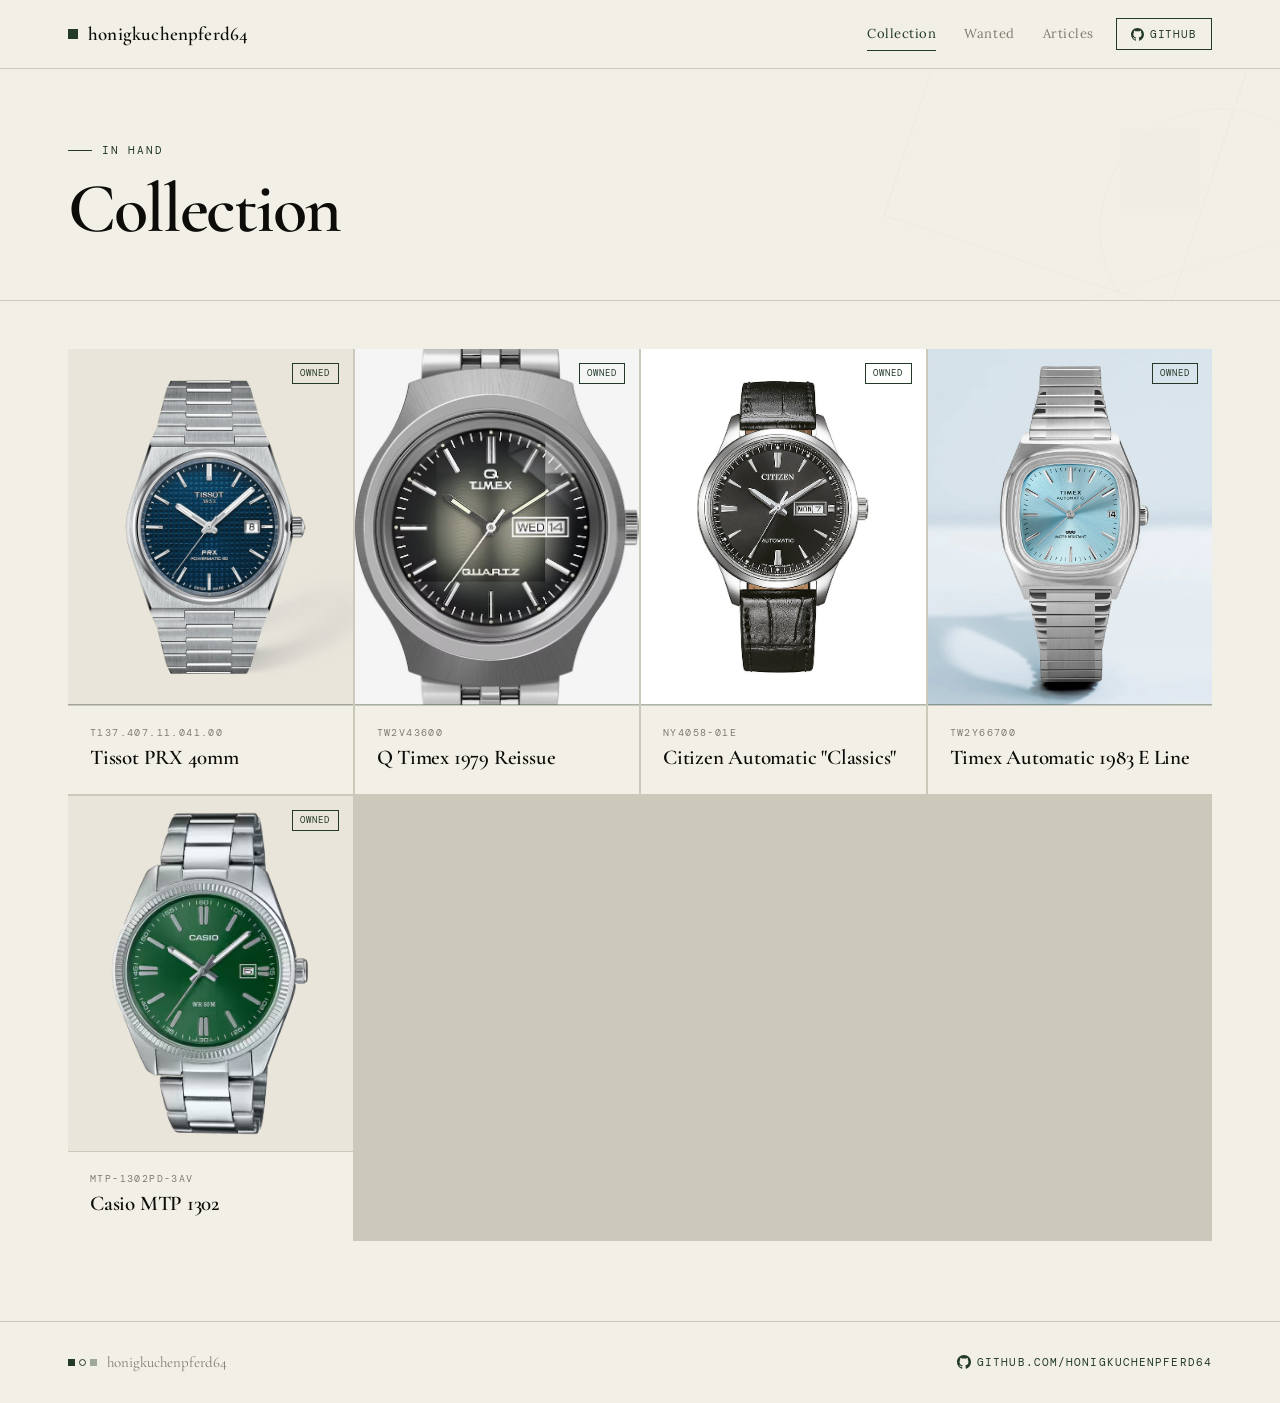
<file: collection.html>
<!DOCTYPE html>
<html lang="en">
<head>
<meta charset="UTF-8" />
<meta name="viewport" content="width=device-width, initial-scale=1.0" />
<title>Collection — honigkuchenpferd64</title>
<link rel="preconnect" href="https://fonts.googleapis.com" />
<link href="https://fonts.googleapis.com/css2?family=Cormorant+Garamond:ital,wght@0,300;0,400;0,500;0,600;0,700;1,300;1,400;1,600&family=Lora:ital,wght@0,400;0,500;1,400&family=DM+Mono:wght@300;400;500&display=swap" rel="stylesheet" />
<link rel="stylesheet" href="style.css" />
</head>
<body>

<!-- NAV -->
<nav class="site-nav">
  <div class="wrap nav-inner">
    <a href="index.html" class="nav-logo">
      <span class="nav-logo-mark"></span>
      honigkuchenpferd64
    </a>
    <div class="nav-links">
      <a href="collection.html" class="nav-link active">Collection</a>
      <a href="wanted.html"     class="nav-link">Wanted</a>
      <a href="articles.html"   class="nav-link">Articles</a>
      <a href="https://github.com/honigkuchenpferd64" target="_blank" class="nav-github">
        <svg viewBox="0 0 24 24"><path d="M12 0C5.37 0 0 5.37 0 12c0 5.3 3.438 9.8 8.205 11.385.6.113.82-.258.82-.577 0-.285-.01-1.04-.015-2.04-3.338.724-4.042-1.61-4.042-1.61C4.422 18.07 3.633 17.7 3.633 17.7c-1.087-.744.084-.729.084-.729 1.205.084 1.838 1.236 1.838 1.236 1.07 1.835 2.809 1.305 3.495.998.108-.776.417-1.305.76-1.605-2.665-.3-5.466-1.332-5.466-5.93 0-1.31.465-2.38 1.235-3.22-.135-.303-.54-1.523.105-3.176 0 0 1.005-.322 3.3 1.23.96-.267 1.98-.399 3-.405 1.02.006 2.04.138 3 .405 2.28-1.552 3.285-1.23 3.285-1.23.645 1.653.24 2.873.12 3.176.765.84 1.23 1.91 1.23 3.22 0 4.61-2.805 5.625-5.475 5.92.42.36.81 1.096.81 2.22 0 1.606-.015 2.896-.015 3.286 0 .315.21.69.825.57C20.565 21.795 24 17.295 24 12c0-6.63-5.37-12-12-12"/></svg>
        GitHub
      </a>
    </div>
  </div>
</nav>

<!-- PAGE HEADER -->
<header class="page-header">
  <div class="wrap" style="position:relative; z-index:2;">
    <div class="page-header-label">In hand</div>
    <h1 class="reveal">Collection</h1>
  </div>
  <!-- Geometric decoration -->
  <svg class="page-header-geo" width="500" height="400" viewBox="0 0 500 400" fill="none">
    <rect x="100" y="-60" width="300" height="300" stroke="#233a28" stroke-width="1" opacity="0.4" transform="rotate(18 250 100)"/>
    <circle cx="400" cy="200" r="120" stroke="#233a28" stroke-width="1" opacity="0.3"/>
    <rect x="300" y="100" width="80" height="80" fill="#233a28" opacity="0.12"/>
    <line x1="0" y1="350" x2="500" y2="200" stroke="#233a28" stroke-width="1" opacity="0.2"/>
  </svg>
</header>

<!-- GRID -->
<main>
  <div class="wrap" style="padding-top: 48px; padding-bottom: 80px;">
    <div class="watch-grid" id="collection-grid"></div>
  </div>
</main>

<!-- FOOTER -->
<footer class="site-footer">
  <div class="wrap" style="display:flex; justify-content:space-between; align-items:center; width:100%; flex-wrap:wrap; gap:12px;">
    <div class="footer-name">
      <div class="footer-mark">
        <span class="footer-sq"></span>
        <span class="footer-ci"></span>
        <span class="footer-sq" style="opacity:.4;"></span>
      </div>
      honigkuchenpferd64
    </div>
    <a href="https://github.com/honigkuchenpferd64" target="_blank" class="footer-github">
      <svg viewBox="0 0 24 24"><path d="M12 0C5.37 0 0 5.37 0 12c0 5.3 3.438 9.8 8.205 11.385.6.113.82-.258.82-.577 0-.285-.01-1.04-.015-2.04-3.338.724-4.042-1.61-4.042-1.61C4.422 18.07 3.633 17.7 3.633 17.7c-1.087-.744.084-.729.084-.729 1.205.084 1.838 1.236 1.838 1.236 1.07 1.835 2.809 1.305 3.495.998.108-.776.417-1.305.76-1.605-2.665-.3-5.466-1.332-5.466-5.93 0-1.31.465-2.38 1.235-3.22-.135-.303-.54-1.523.105-3.176 0 0 1.005-.322 3.3 1.23.96-.267 1.98-.399 3-.405 1.02.006 2.04.138 3 .405 2.28-1.552 3.285-1.23 3.285-1.23.645 1.653.24 2.873.12 3.176.765.84 1.23 1.91 1.23 3.22 0 4.61-2.805 5.625-5.475 5.92.42.36.81 1.096.81 2.22 0 1.606-.015 2.896-.015 3.286 0 .315.21.69.825.57C20.565 21.795 24 17.295 24 12c0-6.63-5.37-12-12-12"/></svg>
      github.com/honigkuchenpferd64
    </a>
  </div>
</footer>

<script src="config.js"></script>
<script>
  const phSvg = `<svg width="60" height="80" viewBox="0 0 60 80" fill="none" xmlns="http://www.w3.org/2000/svg" class="ph-svg">
    <rect x="18" y="2" width="24" height="8" rx="1" stroke="#233a28" stroke-width="1.5"/>
    <rect x="18" y="70" width="24" height="8" rx="1" stroke="#233a28" stroke-width="1.5"/>
    <circle cx="30" cy="40" r="22" stroke="#233a28" stroke-width="1.5"/>
    <circle cx="30" cy="40" r="3" fill="#233a28"/>
    <line x1="30" y1="22" x2="30" y2="40" stroke="#233a28" stroke-width="1.5" stroke-linecap="round"/>
    <line x1="30" y1="40" x2="42" y2="40" stroke="#233a28" stroke-width="1.5" stroke-linecap="round"/>
  </svg>`;

  document.getElementById('collection-grid').innerHTML = SITE.collection.map(w => `
    <div class="watch-card">
      <span class="card-badge">Owned</span>
      <div class="card-img-wrap">
        ${w.img
          ? `<img src="${w.img}" alt="${w.name}" loading="lazy">`
          : `<div class="card-placeholder">${phSvg}</div>`}
        <div class="card-hover-plane"></div>
      </div>
      <div class="card-info">
        <div class="card-ref">${w.ref}</div>
        <div class="card-name">${w.name}</div>
      </div>
    </div>
  `).join('');

  // Scroll reveal
  const obs = new IntersectionObserver(entries => {
    entries.forEach(e => { if (e.isIntersecting) { e.target.classList.add('in'); obs.unobserve(e.target); } });
  }, { threshold: 0.1 });
  document.querySelectorAll('.reveal').forEach(el => obs.observe(el));
</script>
</body>
</html>
</file>
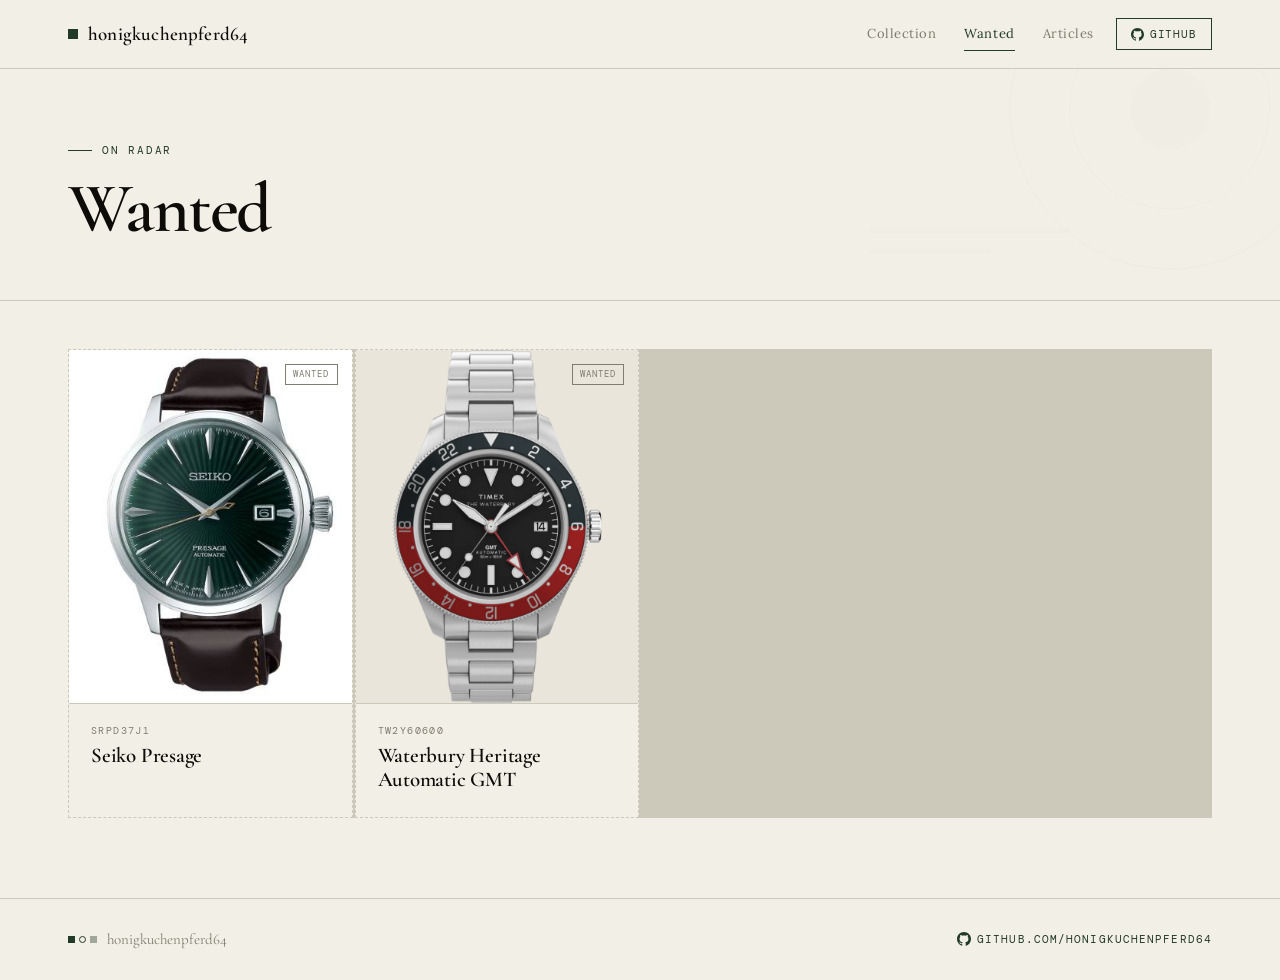
<file: wanted.html>
<!DOCTYPE html>
<html lang="en">
<head>
<meta charset="UTF-8" />
<meta name="viewport" content="width=device-width, initial-scale=1.0" />
<title>Wanted — honigkuchenpferd64</title>
<link rel="preconnect" href="https://fonts.googleapis.com" />
<link href="https://fonts.googleapis.com/css2?family=Cormorant+Garamond:ital,wght@0,300;0,400;0,500;0,600;0,700;1,300;1,400;1,600&family=Lora:ital,wght@0,400;0,500;1,400&family=DM+Mono:wght@300;400;500&display=swap" rel="stylesheet" />
<link rel="stylesheet" href="style.css" />
<style>
  /* Subtle dashed border to distinguish "wanted" cards */
  #wanted-grid .watch-card { border: 1.5px dashed var(--border); }
  #wanted-grid .watch-card:hover { border-color: var(--accent); }
</style>
</head>
<body>

<!-- NAV -->
<nav class="site-nav">
  <div class="wrap nav-inner">
    <a href="index.html" class="nav-logo">
      <span class="nav-logo-mark"></span>
      honigkuchenpferd64
    </a>
    <div class="nav-links">
      <a href="collection.html" class="nav-link">Collection</a>
      <a href="wanted.html"     class="nav-link active">Wanted</a>
      <a href="articles.html"   class="nav-link">Articles</a>
      <a href="https://github.com/honigkuchenpferd64" target="_blank" class="nav-github">
        <svg viewBox="0 0 24 24"><path d="M12 0C5.37 0 0 5.37 0 12c0 5.3 3.438 9.8 8.205 11.385.6.113.82-.258.82-.577 0-.285-.01-1.04-.015-2.04-3.338.724-4.042-1.61-4.042-1.61C4.422 18.07 3.633 17.7 3.633 17.7c-1.087-.744.084-.729.084-.729 1.205.084 1.838 1.236 1.838 1.236 1.07 1.835 2.809 1.305 3.495.998.108-.776.417-1.305.76-1.605-2.665-.3-5.466-1.332-5.466-5.93 0-1.31.465-2.38 1.235-3.22-.135-.303-.54-1.523.105-3.176 0 0 1.005-.322 3.3 1.23.96-.267 1.98-.399 3-.405 1.02.006 2.04.138 3 .405 2.28-1.552 3.285-1.23 3.285-1.23.645 1.653.24 2.873.12 3.176.765.84 1.23 1.91 1.23 3.22 0 4.61-2.805 5.625-5.475 5.92.42.36.81 1.096.81 2.22 0 1.606-.015 2.896-.015 3.286 0 .315.21.69.825.57C20.565 21.795 24 17.295 24 12c0-6.63-5.37-12-12-12"/></svg>
        GitHub
      </a>
    </div>
  </div>
</nav>

<!-- PAGE HEADER -->
<header class="page-header">
  <div class="wrap" style="position:relative; z-index:2;">
    <div class="page-header-label">On radar</div>
    <h1 class="reveal">Wanted</h1>
  </div>
  <svg class="page-header-geo" width="500" height="400" viewBox="0 0 500 400" fill="none">
    <circle cx="350" cy="80" r="160" stroke="#233a28" stroke-width="1" opacity="0.35"/>
    <circle cx="350" cy="80" r="100" stroke="#233a28" stroke-width="1" opacity="0.25"/>
    <circle cx="350" cy="80" r="40" fill="#233a28" opacity="0.1"/>
    <rect x="50" y="200" width="200" height="4" fill="#233a28" opacity="0.15"/>
    <rect x="50" y="220" width="120" height="4" fill="#233a28" opacity="0.1"/>
  </svg>
</header>

<!-- GRID -->
<main>
  <div class="wrap" style="padding-top: 48px; padding-bottom: 80px;">
    <div class="watch-grid" id="wanted-grid"></div>
  </div>
</main>

<!-- FOOTER -->
<footer class="site-footer">
  <div class="wrap" style="display:flex; justify-content:space-between; align-items:center; width:100%; flex-wrap:wrap; gap:12px;">
    <div class="footer-name">
      <div class="footer-mark">
        <span class="footer-sq"></span>
        <span class="footer-ci"></span>
        <span class="footer-sq" style="opacity:.4;"></span>
      </div>
      honigkuchenpferd64
    </div>
    <a href="https://github.com/honigkuchenpferd64" target="_blank" class="footer-github">
      <svg viewBox="0 0 24 24"><path d="M12 0C5.37 0 0 5.37 0 12c0 5.3 3.438 9.8 8.205 11.385.6.113.82-.258.82-.577 0-.285-.01-1.04-.015-2.04-3.338.724-4.042-1.61-4.042-1.61C4.422 18.07 3.633 17.7 3.633 17.7c-1.087-.744.084-.729.084-.729 1.205.084 1.838 1.236 1.838 1.236 1.07 1.835 2.809 1.305 3.495.998.108-.776.417-1.305.76-1.605-2.665-.3-5.466-1.332-5.466-5.93 0-1.31.465-2.38 1.235-3.22-.135-.303-.54-1.523.105-3.176 0 0 1.005-.322 3.3 1.23.96-.267 1.98-.399 3-.405 1.02.006 2.04.138 3 .405 2.28-1.552 3.285-1.23 3.285-1.23.645 1.653.24 2.873.12 3.176.765.84 1.23 1.91 1.23 3.22 0 4.61-2.805 5.625-5.475 5.92.42.36.81 1.096.81 2.22 0 1.606-.015 2.896-.015 3.286 0 .315.21.69.825.57C20.565 21.795 24 17.295 24 12c0-6.63-5.37-12-12-12"/></svg>
      github.com/honigkuchenpferd64
    </a>
  </div>
</footer>

<script src="config.js"></script>
<script>
  const phSvg = `<svg width="60" height="80" viewBox="0 0 60 80" fill="none" xmlns="http://www.w3.org/2000/svg" class="ph-svg">
    <rect x="18" y="2" width="24" height="8" rx="1" stroke="#233a28" stroke-width="1.5"/>
    <rect x="18" y="70" width="24" height="8" rx="1" stroke="#233a28" stroke-width="1.5"/>
    <circle cx="30" cy="40" r="22" stroke="#233a28" stroke-width="1.5"/>
    <circle cx="30" cy="40" r="3" fill="#233a28"/>
    <line x1="30" y1="22" x2="30" y2="40" stroke="#233a28" stroke-width="1.5" stroke-linecap="round"/>
    <line x1="30" y1="40" x2="42" y2="40" stroke="#233a28" stroke-width="1.5" stroke-linecap="round"/>
  </svg>`;

  document.getElementById('wanted-grid').innerHTML = SITE.wanted.map(w => `
    <div class="watch-card">
      <span class="card-badge wanted">Wanted</span>
      <div class="card-img-wrap">
        ${w.img
          ? `<img src="${w.img}" alt="${w.name}" loading="lazy">`
          : `<div class="card-placeholder">${phSvg}</div>`}
        <div class="card-hover-plane"></div>
      </div>
      <div class="card-info">
        <div class="card-ref">${w.ref}</div>
        <div class="card-name">${w.name}</div>
      </div>
    </div>
  `).join('');

  const obs = new IntersectionObserver(entries => {
    entries.forEach(e => { if (e.isIntersecting) { e.target.classList.add('in'); obs.unobserve(e.target); } });
  }, { threshold: 0.1 });
  document.querySelectorAll('.reveal').forEach(el => obs.observe(el));
</script>
</body>
</html>
</file>
<file: style.css>
/* ═══════════════════════════════════════════════════════════
   TOKENS
═══════════════════════════════════════════════════════════ */
:root {
  --bg:          #f2efe6;
  --surface:     #e9e5da;
  --border:      #ccc8ba;
  --muted:       #807c70;
  --text:        #1c1b18;
  --bright:      #0d0c09;
  --accent:      #233a28;
  --accent-mid:  #3b6241;
  --accent-pale: #e9f0ea;

  --serif: 'Cormorant Garamond', Georgia, serif;
  --body:  'Lora', Georgia, serif;
  --mono:  'DM Mono', 'Courier New', monospace;
}

/* ═══════════════════════════════════════════════════════════
   RESET
═══════════════════════════════════════════════════════════ */
*, *::before, *::after { box-sizing: border-box; margin: 0; padding: 0; }
html { scroll-behavior: smooth; }
body {
  background: var(--bg);
  color: var(--text);
  font-family: var(--body);
  font-size: 16px;
  line-height: 1.7;
  -webkit-font-smoothing: antialiased;
  min-height: 100vh;
}
a { color: inherit; text-decoration: none; }
img { display: block; width: 100%; }

/* ═══════════════════════════════════════════════════════════
   LAYOUT
═══════════════════════════════════════════════════════════ */
.wrap { max-width: 1240px; margin: 0 auto; padding: 0 48px; }
@media (max-width: 860px) { .wrap { padding: 0 24px; } }
@media (max-width: 540px) { .wrap { padding: 0 16px; } }

/* ═══════════════════════════════════════════════════════════
   NAVIGATION
═══════════════════════════════════════════════════════════ */
.site-nav {
  position: sticky;
  top: 0;
  z-index: 200;
  background: var(--bg);
  border-bottom: 1px solid var(--border);
}
.nav-inner {
  display: flex;
  align-items: center;
  justify-content: space-between;
  height: 68px;
  gap: 24px;
}
.nav-logo {
  font-family: var(--serif);
  font-weight: 600;
  font-size: 19px;
  color: var(--bright);
  letter-spacing: 0.01em;
  flex-shrink: 0;
  display: flex;
  align-items: center;
  gap: 10px;
}
.nav-logo-mark {
  width: 10px;
  height: 10px;
  background: var(--accent);
  display: inline-block;
  transition: transform .4s ease;
}
.nav-logo:hover .nav-logo-mark { transform: rotate(45deg); }

.nav-links {
  display: flex;
  align-items: center;
  gap: 0;
  flex-wrap: wrap;
}
.nav-link {
  font-family: var(--body);
  font-size: 13px;
  color: var(--muted);
  padding: 6px 14px;
  position: relative;
  transition: color .25s;
  letter-spacing: 0.04em;
}
.nav-link::after {
  content: '';
  position: absolute;
  bottom: 0;
  left: 14px;
  right: 14px;
  height: 1.5px;
  background: var(--accent);
  transform: scaleX(0);
  transform-origin: left;
  transition: transform .3s cubic-bezier(.16,1,.3,1);
}
.nav-link:hover,
.nav-link.active { color: var(--accent); }
.nav-link:hover::after,
.nav-link.active::after { transform: scaleX(1); }

.nav-github {
  font-family: var(--mono);
  font-size: 11px;
  color: var(--accent);
  border: 1.5px solid var(--accent);
  padding: 6px 14px;
  margin-left: 8px;
  letter-spacing: 0.08em;
  text-transform: uppercase;
  transition: background .25s, color .25s;
  display: flex;
  align-items: center;
  gap: 6px;
}
.nav-github:hover { background: var(--accent); color: var(--bg); }
.nav-github svg { width: 13px; height: 13px; fill: currentColor; }

@media (max-width: 600px) {
  .nav-link { padding: 6px 10px; font-size: 12px; }
  .nav-github { display: none; }
}

/* ═══════════════════════════════════════════════════════════
   PAGE HEADER (used on inner pages)
═══════════════════════════════════════════════════════════ */
.page-header {
  padding: 72px 0 56px;
  border-bottom: 1px solid var(--border);
  position: relative;
  overflow: hidden;
}
.page-header-geo {
  position: absolute;
  right: -40px;
  top: -40px;
  opacity: 0.06;
  pointer-events: none;
}
.page-header-label {
  font-family: var(--mono);
  font-size: 11px;
  letter-spacing: 0.16em;
  text-transform: uppercase;
  color: var(--accent);
  margin-bottom: 14px;
  display: flex;
  align-items: center;
  gap: 10px;
}
.page-header-label::before {
  content: '';
  display: inline-block;
  width: 24px;
  height: 1.5px;
  background: var(--accent);
}
.page-header h1 {
  font-family: var(--serif);
  font-weight: 600;
  font-size: clamp(38px, 5.5vw, 72px);
  color: var(--bright);
  letter-spacing: -0.03em;
  line-height: 1.0;
}

/* ═══════════════════════════════════════════════════════════
   SECTION HEADING
═══════════════════════════════════════════════════════════ */
.sec-heading {
  display: flex;
  align-items: baseline;
  gap: 16px;
  margin-bottom: 40px;
  padding-top: 64px;
}
.sec-heading h2 {
  font-family: var(--serif);
  font-weight: 600;
  font-size: clamp(26px, 3.5vw, 40px);
  color: var(--bright);
  letter-spacing: -0.02em;
}
.sec-heading-count {
  font-family: var(--mono);
  font-size: 11px;
  color: var(--muted);
  letter-spacing: 0.1em;
  margin-left: auto;
}
.sec-heading-rule {
  flex: 1;
  height: 1px;
  background: var(--border);
  margin-left: 8px;
  align-self: center;
}

/* ═══════════════════════════════════════════════════════════
   WATCH CARDS
═══════════════════════════════════════════════════════════ */
.watch-grid {
  display: grid;
  grid-template-columns: repeat(auto-fill, minmax(260px, 1fr));
  gap: 2px;
  background: var(--border);
}
.watch-card {
  background: var(--bg);
  position: relative;
  overflow: hidden;
  cursor: default;
  animation: cardIn .6s ease both;
}
.watch-card:nth-child(1) { animation-delay: 0s; }
.watch-card:nth-child(2) { animation-delay: .07s; }
.watch-card:nth-child(3) { animation-delay: .14s; }
.watch-card:nth-child(4) { animation-delay: .21s; }
.watch-card:nth-child(5) { animation-delay: .28s; }
.watch-card:nth-child(6) { animation-delay: .35s; }

@keyframes cardIn {
  from { opacity: 0; transform: translateY(20px); }
  to   { opacity: 1; transform: none; }
}

/* Green corner triangle */
.watch-card::before {
  content: '';
  position: absolute;
  top: 0; left: 0;
  width: 0; height: 0;
  border-style: solid;
  border-width: 32px 32px 0 0;
  border-color: var(--accent) transparent transparent transparent;
  z-index: 3;
  opacity: 0;
  transform: translate(-100%, -100%);
  transition: opacity .3s, transform .35s cubic-bezier(.16,1,.3,1);
}
.watch-card:hover::before {
  opacity: 1;
  transform: translate(0, 0);
}

.card-img-wrap {
  aspect-ratio: 4/5;
  overflow: hidden;
  position: relative;
  background: var(--surface);
}
.card-img-wrap img {
  width: 100%;
  height: 100%;
  object-fit: cover;
  transition: transform .7s cubic-bezier(.16,1,.3,1);
}
.watch-card:hover .card-img-wrap img { transform: scale(1.06); }

/* Green plane slides up on hover */
.card-hover-plane {
  position: absolute;
  inset: 0;
  background: var(--accent);
  transform: translateY(100%);
  transition: transform .5s cubic-bezier(.16,1,.3,1);
  z-index: 1;
}
.watch-card:hover .card-hover-plane { transform: translateY(72%); }

.card-placeholder {
  width: 100%;
  height: 100%;
  display: flex;
  align-items: center;
  justify-content: center;
  background: var(--surface);
}

.card-info {
  padding: 18px 22px 24px;
  background: var(--bg);
  position: relative;
  z-index: 2;
  border-top: 1px solid var(--border);
  transition: background .3s;
}
.watch-card:hover .card-info { background: var(--accent-pale); }

.card-ref {
  font-family: var(--mono);
  font-size: 10px;
  letter-spacing: 0.14em;
  text-transform: uppercase;
  color: var(--muted);
  margin-bottom: 5px;
}
.card-name {
  font-family: var(--serif);
  font-weight: 600;
  font-size: 21px;
  color: var(--bright);
  line-height: 1.15;
  letter-spacing: -0.01em;
}

.card-badge {
  position: absolute;
  top: 14px;
  right: 14px;
  font-family: var(--mono);
  font-size: 9px;
  letter-spacing: 0.12em;
  text-transform: uppercase;
  color: var(--accent);
  border: 1px solid var(--accent);
  padding: 2px 7px;
  z-index: 4;
}
.card-badge.wanted { color: var(--muted); border-color: var(--muted); }

/* ═══════════════════════════════════════════════════════════
   ARTICLE LIST
═══════════════════════════════════════════════════════════ */
.article-list {
  border-top: 1.5px solid var(--border);
}
.article-item {
  display: grid;
  grid-template-columns: 120px 1fr;
  border-bottom: 1px solid var(--border);
  cursor: pointer;
  position: relative;
  overflow: hidden;
  transition: background .2s;
}
@media (max-width: 540px) { .article-item { grid-template-columns: 80px 1fr; } }

.article-item::before {
  content: '';
  position: absolute;
  left: 0; top: 0; bottom: 0;
  width: 3px;
  background: var(--accent);
  transform: scaleY(0);
  transform-origin: bottom;
  transition: transform .35s cubic-bezier(.16,1,.3,1);
  z-index: 2;
}
.article-item:hover::before { transform: scaleY(1); }
.article-item:hover { background: var(--accent-pale); }

.article-thumb {
  overflow: hidden;
  background: var(--surface);
  aspect-ratio: 1;
}
.article-thumb img { width: 100%; height: 100%; object-fit: cover; transition: transform .5s ease; }
.article-item:hover .article-thumb img { transform: scale(1.05); }
.article-thumb-ph {
  width: 100%;
  height: 100%;
  display: flex;
  align-items: center;
  justify-content: center;
}

.article-info {
  padding: 22px 28px;
  display: flex;
  flex-direction: column;
  justify-content: center;
  gap: 7px;
}
@media (max-width: 540px) { .article-info { padding: 16px; gap: 5px; } }

.article-meta {
  display: flex;
  align-items: center;
  gap: 12px;
  flex-wrap: wrap;
}
.article-date {
  font-family: var(--mono);
  font-size: 11px;
  color: var(--muted);
  letter-spacing: 0.06em;
}
.article-tag {
  font-family: var(--mono);
  font-size: 9px;
  letter-spacing: 0.14em;
  text-transform: uppercase;
  color: var(--accent);
  border: 1px solid var(--accent);
  padding: 2px 7px;
}
.article-title {
  font-family: var(--serif);
  font-weight: 600;
  font-size: clamp(17px, 2.5vw, 23px);
  color: var(--bright);
  line-height: 1.2;
  letter-spacing: -0.01em;
}
.article-excerpt {
  font-family: var(--body);
  font-size: 13px;
  color: var(--muted);
  line-height: 1.6;
}
@media (max-width: 540px) { .article-excerpt { display: none; } }

/* ═══════════════════════════════════════════════════════════
   ARTICLE PAGE
═══════════════════════════════════════════════════════════ */
.back-link {
  display: inline-flex;
  align-items: center;
  gap: 8px;
  font-family: var(--mono);
  font-size: 11px;
  letter-spacing: 0.1em;
  text-transform: uppercase;
  color: var(--accent);
  padding: 48px 0 0;
  transition: gap .25s;
}
.back-link:hover { gap: 14px; }
.back-link span { font-size: 16px; line-height: 1; }

.article-header { padding: 32px 0 48px; }
.article-header-meta {
  display: flex;
  align-items: center;
  gap: 14px;
  margin-bottom: 20px;
}
.article-header-title {
  font-family: var(--serif);
  font-weight: 700;
  font-size: clamp(36px, 6vw, 72px);
  color: var(--bright);
  line-height: 1.0;
  letter-spacing: -0.04em;
  max-width: 860px;
}

.article-banner {
  aspect-ratio: 16/6;
  overflow: hidden;
  background: var(--surface);
  margin-bottom: 56px;
}
.article-banner img { width: 100%; height: 100%; object-fit: cover; }
.article-banner-ph {
  width: 100%;
  height: 100%;
  display: flex;
  align-items: center;
  justify-content: center;
}

.article-body {
  max-width: 680px;
  font-family: var(--body);
  font-size: 16px;
  line-height: 1.9;
  color: var(--text);
  padding-bottom: 96px;
}
.article-body p { margin-bottom: 22px; }
.article-body h3 {
  font-family: var(--serif);
  font-weight: 600;
  font-size: 28px;
  color: var(--bright);
  letter-spacing: -0.02em;
  margin: 40px 0 14px;
  display: flex;
  align-items: center;
  gap: 12px;
}
.article-body h3::before {
  content: '';
  display: inline-block;
  width: 8px;
  height: 8px;
  background: var(--accent);
  flex-shrink: 0;
}
.article-body code {
  background: var(--surface);
  border: 1px solid var(--border);
  padding: 1px 6px;
  font-family: var(--mono);
  font-size: 13px;
  color: var(--accent-mid);
}
.article-body pre {
  background: var(--bright);
  color: #c8c4ae;
  border-left: 3px solid var(--accent);
  padding: 20px 24px;
  overflow-x: auto;
  margin: 24px 0;
  font-family: var(--mono);
  font-size: 13px;
  line-height: 1.65;
}
.article-body pre code {
  background: none;
  border: none;
  padding: 0;
  color: inherit;
  font-size: inherit;
}

/* ═══════════════════════════════════════════════════════════
   FOOTER
═══════════════════════════════════════════════════════════ */
.site-footer {
  border-top: 1px solid var(--border);
  padding: 28px 0;
  display: flex;
  align-items: center;
  justify-content: space-between;
  gap: 16px;
}
.footer-name {
  font-family: var(--serif);
  font-size: 15px;
  color: var(--muted);
  display: flex;
  align-items: center;
  gap: 10px;
}
.footer-mark {
  display: flex;
  gap: 4px;
  align-items: center;
}
.footer-sq {
  width: 7px; height: 7px;
  background: var(--accent);
  display: inline-block;
}
.footer-ci {
  width: 7px; height: 7px;
  border-radius: 50%;
  border: 1.5px solid var(--accent);
  display: inline-block;
}
.footer-github {
  font-family: var(--mono);
  font-size: 11px;
  color: var(--accent);
  letter-spacing: 0.1em;
  text-transform: uppercase;
  display: flex;
  align-items: center;
  gap: 6px;
  transition: opacity .2s;
}
.footer-github:hover { opacity: 0.7; }
.footer-github svg { width: 14px; height: 14px; fill: currentColor; }

/* ═══════════════════════════════════════════════════════════
   SCROLL REVEAL
═══════════════════════════════════════════════════════════ */
.reveal {
  opacity: 0;
  transform: translateY(28px);
  transition: opacity .65s ease, transform .65s ease;
}
.reveal.in {
  opacity: 1;
  transform: none;
}
.reveal-d1 { transition-delay: .08s; }
.reveal-d2 { transition-delay: .16s; }
.reveal-d3 { transition-delay: .24s; }

/* ═══════════════════════════════════════════════════════════
   WATCH PLACEHOLDER SVG (shared)
═══════════════════════════════════════════════════════════ */
.ph-svg { opacity: 0.18; }
</file>
